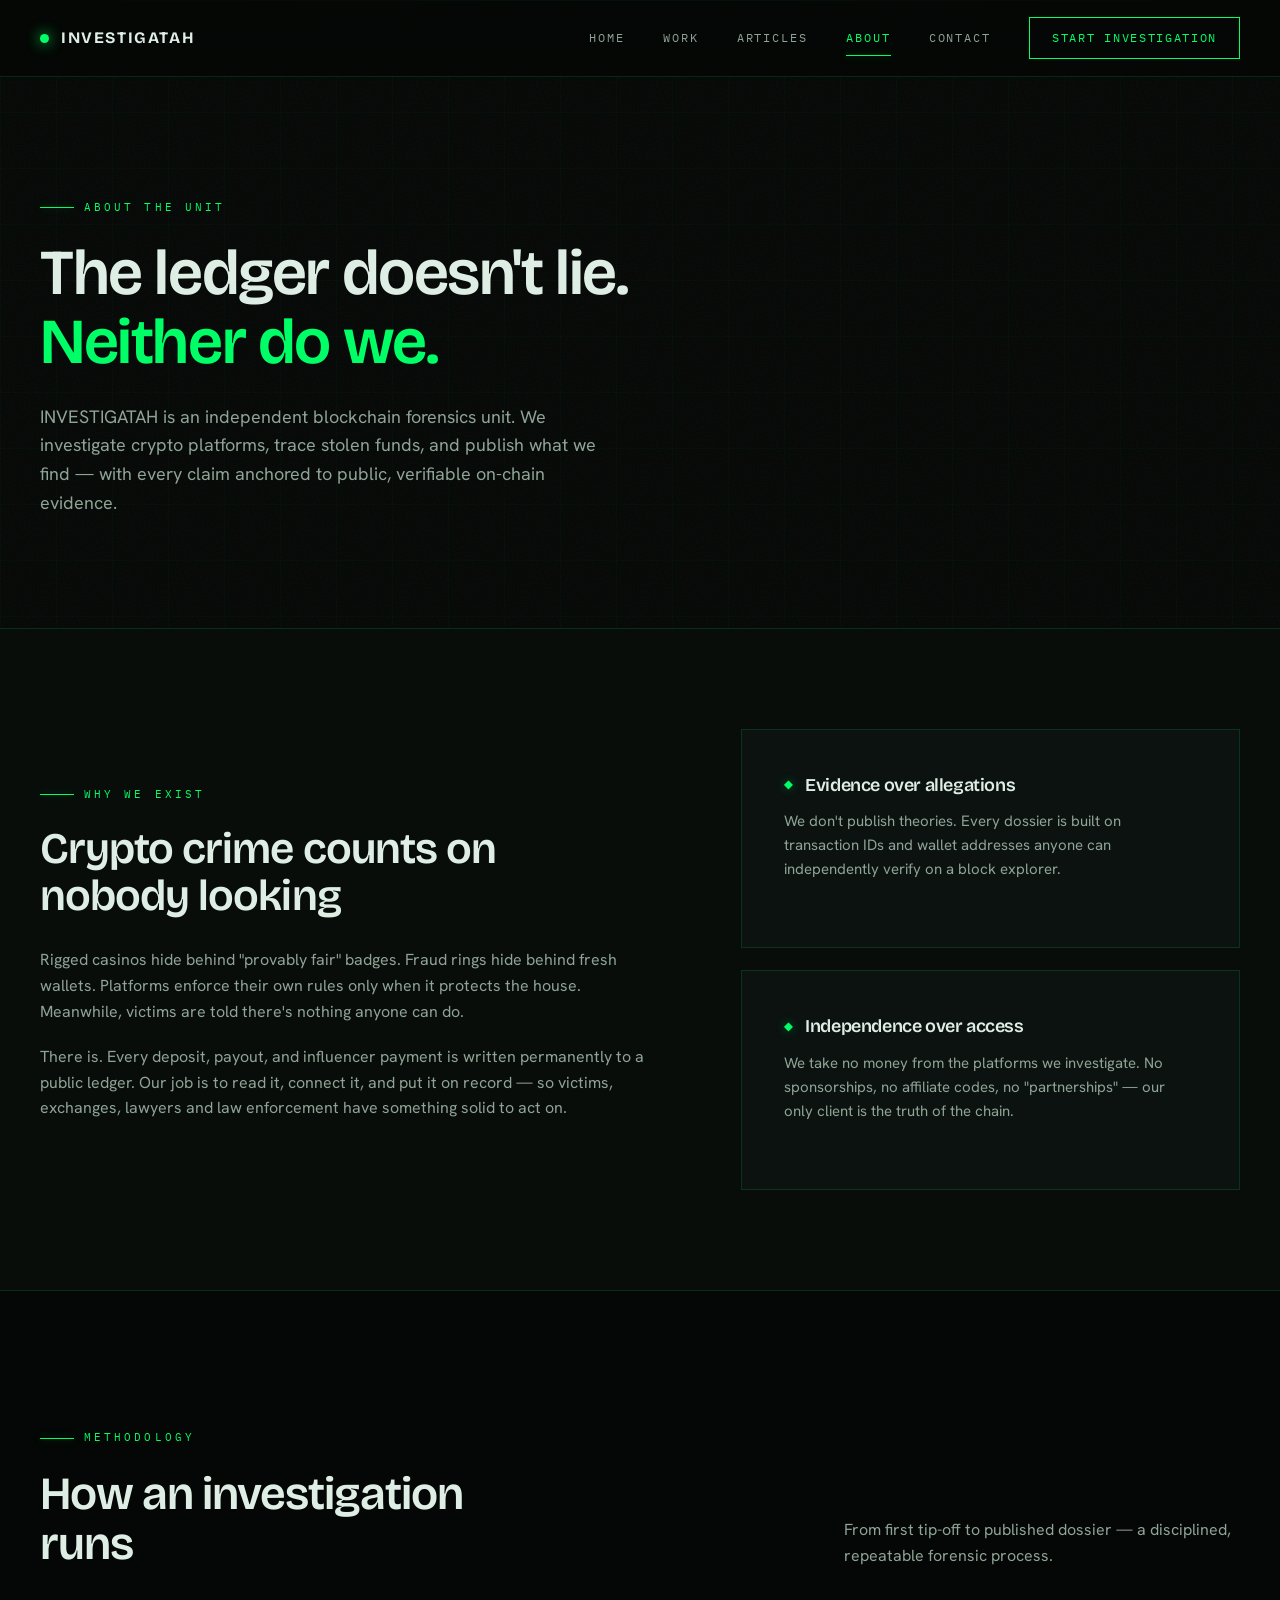
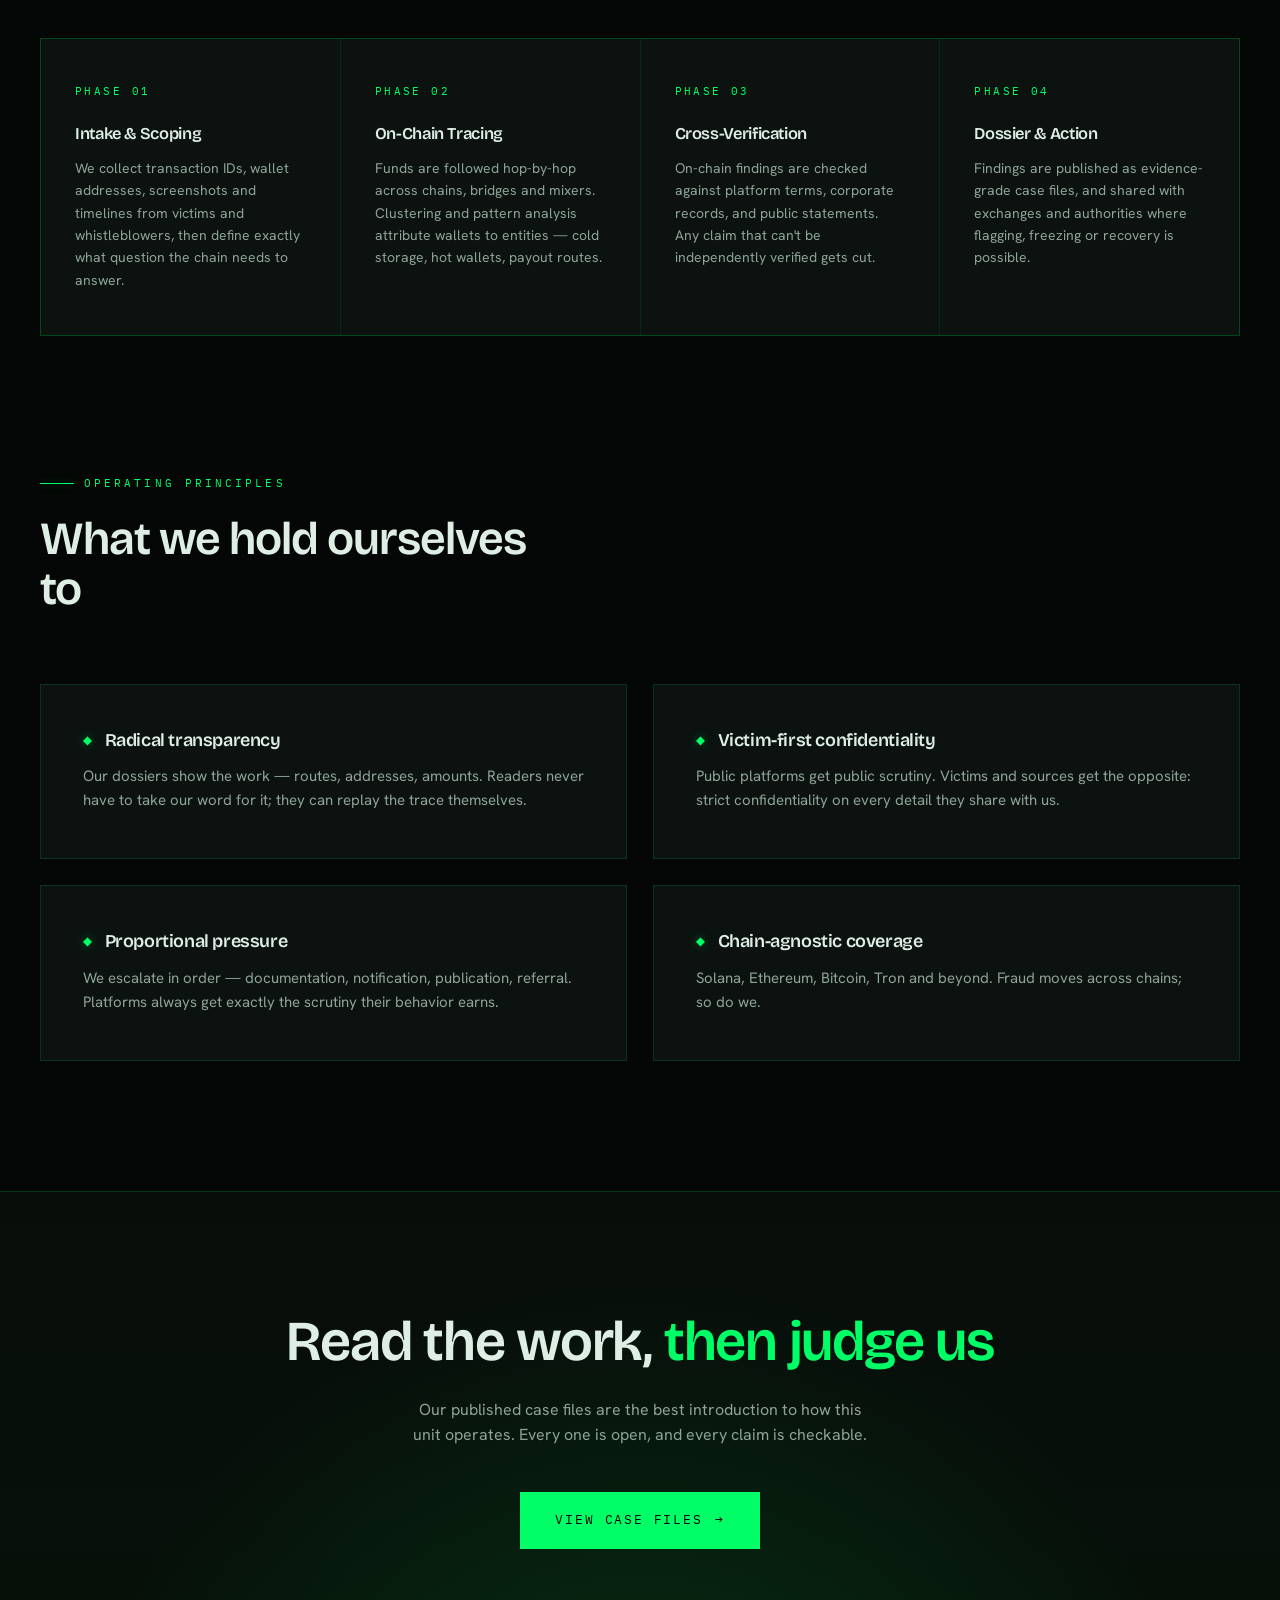
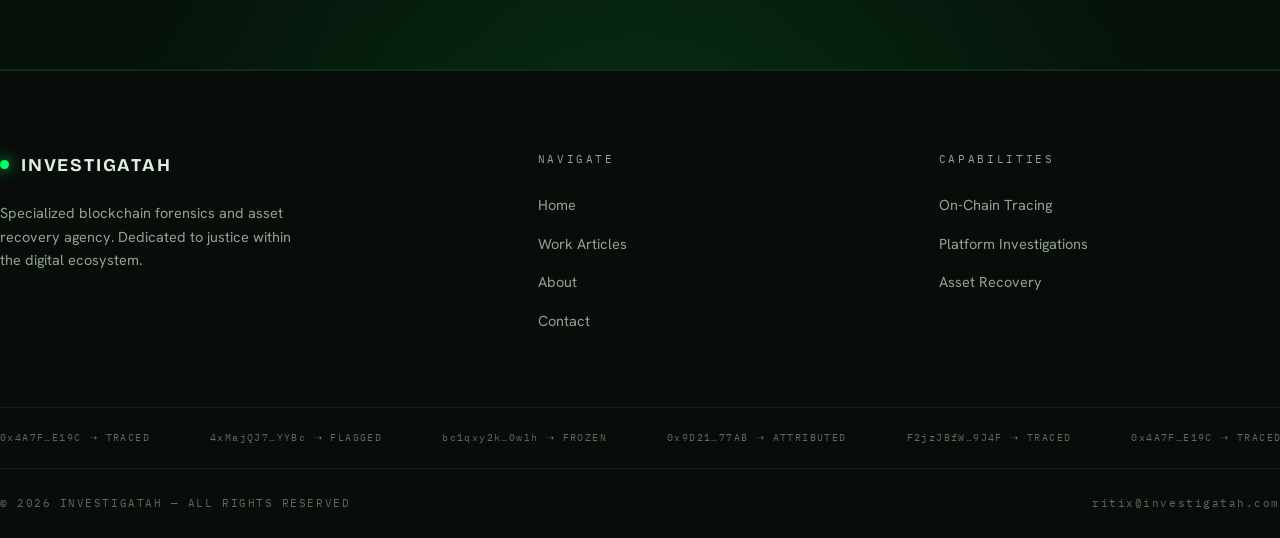
<file: about.html>
<!DOCTYPE html>
<html lang="en">
<head>
<meta charset="UTF-8">
<meta name="viewport" content="width=device-width, initial-scale=1.0">
<title>About INVESTIGATAH: Independent Blockchain Forensics Unit</title>
<meta name="description" content="INVESTIGATAH investigates crypto platforms, traces stolen funds and publishes evidence-grade dossiers anchored to public, verifiable on-chain data. Independent, victim-first, chain-agnostic.">
<meta name="keywords" content="blockchain forensics, crypto investigation, on-chain tracing, crypto asset recovery, crypto casino audit, wallet tracing, crypto fraud investigation, Luck.io investigation, Rollbit investigation, BetBolt investigation">
<meta name="robots" content="index, follow, max-image-preview:large">
<meta name="author" content="INVESTIGATAH">
<meta name="theme-color" content="#040705">
<link rel="canonical" href="https://www.investigatah.com/about.html">
<meta property="og:type" content="website">
<meta property="og:site_name" content="INVESTIGATAH">
<meta property="og:title" content="About INVESTIGATAH: Independent Blockchain Forensics Unit">
<meta property="og:description" content="INVESTIGATAH investigates crypto platforms, traces stolen funds and publishes evidence-grade dossiers anchored to public, verifiable on-chain data. Independent, victim-first, chain-agnostic.">
<meta property="og:url" content="https://www.investigatah.com/about.html">
<meta property="og:locale" content="en_US">
<meta name="twitter:card" content="summary_large_image">
<meta name="twitter:title" content="About INVESTIGATAH: Independent Blockchain Forensics Unit">
<meta name="twitter:description" content="INVESTIGATAH investigates crypto platforms, traces stolen funds and publishes evidence-grade dossiers anchored to public, verifiable on-chain data. Independent, victim-first, chain-agnostic.">
<script type="application/ld+json">
{"@context":"https://schema.org","@type":"AboutPage","name":"About INVESTIGATAH","url":"https://www.investigatah.com/about.html","isPartOf":{"@id":"https://www.investigatah.com/#site"},"about":{"@id":"https://www.investigatah.com/#org"}}
</script>
<link rel="preconnect" href="https://fonts.googleapis.com">
<link rel="preconnect" href="https://fonts.gstatic.com" crossorigin>
<link href="https://fonts.googleapis.com/css2?family=Bricolage+Grotesque:opsz,wght@12..96,500;12..96,600;12..96,700&family=Hanken+Grotesk:wght@400;500;600&family=IBM+Plex+Mono:wght@400;500&display=swap" rel="stylesheet">
<link rel="stylesheet" href="css/style.css">
<link rel="icon" href="data:image/svg+xml,<svg xmlns='http://www.w3.org/2000/svg' viewBox='0 0 32 32'><rect width='32' height='32' fill='%23040705'/><circle cx='16' cy='16' r='7' fill='none' stroke='%2300ff66' stroke-width='2.4'/><circle cx='16' cy='16' r='2.4' fill='%2300ff66'/></svg>">
</head>
<body>

<nav class="nav">
  <div class="nav-in">
    <a href="index.html" class="logo"><span class="dot"></span>INVESTIGATAH</a>
    <div class="nav-links">
      <a href="index.html">Home</a>
      <a href="work.html">Work</a>
      <a href="articles.html">Articles</a>
      <a href="about.html" class="active">About</a>
      <a href="contact.html">Contact</a>
      <a href="contact.html" class="nav-cta">Start Investigation</a>
    </div>
    <button class="burger" aria-label="Menu"><span></span><span></span><span></span></button>
  </div>
</nav>

<header class="page-hero">
  <div class="scanline" aria-hidden="true"></div>
  <div class="wrap">
    <span class="eyebrow rv in">About the Unit</span>
    <h1 class="rv in">The ledger doesn't lie. <span class="green">Neither do we.</span></h1>
    <p class="rv in d1">INVESTIGATAH is an independent blockchain forensics unit. We investigate crypto platforms, trace stolen funds, and publish what we find — with every claim anchored to public, verifiable on-chain evidence.</p>
  </div>
</header>

<section class="sec mission" style="padding:100px 0">
  <div class="wrap mission-grid">
    <div class="rv">
      <span class="eyebrow">Why We Exist</span>
      <h2>Crypto crime counts on nobody looking</h2>
      <p>Rigged casinos hide behind "provably fair" badges. Fraud rings hide behind fresh wallets. Platforms enforce their own rules only when it protects the house. Meanwhile, victims are told there's nothing anyone can do.</p>
      <p>There is. Every deposit, payout, and influencer payment is written permanently to a public ledger. Our job is to read it, connect it, and put it on record — so victims, exchanges, lawyers and law enforcement have something solid to act on.</p>
    </div>
    <div class="rv d1">
      <div class="val" style="margin-bottom:22px">
        <h3>Evidence over allegations</h3>
        <p>We don't publish theories. Every dossier is built on transaction IDs and wallet addresses anyone can independently verify on a block explorer.</p>
      </div>
      <div class="val">
        <h3>Independence over access</h3>
        <p>We take no money from the platforms we investigate. No sponsorships, no affiliate codes, no "partnerships" — our only client is the truth of the chain.</p>
      </div>
    </div>
  </div>
</section>

<section class="sec">
  <div class="wrap">
    <div class="sec-head rv">
      <div>
        <span class="eyebrow">Methodology</span>
        <h2>How an investigation runs</h2>
      </div>
      <p>From first tip-off to published dossier — a disciplined, repeatable forensic process.</p>
    </div>
    <div class="proc-grid">
      <div class="proc rv">
        <span class="ph">PHASE 01</span>
        <h3>Intake &amp; Scoping</h3>
        <p>We collect transaction IDs, wallet addresses, screenshots and timelines from victims and whistleblowers, then define exactly what question the chain needs to answer.</p>
      </div>
      <div class="proc rv d1">
        <span class="ph">PHASE 02</span>
        <h3>On-Chain Tracing</h3>
        <p>Funds are followed hop-by-hop across chains, bridges and mixers. Clustering and pattern analysis attribute wallets to entities — cold storage, hot wallets, payout routes.</p>
      </div>
      <div class="proc rv d2">
        <span class="ph">PHASE 03</span>
        <h3>Cross-Verification</h3>
        <p>On-chain findings are checked against platform terms, corporate records, and public statements. Any claim that can't be independently verified gets cut.</p>
      </div>
      <div class="proc rv d3">
        <span class="ph">PHASE 04</span>
        <h3>Dossier &amp; Action</h3>
        <p>Findings are published as evidence-grade case files, and shared with exchanges and authorities where flagging, freezing or recovery is possible.</p>
      </div>
    </div>
  </div>
</section>

<section class="sec" style="padding-top:0">
  <div class="wrap">
    <div class="sec-head rv">
      <div>
        <span class="eyebrow">Operating Principles</span>
        <h2>What we hold ourselves to</h2>
      </div>
    </div>
    <div class="val-grid">
      <div class="val rv">
        <h3>Radical transparency</h3>
        <p>Our dossiers show the work — routes, addresses, amounts. Readers never have to take our word for it; they can replay the trace themselves.</p>
      </div>
      <div class="val rv d1">
        <h3>Victim-first confidentiality</h3>
        <p>Public platforms get public scrutiny. Victims and sources get the opposite: strict confidentiality on every detail they share with us.</p>
      </div>
      <div class="val rv d2">
        <h3>Proportional pressure</h3>
        <p>We escalate in order — documentation, notification, publication, referral. Platforms always get exactly the scrutiny their behavior earns.</p>
      </div>
      <div class="val rv d3">
        <h3>Chain-agnostic coverage</h3>
        <p>Solana, Ethereum, Bitcoin, Tron and beyond. Fraud moves across chains; so do we.</p>
      </div>
    </div>
  </div>
</section>

<section class="cta-band">
  <div class="wrap rv">
    <h2>Read the work, <span class="green">then judge us</span></h2>
    <p>Our published case files are the best introduction to how this unit operates. Every one is open, and every claim is checkable.</p>
    <a href="work.html" class="btn">View Case Files <span class="arr">→</span></a>
  </div>
</section>

<footer>
  <div class="wrap foot-grid">
    <div>
      <a href="index.html" class="logo"><span class="dot"></span>INVESTIGATAH</a>
      <p>Specialized blockchain forensics and asset recovery agency. Dedicated to justice within the digital ecosystem.</p>
    </div>
    <div>
      <h4>Navigate</h4>
      <ul>
        <li><a href="index.html">Home</a></li>
        <li><a href="work.html">Work</a>
      <a href="articles.html">Articles</a></li>
        <li><a href="about.html">About</a></li>
        <li><a href="contact.html">Contact</a></li>
      </ul>
    </div>
    <div>
      <h4>Capabilities</h4>
      <ul>
        <li><a href="index.html">On-Chain Tracing</a></li>
        <li><a href="work.html">Platform Investigations</a></li>
        <li><a href="contact.html">Asset Recovery</a></li>
      </ul>
    </div>
  </div>
  <div class="foot-hash" aria-hidden="true">
    <div>
      <span>0x4A7F…E19C ➝ TRACED</span><span>4xMajQJ7…YYBc ➝ FLAGGED</span><span>bc1qxy2k…0wlh ➝ FROZEN</span><span>0x9D21…77AB ➝ ATTRIBUTED</span><span>F2jzJBfW…9J4F ➝ TRACED</span>
      <span>0x4A7F…E19C ➝ TRACED</span><span>4xMajQJ7…YYBc ➝ FLAGGED</span><span>bc1qxy2k…0wlh ➝ FROZEN</span><span>0x9D21…77AB ➝ ATTRIBUTED</span><span>F2jzJBfW…9J4F ➝ TRACED</span>
    </div>
  </div>
  <div class="wrap foot-base">
    <span>© 2026 INVESTIGATAH — ALL RIGHTS RESERVED</span>
    <span>ritix@investigatah.com</span>
  </div>
</footer>

<script src="js/main.js"></script>
</body>
</html>

<!-- Test deployment -->
</file>
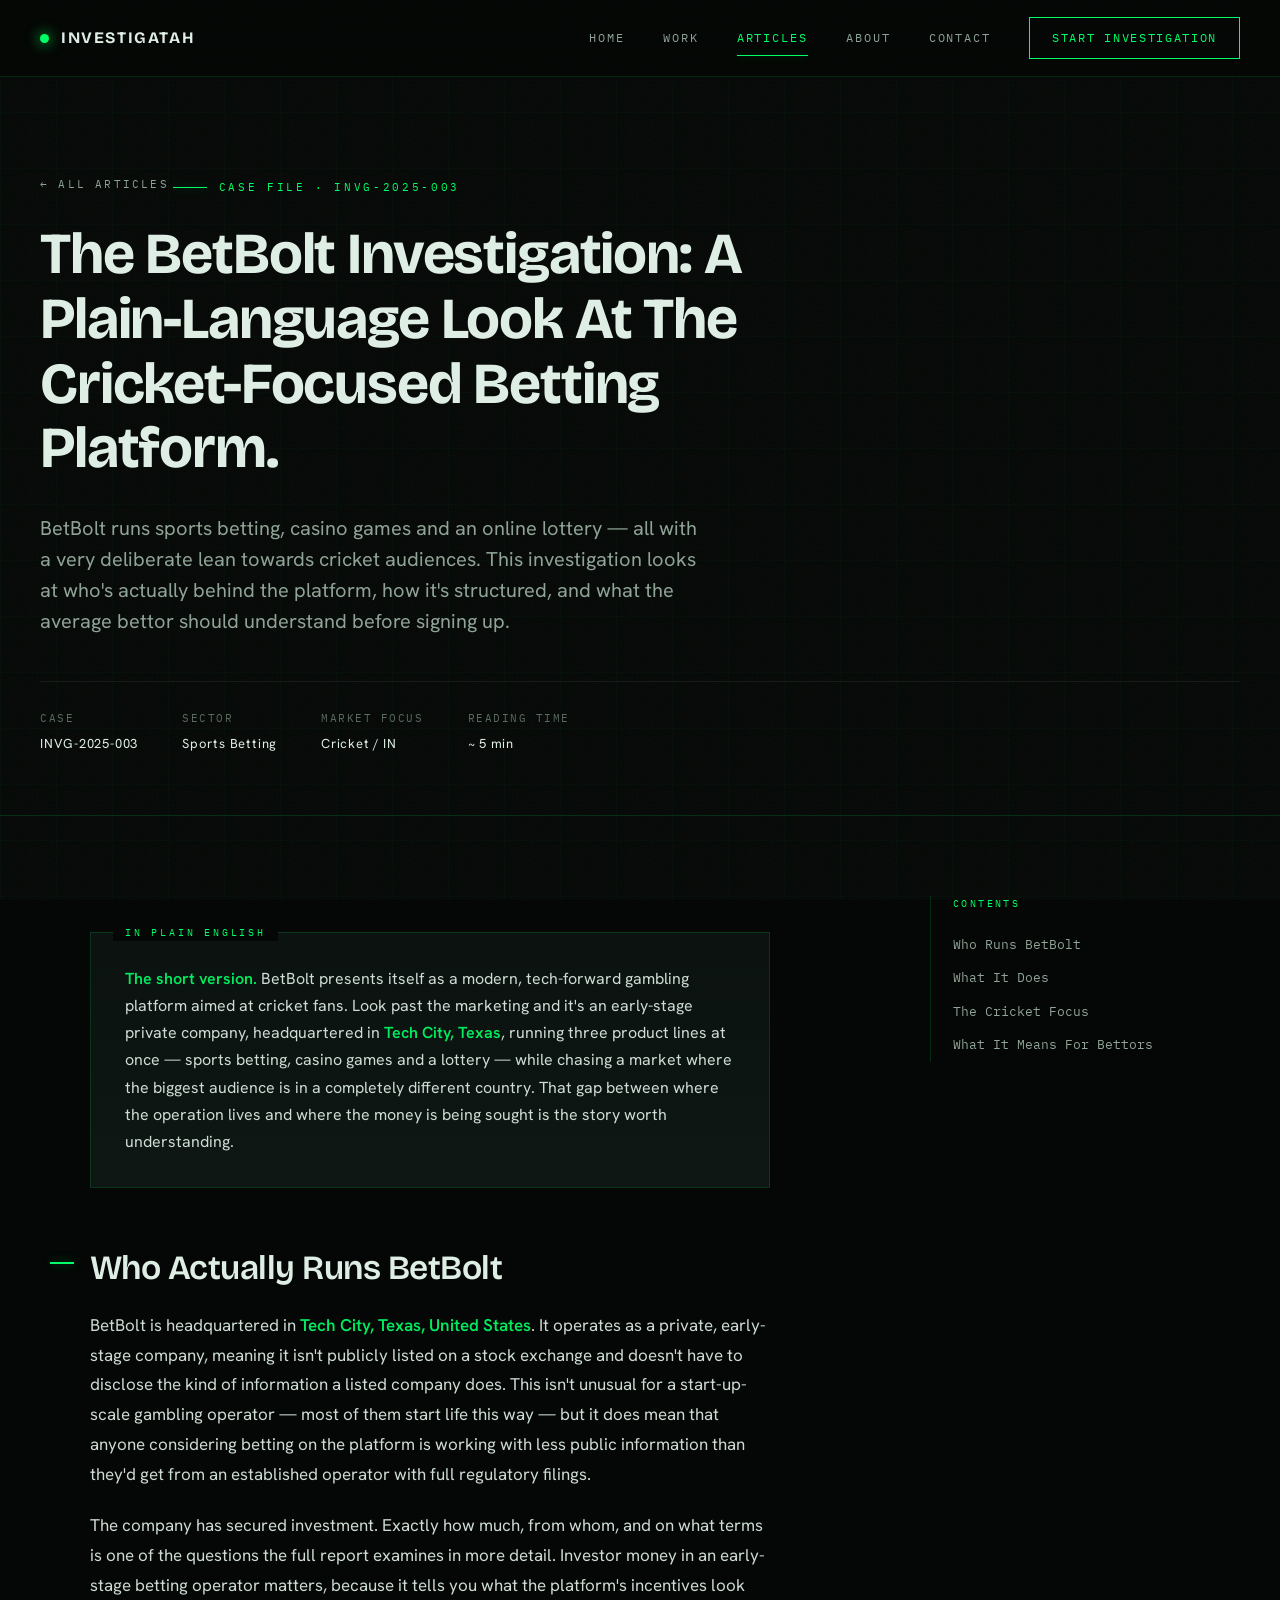
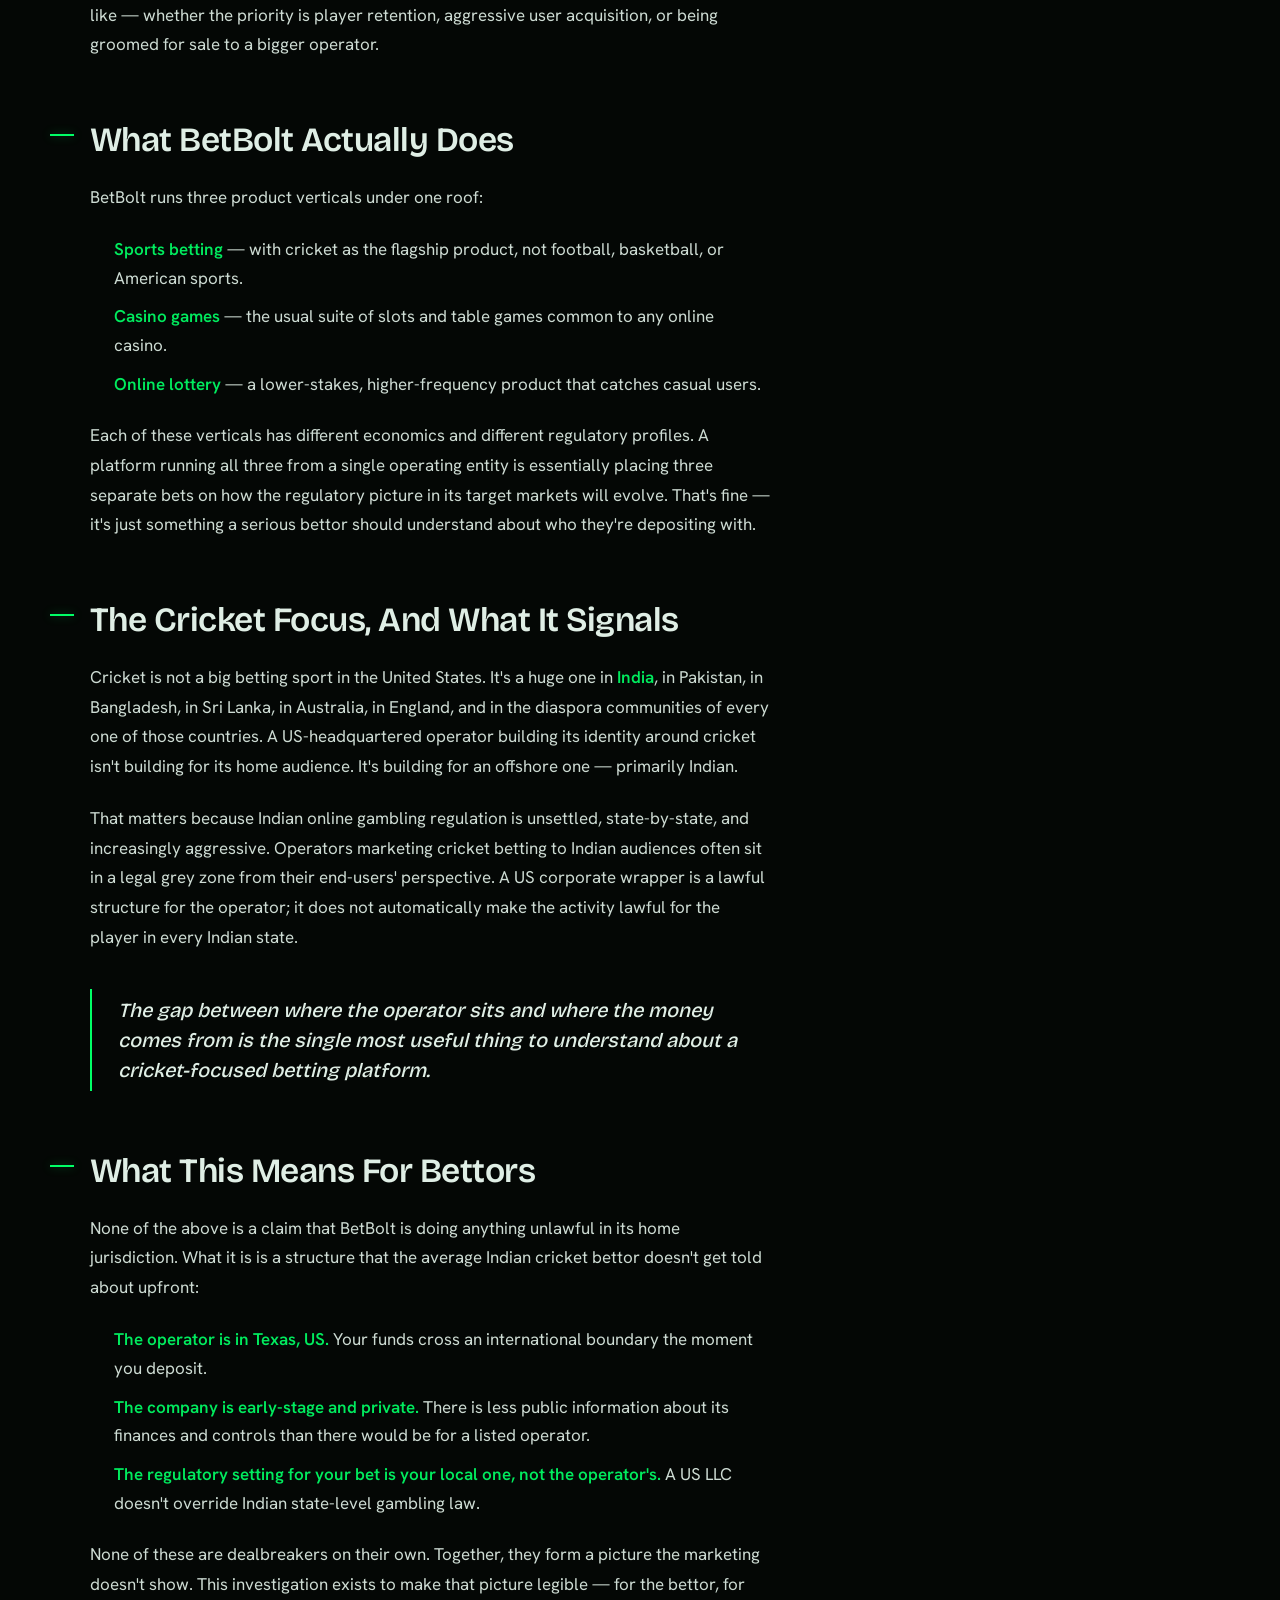
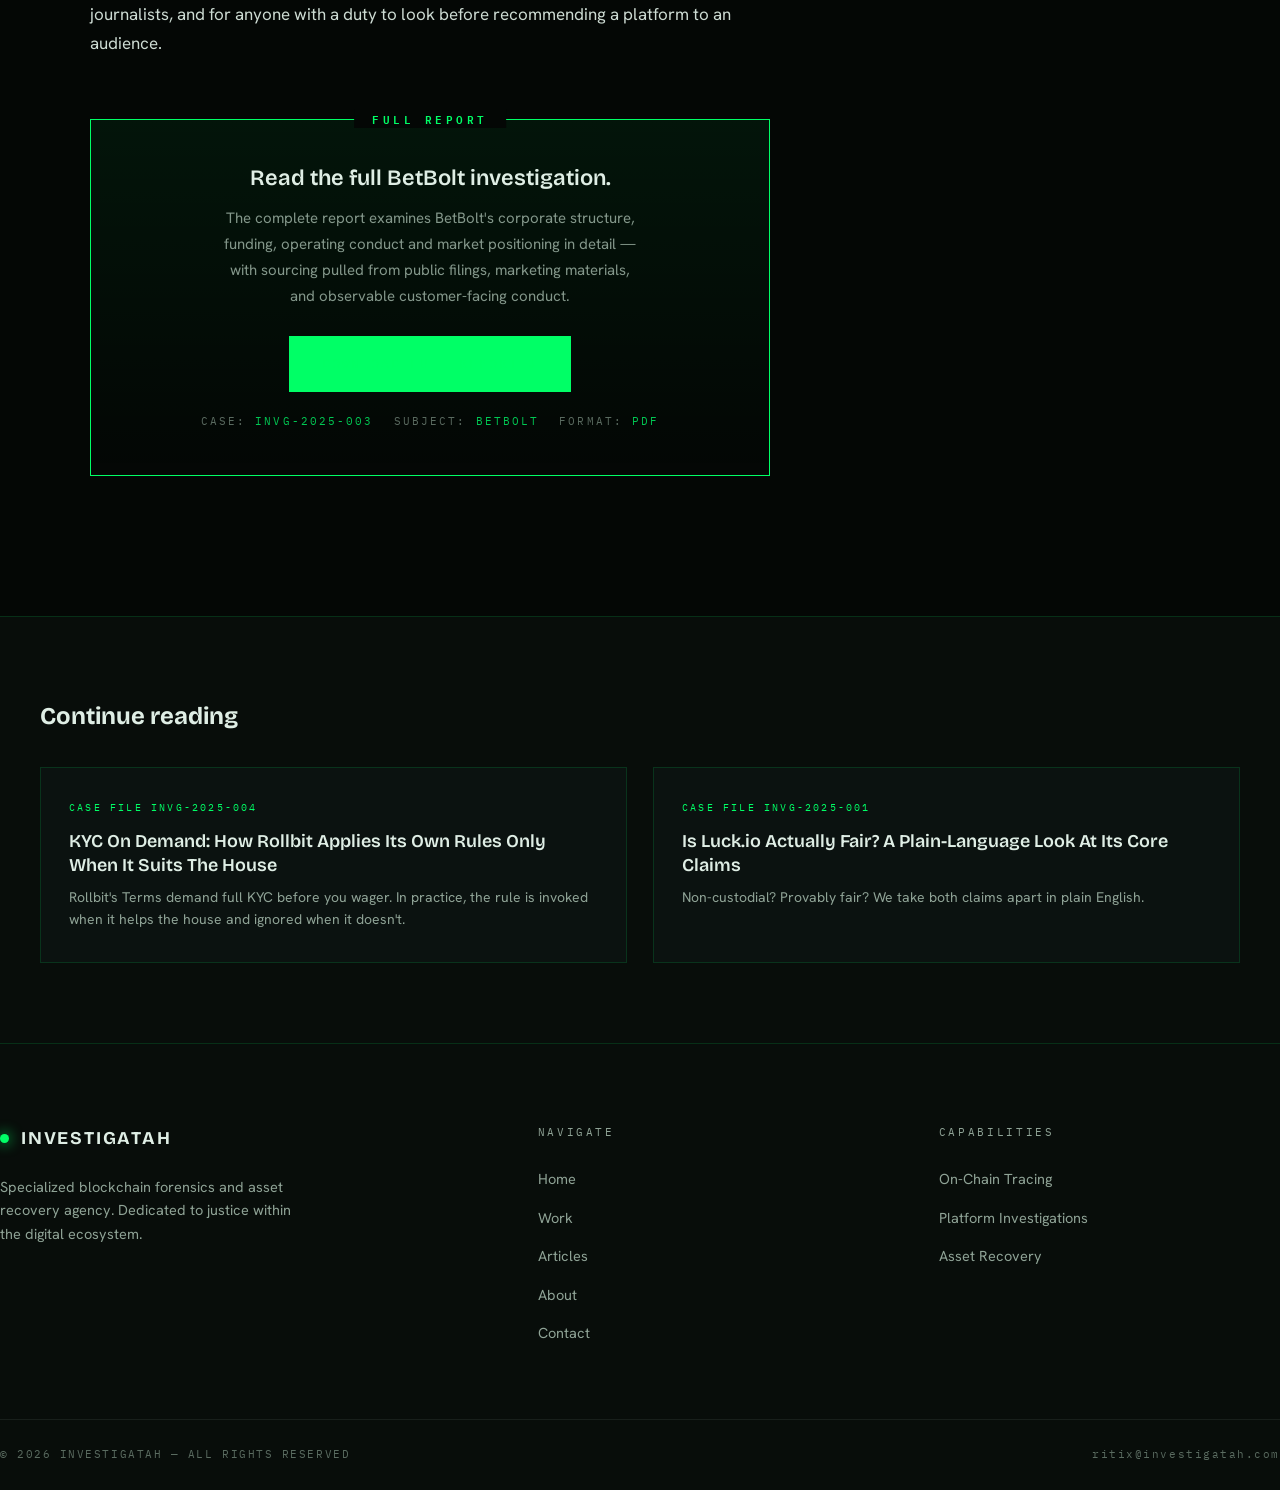
<file: article-betbolt-investigation.html>
<!DOCTYPE html>
<html lang="en">
<head>
<meta charset="UTF-8">
<meta name="viewport" content="width=device-width, initial-scale=1.0">
<title>The BetBolt Investigation: A Plain-Language Look | INVESTIGATAH</title>
<meta name="description" content="BetBolt runs sports betting, casino games and lottery — with a heavy focus on cricket. We look at who's actually behind the platform, how it's structured, and what bettors should know. Full report linked.">
<meta name="robots" content="index, follow, max-image-preview:large">
<meta name="theme-color" content="#040705">
<link rel="canonical" href="https://www.investigatah.com/article-betbolt-investigation.html">
<meta property="og:type" content="article">
<meta property="og:title" content="The BetBolt Investigation: A Plain-Language Look">
<meta property="og:description" content="A look behind the cricket-focused betting platform BetBolt.">
<meta property="og:url" content="https://www.investigatah.com/article-betbolt-investigation.html">
<meta name="twitter:card" content="summary_large_image">
<link rel="preconnect" href="https://fonts.googleapis.com">
<link rel="preconnect" href="https://fonts.gstatic.com" crossorigin>
<link href="https://fonts.googleapis.com/css2?family=Bricolage+Grotesque:opsz,wght@12..96,500;12..96,600;12..96,700&family=Hanken+Grotesk:wght@400;500;600&family=IBM+Plex+Mono:wght@400;500&display=swap" rel="stylesheet">
<link rel="stylesheet" href="css/style.css">
<link rel="icon" href="data:image/svg+xml,<svg xmlns='http://www.w3.org/2000/svg' viewBox='0 0 32 32'><rect width='32' height='32' fill='%23040705'/><circle cx='16' cy='16' r='7' fill='none' stroke='%2300ff66' stroke-width='2.4'/><circle cx='16' cy='16' r='2.4' fill='%2300ff66'/></svg>">
<script type="application/ld+json">
{"@context":"https://schema.org","@type":"Article","headline":"The BetBolt Investigation: A Plain-Language Look","description":"A structural review of BetBolt — a cricket-focused sports betting, casino and lottery platform.","author":{"@type":"Organization","name":"INVESTIGATAH"},"publisher":{"@type":"Organization","name":"INVESTIGATAH"},"mainEntityOfPage":"https://www.investigatah.com/article-betbolt-investigation.html"}
</script>
</head>
<body>
<div class="reading-progress" id="progress"></div>

<nav class="nav">
  <div class="nav-in">
    <a href="index.html" class="logo"><span class="dot"></span>INVESTIGATAH</a>
    <div class="nav-links">
      <a href="index.html">Home</a><a href="work.html">Work</a><a href="articles.html" class="active">Articles</a><a href="about.html">About</a><a href="contact.html">Contact</a>
      <a href="contact.html" class="nav-cta">Start Investigation</a>
    </div>
    <button class="burger" aria-label="Menu"><span></span><span></span><span></span></button>
  </div>
</nav>

<header class="art-header">
  <div class="wrap">
    <a href="articles.html" class="backlink">← All articles</a>
    <span class="case-badge">CASE FILE · INVG-2025-003</span>
    <h1>The BetBolt Investigation: A Plain-Language Look At The Cricket-Focused Betting Platform.</h1>
    <p class="subtitle">BetBolt runs sports betting, casino games and an online lottery — all with a very deliberate lean towards cricket audiences. This investigation looks at who's actually behind the platform, how it's structured, and what the average bettor should understand before signing up.</p>

    <div class="meta-strip">
      <div>CASE<b>INVG-2025-003</b></div>
      <div>SECTOR<b>Sports Betting</b></div>
      <div>MARKET FOCUS<b>Cricket / IN</b></div>
      <div>READING TIME<b>~ 5 min</b></div>
    </div>
  </div>
</header>

<section class="art-body">
  <div class="art-body-grid">
    <article class="art-prose">

      <div class="tldr">
        <p><strong>The short version.</strong> BetBolt presents itself as a modern, tech-forward gambling platform aimed at cricket fans. Look past the marketing and it's an early-stage private company, headquartered in <strong>Tech City, Texas</strong>, running three product lines at once — sports betting, casino games and a lottery — while chasing a market where the biggest audience is in a completely different country. That gap between where the operation lives and where the money is being sought is the story worth understanding.</p>
      </div>

      <h2 id="who-runs-it">Who Actually Runs BetBolt</h2>
      <p>BetBolt is headquartered in <strong>Tech City, Texas, United States</strong>. It operates as a private, early-stage company, meaning it isn't publicly listed on a stock exchange and doesn't have to disclose the kind of information a listed company does. This isn't unusual for a start-up-scale gambling operator — most of them start life this way — but it does mean that anyone considering betting on the platform is working with less public information than they'd get from an established operator with full regulatory filings.</p>
      <p>The company has secured investment. Exactly how much, from whom, and on what terms is one of the questions the full report examines in more detail. Investor money in an early-stage betting operator matters, because it tells you what the platform's incentives look like — whether the priority is player retention, aggressive user acquisition, or being groomed for sale to a bigger operator.</p>

      <h2 id="what-it-does">What BetBolt Actually Does</h2>
      <p>BetBolt runs three product verticals under one roof:</p>
      <ul>
        <li><strong>Sports betting</strong> — with cricket as the flagship product, not football, basketball, or American sports.</li>
        <li><strong>Casino games</strong> — the usual suite of slots and table games common to any online casino.</li>
        <li><strong>Online lottery</strong> — a lower-stakes, higher-frequency product that catches casual users.</li>
      </ul>
      <p>Each of these verticals has different economics and different regulatory profiles. A platform running all three from a single operating entity is essentially placing three separate bets on how the regulatory picture in its target markets will evolve. That's fine — it's just something a serious bettor should understand about who they're depositing with.</p>

      <h2 id="cricket-focus">The Cricket Focus, And What It Signals</h2>
      <p>Cricket is not a big betting sport in the United States. It's a huge one in <strong>India</strong>, in Pakistan, in Bangladesh, in Sri Lanka, in Australia, in England, and in the diaspora communities of every one of those countries. A US-headquartered operator building its identity around cricket isn't building for its home audience. It's building for an offshore one — primarily Indian.</p>
      <p>That matters because Indian online gambling regulation is unsettled, state-by-state, and increasingly aggressive. Operators marketing cricket betting to Indian audiences often sit in a legal grey zone from their end-users' perspective. A US corporate wrapper is a lawful structure for the operator; it does not automatically make the activity lawful for the player in every Indian state.</p>

      <blockquote>The gap between where the operator sits and where the money comes from is the single most useful thing to understand about a cricket-focused betting platform.</blockquote>

      <h2 id="what-it-means">What This Means For Bettors</h2>
      <p>None of the above is a claim that BetBolt is doing anything unlawful in its home jurisdiction. What it is is a structure that the average Indian cricket bettor doesn't get told about upfront:</p>
      <ul>
        <li><strong>The operator is in Texas, US.</strong> Your funds cross an international boundary the moment you deposit.</li>
        <li><strong>The company is early-stage and private.</strong> There is less public information about its finances and controls than there would be for a listed operator.</li>
        <li><strong>The regulatory setting for your bet is your local one, not the operator's.</strong> A US LLC doesn't override Indian state-level gambling law.</li>
      </ul>
      <p>None of these are dealbreakers on their own. Together, they form a picture the marketing doesn't show. This investigation exists to make that picture legible — for the bettor, for journalists, and for anyone with a duty to look before recommending a platform to an audience.</p>

      <div class="pdf-cta">
        <h4>Read the full BetBolt investigation.</h4>
        <p>The complete report examines BetBolt's corporate structure, funding, operating conduct and market positioning in detail — with sourcing pulled from public filings, marketing materials, and observable customer-facing conduct.</p>
        <a class="btn" href="https://docs.google.com/document/d/1Xt2egKXMHDtbsM5XRxKOJDekoFGO29K8O4QJa-qa0w4/export?format=pdf" target="_blank" rel="noopener">Download Full Report ↓</a>
        <div class="meta"><span>Case: <b>INVG-2025-003</b></span><span>Subject: <b>BetBolt</b></span><span>Format: <b>PDF</b></span></div>
      </div>

    </article>

    <aside class="toc" aria-label="On this page">
      <h5>Contents</h5>
      <a href="#who-runs-it">Who Runs BetBolt</a>
      <a href="#what-it-does">What It Does</a>
      <a href="#cricket-focus">The Cricket Focus</a>
      <a href="#what-it-means">What It Means For Bettors</a>
    </aside>
  </div>
</section>

<section class="related">
  <div class="wrap">
    <h4>Continue reading</h4>
    <div class="rel-grid">
      <a class="rel-card" href="article-rollbit-kyc.html">
        <span class="rel-id">CASE FILE INVG-2025-004</span>
        <h5>KYC On Demand: How Rollbit Applies Its Own Rules Only When It Suits The House</h5>
        <p>Rollbit's Terms demand full KYC before you wager. In practice, the rule is invoked when it helps the house and ignored when it doesn't.</p>
      </a>
      <a class="rel-card" href="article-luckio-provably-fair.html">
        <span class="rel-id">CASE FILE INVG-2025-001</span>
        <h5>Is Luck.io Actually Fair? A Plain-Language Look At Its Core Claims</h5>
        <p>Non-custodial? Provably fair? We take both claims apart in plain English.</p>
      </a>
    </div>
  </div>
</section>

<footer>
  <div class="wrap foot-grid">
    <div><a href="index.html" class="logo"><span class="dot"></span>INVESTIGATAH</a><p>Specialized blockchain forensics and asset recovery agency. Dedicated to justice within the digital ecosystem.</p></div>
    <div><h4>Navigate</h4><ul><li><a href="index.html">Home</a></li><li><a href="work.html">Work</a></li><li><a href="articles.html">Articles</a></li><li><a href="about.html">About</a></li><li><a href="contact.html">Contact</a></li></ul></div>
    <div><h4>Capabilities</h4><ul><li><a href="index.html">On-Chain Tracing</a></li><li><a href="work.html">Platform Investigations</a></li><li><a href="contact.html">Asset Recovery</a></li></ul></div>
  </div>
  <div class="wrap foot-base"><span>© 2026 INVESTIGATAH — ALL RIGHTS RESERVED</span><span>ritix@investigatah.com</span></div>
</footer>

<script src="js/main.js"></script>
<script>
const bar=document.getElementById('progress');
addEventListener('scroll',()=>{const h=document.documentElement.scrollHeight-innerHeight;bar.style.width=Math.min(100,(scrollY/h)*100)+'%'});
const toc=document.querySelectorAll('.toc a'),heads=[...document.querySelectorAll('.art-prose h2')];
const so=new IntersectionObserver(es=>{es.forEach(e=>{if(e.isIntersecting){const id=e.target.id;toc.forEach(a=>a.classList.toggle('active',a.getAttribute('href')==='#'+id))}})},{rootMargin:'-30% 0px -65% 0px'});
heads.forEach(h=>so.observe(h));
</script>
</body>
</html>
</file>
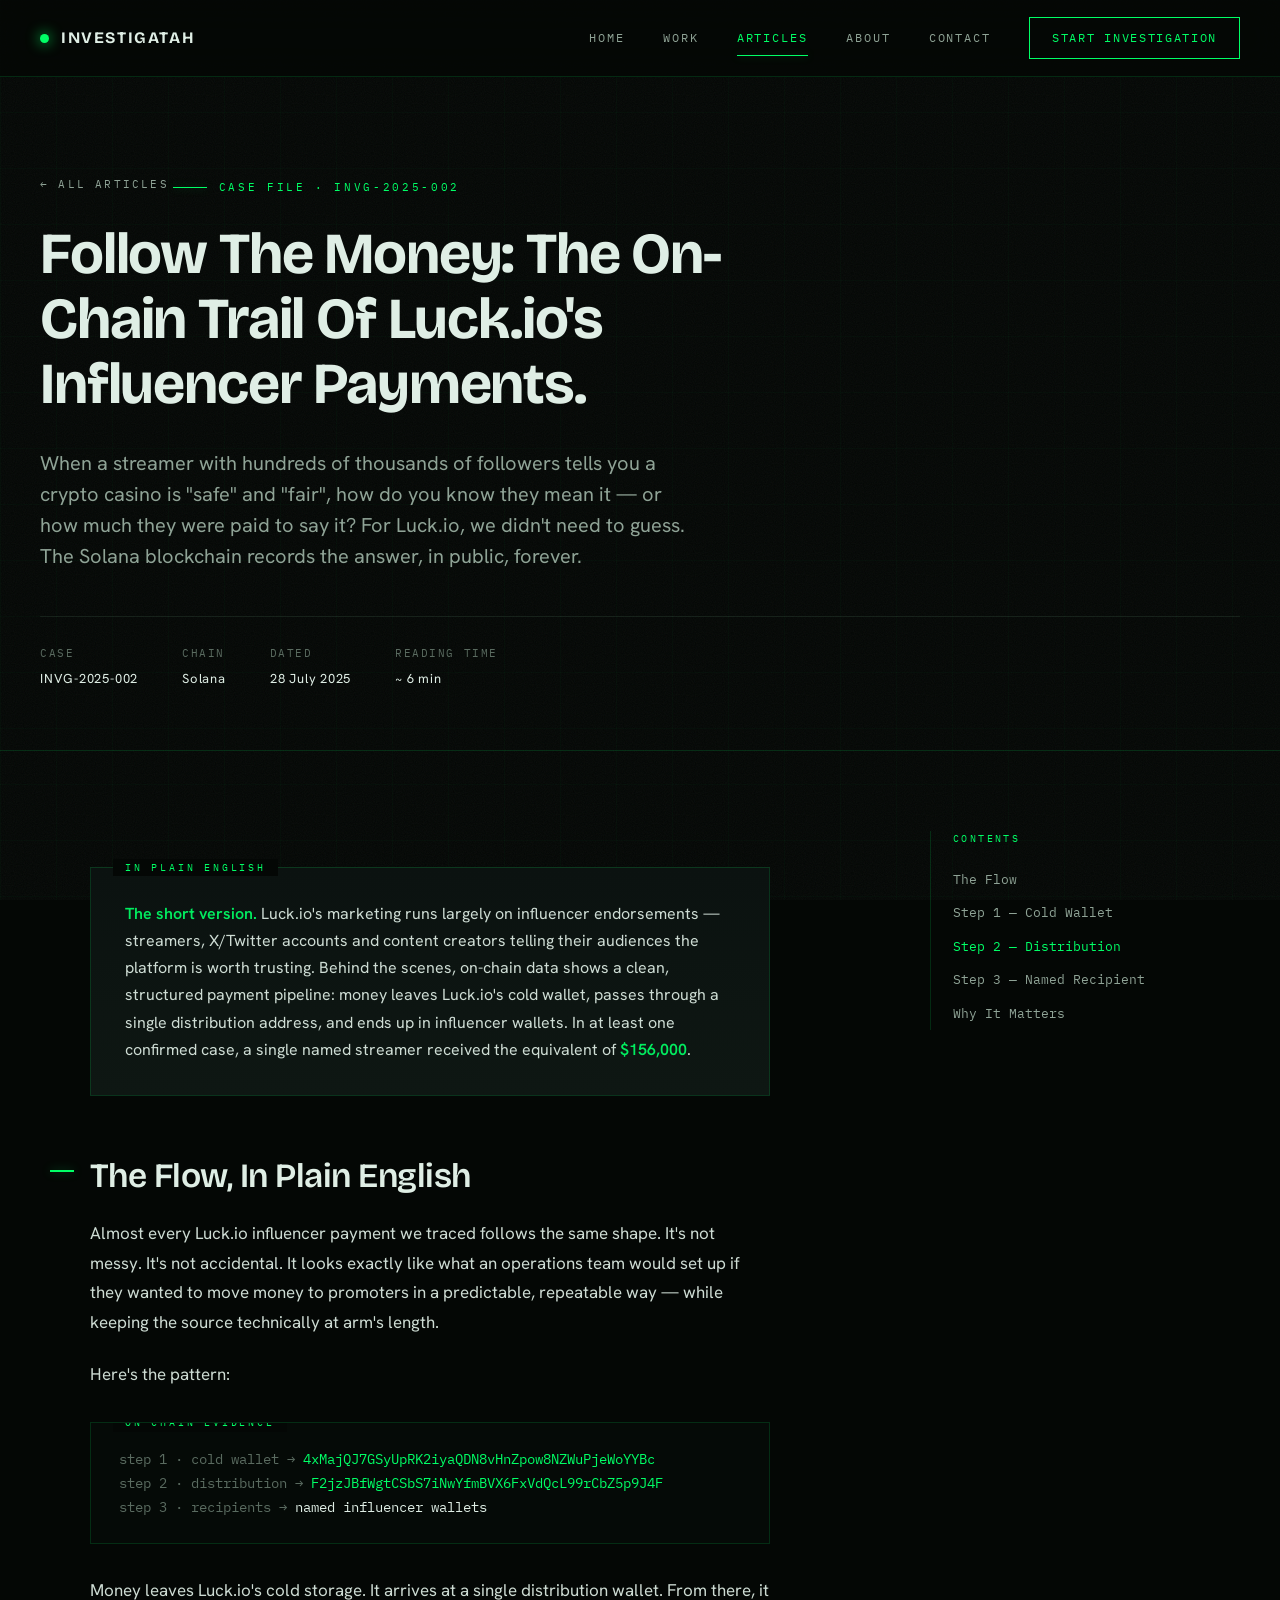
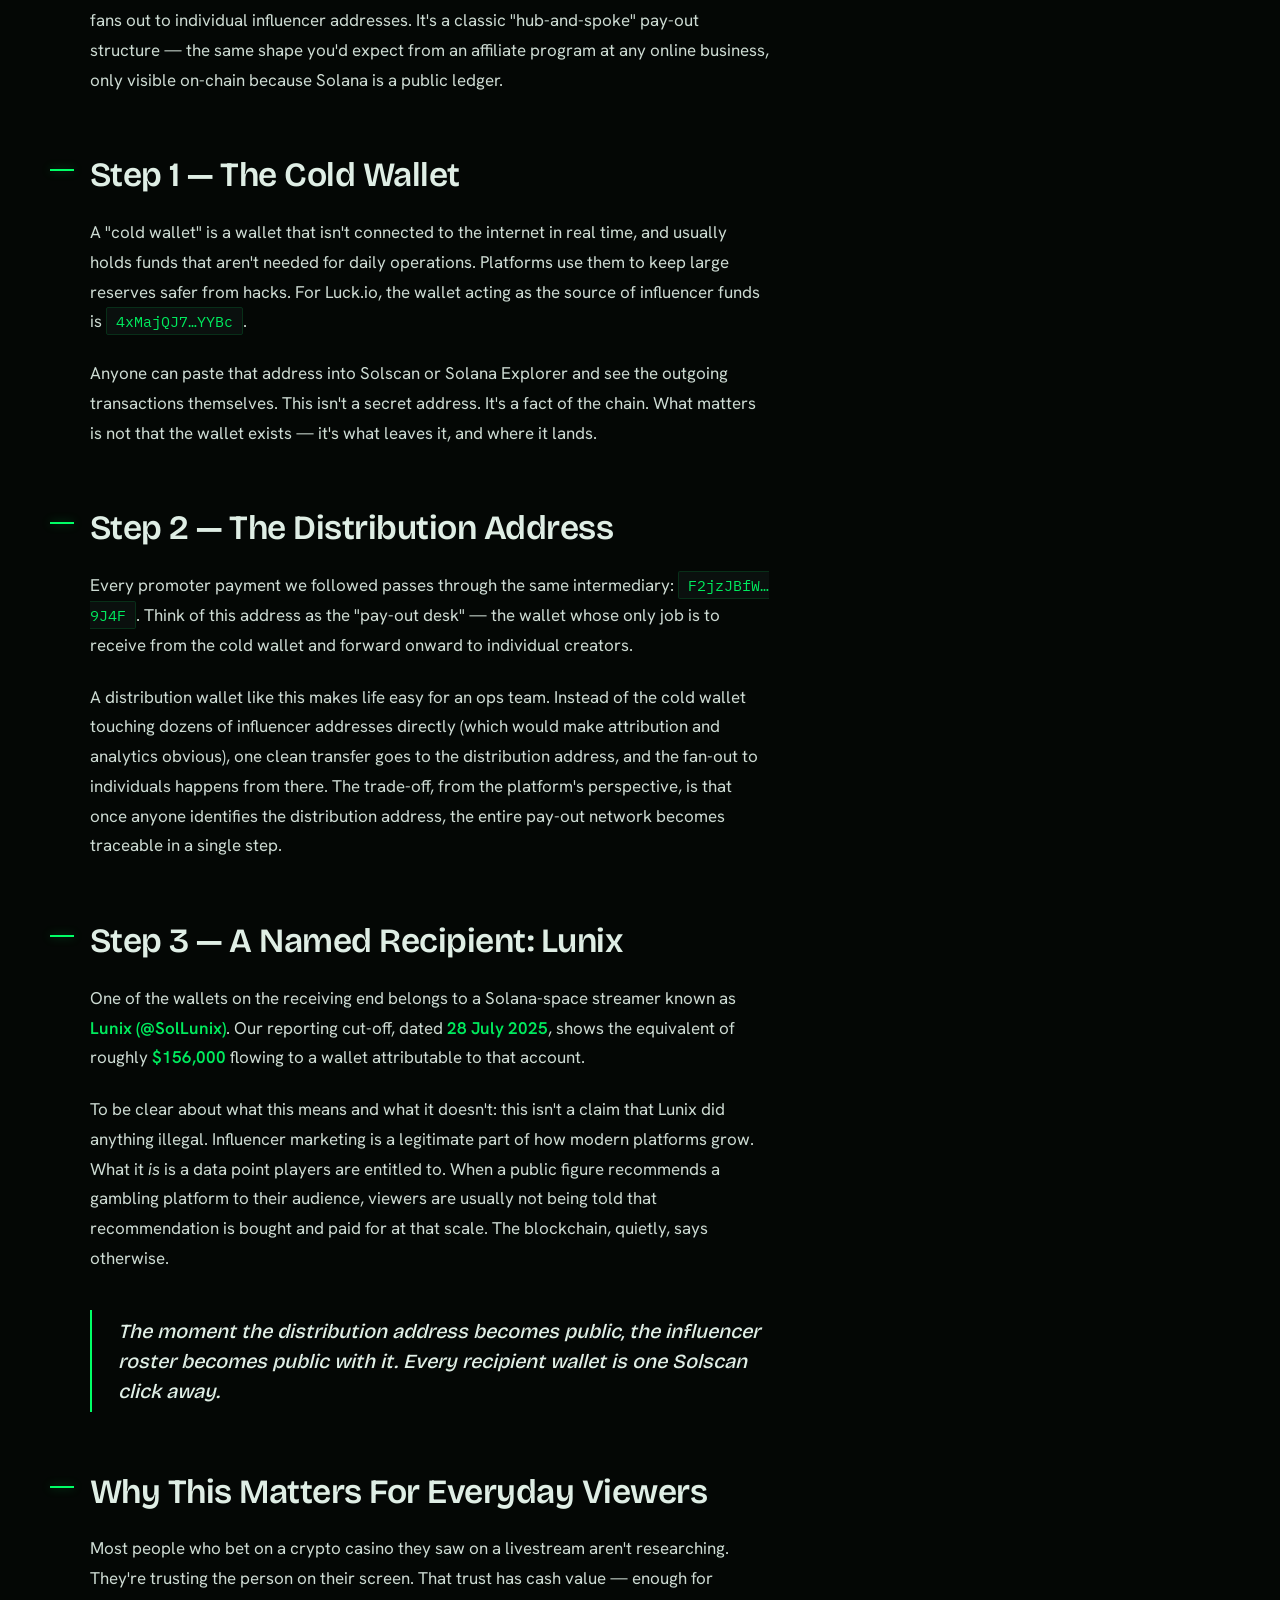
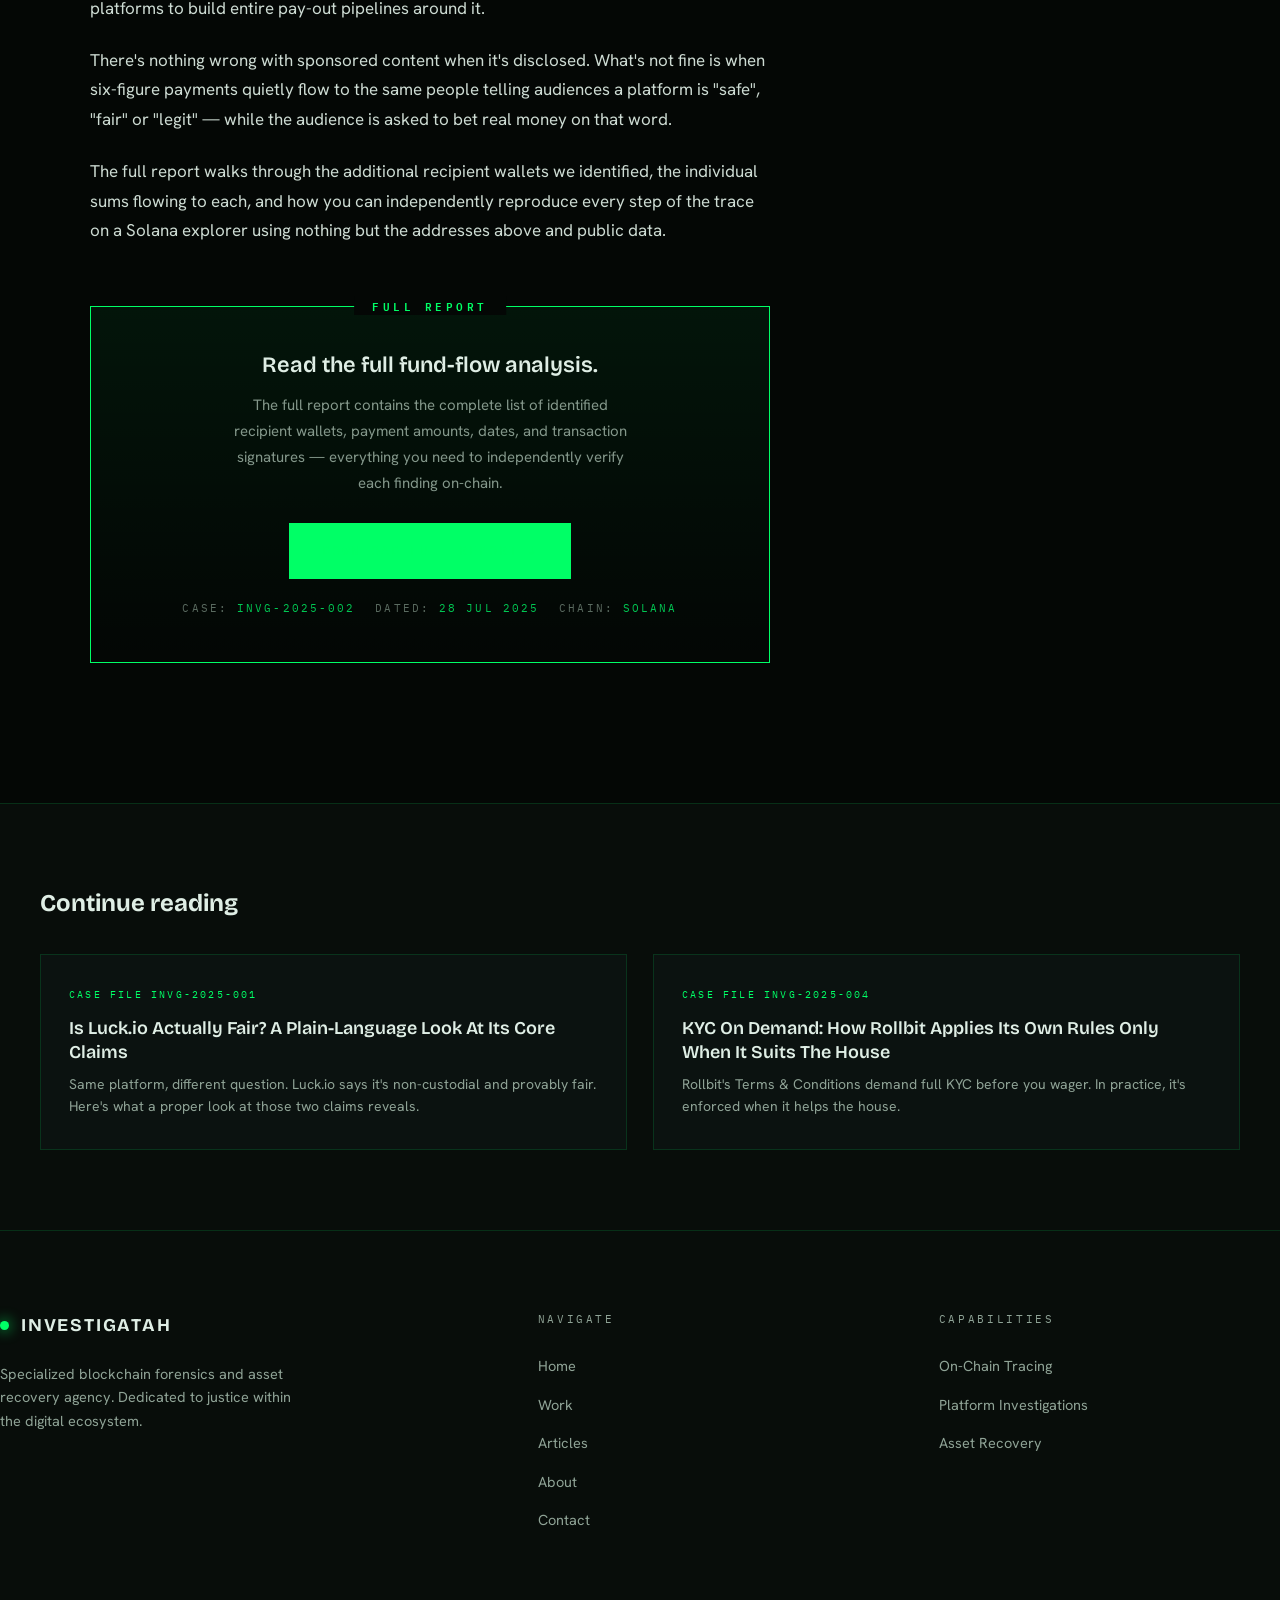
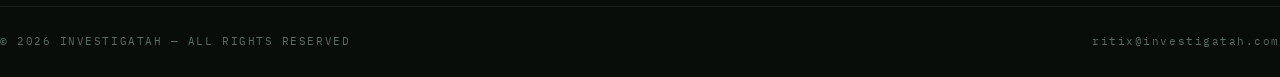
<file: article-luckio-influencers.html>
<!DOCTYPE html>
<html lang="en">
<head>
<meta charset="UTF-8">
<meta name="viewport" content="width=device-width, initial-scale=1.0">
<title>Follow the Money: Luck.io's Influencer Payment Trail | INVESTIGATAH</title>
<meta name="description" content="We traced the on-chain path from Luck.io's cold wallet, through an intermediary distribution address, into the wallets of influencers promoting the platform — including one streamer's $156k payout. Full report linked.">
<meta name="robots" content="index, follow, max-image-preview:large">
<meta name="theme-color" content="#040705">
<link rel="canonical" href="https://www.investigatah.com/article-luckio-influencers.html">
<meta property="og:type" content="article">
<meta property="og:title" content="Follow the Money: Luck.io's Influencer Payment Trail">
<meta property="og:description" content="The on-chain trail from Luck.io's cold wallet into influencer pockets.">
<meta property="og:url" content="https://www.investigatah.com/article-luckio-influencers.html">
<meta name="twitter:card" content="summary_large_image">
<link rel="preconnect" href="https://fonts.googleapis.com">
<link rel="preconnect" href="https://fonts.gstatic.com" crossorigin>
<link href="https://fonts.googleapis.com/css2?family=Bricolage+Grotesque:opsz,wght@12..96,500;12..96,600;12..96,700&family=Hanken+Grotesk:wght@400;500;600&family=IBM+Plex+Mono:wght@400;500&display=swap" rel="stylesheet">
<link rel="stylesheet" href="css/style.css">
<link rel="icon" href="data:image/svg+xml,<svg xmlns='http://www.w3.org/2000/svg' viewBox='0 0 32 32'><rect width='32' height='32' fill='%23040705'/><circle cx='16' cy='16' r='7' fill='none' stroke='%2300ff66' stroke-width='2.4'/><circle cx='16' cy='16' r='2.4' fill='%2300ff66'/></svg>">
<script type="application/ld+json">
{"@context":"https://schema.org","@type":"Article","headline":"Follow the Money: Luck.io's Influencer Payment Trail","datePublished":"2025-07-28","description":"An on-chain trace of Luck.io's payments to influencer promoters.","author":{"@type":"Organization","name":"INVESTIGATAH"},"publisher":{"@type":"Organization","name":"INVESTIGATAH"},"mainEntityOfPage":"https://www.investigatah.com/article-luckio-influencers.html"}
</script>
</head>
<body>
<div class="reading-progress" id="progress"></div>

<nav class="nav">
  <div class="nav-in">
    <a href="index.html" class="logo"><span class="dot"></span>INVESTIGATAH</a>
    <div class="nav-links">
      <a href="index.html">Home</a><a href="work.html">Work</a><a href="articles.html" class="active">Articles</a><a href="about.html">About</a><a href="contact.html">Contact</a>
      <a href="contact.html" class="nav-cta">Start Investigation</a>
    </div>
    <button class="burger" aria-label="Menu"><span></span><span></span><span></span></button>
  </div>
</nav>

<header class="art-header">
  <div class="wrap">
    <a href="articles.html" class="backlink">← All articles</a>
    <span class="case-badge">CASE FILE · INVG-2025-002</span>
    <h1>Follow The Money: The On-Chain Trail Of Luck.io's Influencer Payments.</h1>
    <p class="subtitle">When a streamer with hundreds of thousands of followers tells you a crypto casino is "safe" and "fair", how do you know they mean it — or how much they were paid to say it? For Luck.io, we didn't need to guess. The Solana blockchain records the answer, in public, forever.</p>

    <div class="meta-strip">
      <div>CASE<b>INVG-2025-002</b></div>
      <div>CHAIN<b>Solana</b></div>
      <div>DATED<b>28 July 2025</b></div>
      <div>READING TIME<b>~ 6 min</b></div>
    </div>
  </div>
</header>

<section class="art-body">
  <div class="art-body-grid">
    <article class="art-prose">

      <div class="tldr">
        <p><strong>The short version.</strong> Luck.io's marketing runs largely on influencer endorsements — streamers, X/Twitter accounts and content creators telling their audiences the platform is worth trusting. Behind the scenes, on-chain data shows a clean, structured payment pipeline: money leaves Luck.io's cold wallet, passes through a single distribution address, and ends up in influencer wallets. In at least one confirmed case, a single named streamer received the equivalent of <strong>$156,000</strong>.</p>
      </div>

      <h2 id="the-flow">The Flow, In Plain English</h2>
      <p>Almost every Luck.io influencer payment we traced follows the same shape. It's not messy. It's not accidental. It looks exactly like what an operations team would set up if they wanted to move money to promoters in a predictable, repeatable way — while keeping the source technically at arm's length.</p>
      <p>Here's the pattern:</p>

      <div class="chain">
        <div><span class="k">step 1 · cold wallet →</span> <span class="hash">4xMajQJ7GSyUpRK2iyaQDN8vHnZpow8NZWuPjeWoYYBc</span></div>
        <div><span class="k">step 2 · distribution →</span> <span class="hash">F2jzJBfWgtCSbS7iNwYfmBVX6FxVdQcL99rCbZ5p9J4F</span></div>
        <div><span class="k">step 3 · recipients →</span> <span class="v">named influencer wallets</span></div>
      </div>

      <p>Money leaves Luck.io's cold storage. It arrives at a single distribution wallet. From there, it fans out to individual influencer addresses. It's a classic "hub-and-spoke" pay-out structure — the same shape you'd expect from an affiliate program at any online business, only visible on-chain because Solana is a public ledger.</p>

      <h2 id="the-cold-wallet">Step 1 — The Cold Wallet</h2>
      <p>A "cold wallet" is a wallet that isn't connected to the internet in real time, and usually holds funds that aren't needed for daily operations. Platforms use them to keep large reserves safer from hacks. For Luck.io, the wallet acting as the source of influencer funds is <span class="wallet">4xMajQJ7…YYBc</span>.</p>
      <p>Anyone can paste that address into Solscan or Solana Explorer and see the outgoing transactions themselves. This isn't a secret address. It's a fact of the chain. What matters is not that the wallet exists — it's what leaves it, and where it lands.</p>

      <h2 id="the-distribution">Step 2 — The Distribution Address</h2>
      <p>Every promoter payment we followed passes through the same intermediary: <span class="wallet">F2jzJBfW…9J4F</span>. Think of this address as the "pay-out desk" — the wallet whose only job is to receive from the cold wallet and forward onward to individual creators.</p>
      <p>A distribution wallet like this makes life easy for an ops team. Instead of the cold wallet touching dozens of influencer addresses directly (which would make attribution and analytics obvious), one clean transfer goes to the distribution address, and the fan-out to individuals happens from there. The trade-off, from the platform's perspective, is that once anyone identifies the distribution address, the entire pay-out network becomes traceable in a single step.</p>

      <h2 id="a-named-recipient">Step 3 — A Named Recipient: Lunix</h2>
      <p>One of the wallets on the receiving end belongs to a Solana-space streamer known as <strong>Lunix (@SolLunix)</strong>. Our reporting cut-off, dated <strong>28 July 2025</strong>, shows the equivalent of roughly <strong>$156,000</strong> flowing to a wallet attributable to that account.</p>
      <p>To be clear about what this means and what it doesn't: this isn't a claim that Lunix did anything illegal. Influencer marketing is a legitimate part of how modern platforms grow. What it <em>is</em> is a data point players are entitled to. When a public figure recommends a gambling platform to their audience, viewers are usually not being told that recommendation is bought and paid for at that scale. The blockchain, quietly, says otherwise.</p>

      <blockquote>The moment the distribution address becomes public, the influencer roster becomes public with it. Every recipient wallet is one Solscan click away.</blockquote>

      <h2 id="why-this-matters">Why This Matters For Everyday Viewers</h2>
      <p>Most people who bet on a crypto casino they saw on a livestream aren't researching. They're trusting the person on their screen. That trust has cash value — enough for platforms to build entire pay-out pipelines around it.</p>
      <p>There's nothing wrong with sponsored content when it's disclosed. What's not fine is when six-figure payments quietly flow to the same people telling audiences a platform is "safe", "fair" or "legit" — while the audience is asked to bet real money on that word.</p>
      <p>The full report walks through the additional recipient wallets we identified, the individual sums flowing to each, and how you can independently reproduce every step of the trace on a Solana explorer using nothing but the addresses above and public data.</p>

      <div class="pdf-cta">
        <h4>Read the full fund-flow analysis.</h4>
        <p>The full report contains the complete list of identified recipient wallets, payment amounts, dates, and transaction signatures — everything you need to independently verify each finding on-chain.</p>
        <a class="btn" href="https://docs.google.com/document/d/1EfE0NoPqd5JnNkEyyxiYQgOMSNT-ZAZcoBadZukLFEc/export?format=pdf" target="_blank" rel="noopener">Download Full Report ↓</a>
        <div class="meta"><span>Case: <b>INVG-2025-002</b></span><span>Dated: <b>28 Jul 2025</b></span><span>Chain: <b>Solana</b></span></div>
      </div>

    </article>

    <aside class="toc" aria-label="On this page">
      <h5>Contents</h5>
      <a href="#the-flow">The Flow</a>
      <a href="#the-cold-wallet">Step 1 — Cold Wallet</a>
      <a href="#the-distribution">Step 2 — Distribution</a>
      <a href="#a-named-recipient">Step 3 — Named Recipient</a>
      <a href="#why-this-matters">Why It Matters</a>
    </aside>
  </div>
</section>

<section class="related">
  <div class="wrap">
    <h4>Continue reading</h4>
    <div class="rel-grid">
      <a class="rel-card" href="article-luckio-provably-fair.html">
        <span class="rel-id">CASE FILE INVG-2025-001</span>
        <h5>Is Luck.io Actually Fair? A Plain-Language Look At Its Core Claims</h5>
        <p>Same platform, different question. Luck.io says it's non-custodial and provably fair. Here's what a proper look at those two claims reveals.</p>
      </a>
      <a class="rel-card" href="article-rollbit-kyc.html">
        <span class="rel-id">CASE FILE INVG-2025-004</span>
        <h5>KYC On Demand: How Rollbit Applies Its Own Rules Only When It Suits The House</h5>
        <p>Rollbit's Terms &amp; Conditions demand full KYC before you wager. In practice, it's enforced when it helps the house.</p>
      </a>
    </div>
  </div>
</section>

<footer>
  <div class="wrap foot-grid">
    <div><a href="index.html" class="logo"><span class="dot"></span>INVESTIGATAH</a><p>Specialized blockchain forensics and asset recovery agency. Dedicated to justice within the digital ecosystem.</p></div>
    <div><h4>Navigate</h4><ul><li><a href="index.html">Home</a></li><li><a href="work.html">Work</a></li><li><a href="articles.html">Articles</a></li><li><a href="about.html">About</a></li><li><a href="contact.html">Contact</a></li></ul></div>
    <div><h4>Capabilities</h4><ul><li><a href="index.html">On-Chain Tracing</a></li><li><a href="work.html">Platform Investigations</a></li><li><a href="contact.html">Asset Recovery</a></li></ul></div>
  </div>
  <div class="wrap foot-base"><span>© 2026 INVESTIGATAH — ALL RIGHTS RESERVED</span><span>ritix@investigatah.com</span></div>
</footer>

<script src="js/main.js"></script>
<script>
const bar=document.getElementById('progress');
addEventListener('scroll',()=>{const h=document.documentElement.scrollHeight-innerHeight;bar.style.width=Math.min(100,(scrollY/h)*100)+'%'});
const toc=document.querySelectorAll('.toc a'),heads=[...document.querySelectorAll('.art-prose h2')];
const so=new IntersectionObserver(es=>{es.forEach(e=>{if(e.isIntersecting){const id=e.target.id;toc.forEach(a=>a.classList.toggle('active',a.getAttribute('href')==='#'+id))}})},{rootMargin:'-30% 0px -65% 0px'});
heads.forEach(h=>so.observe(h));
</script>
</body>
</html>
</file>
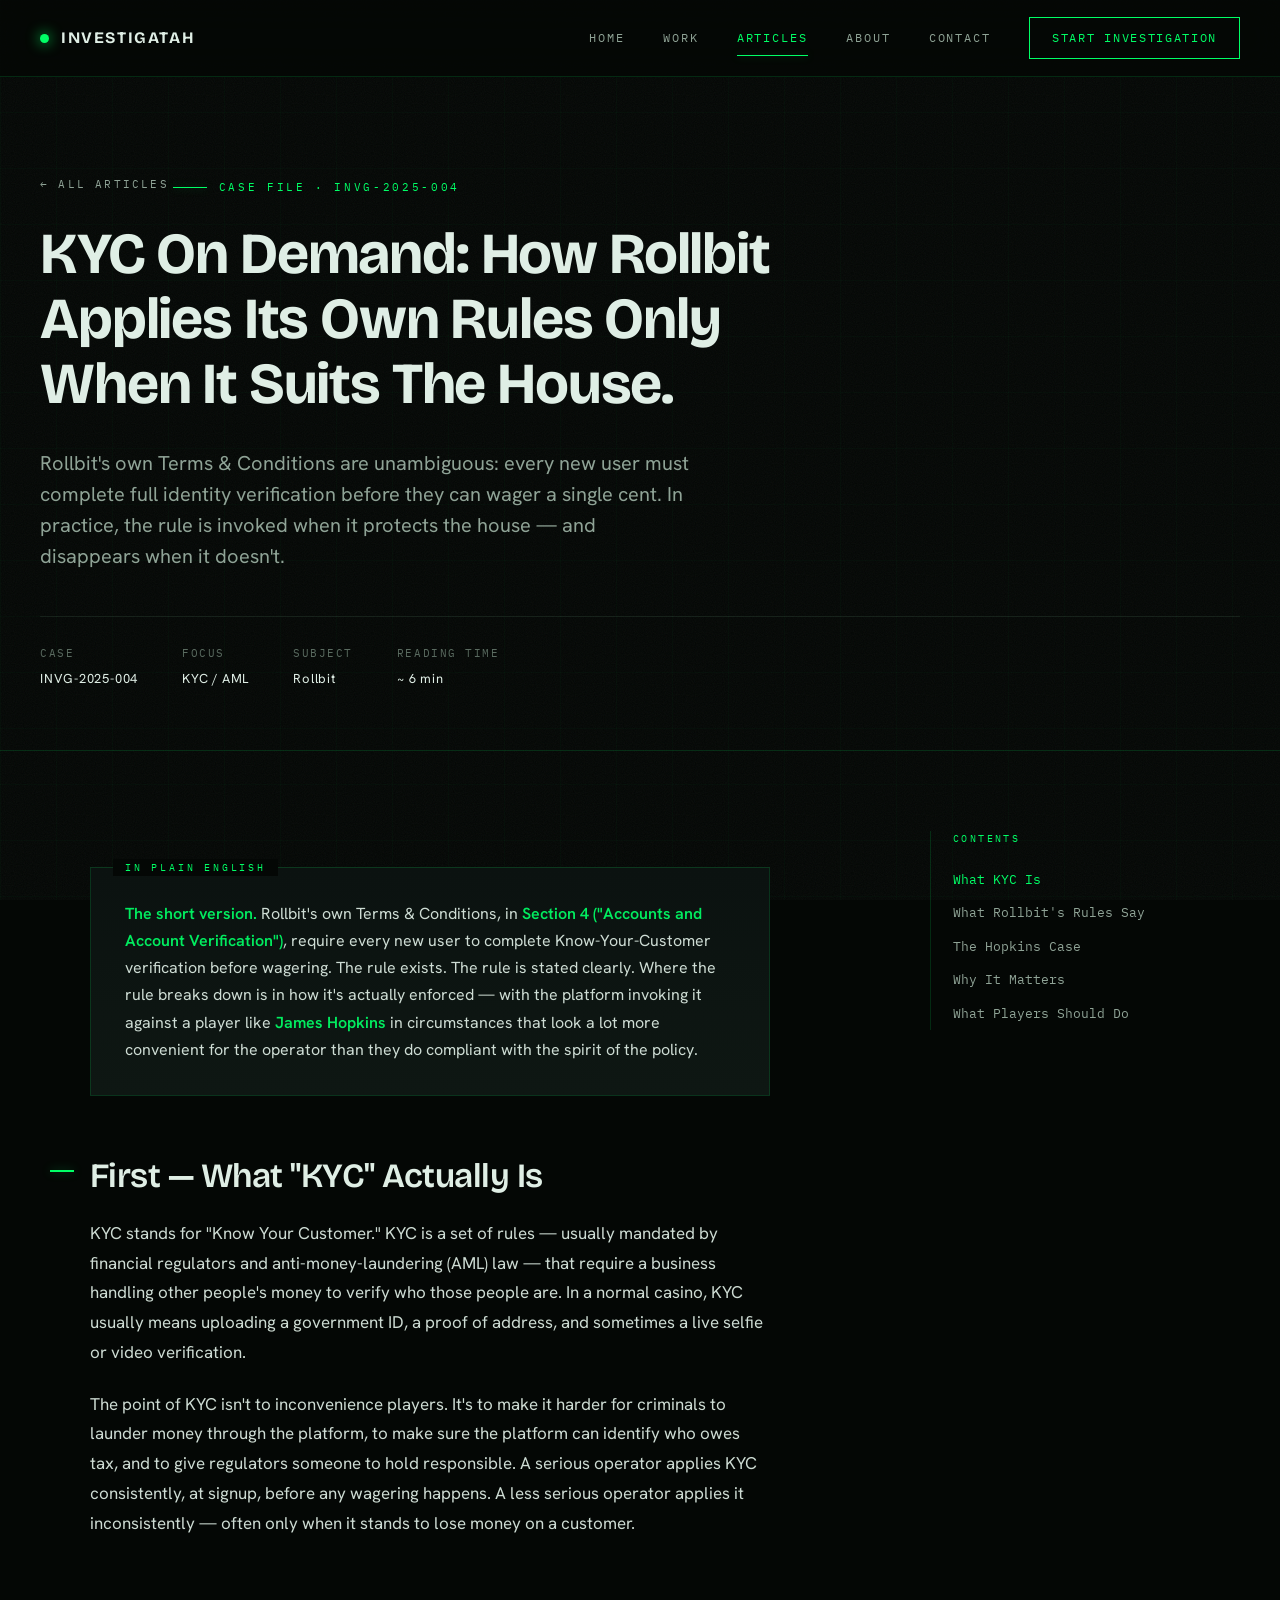
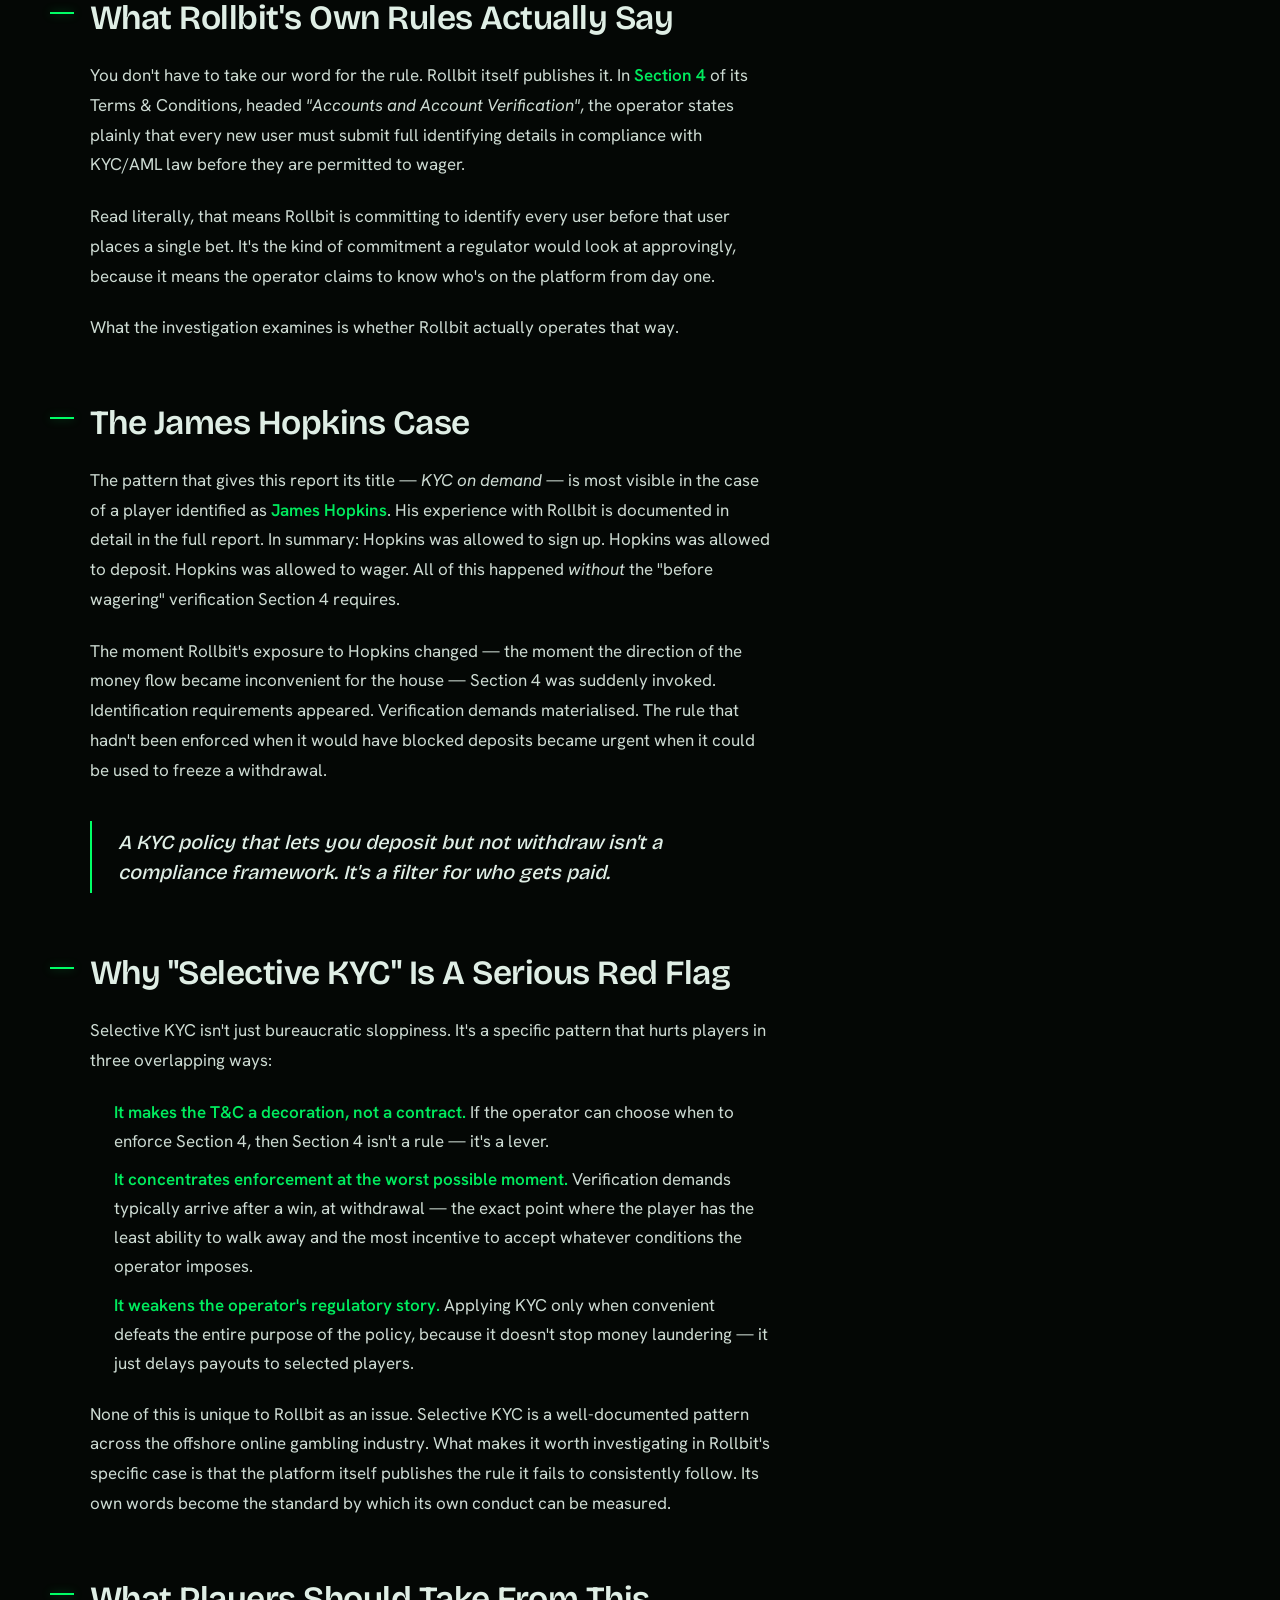
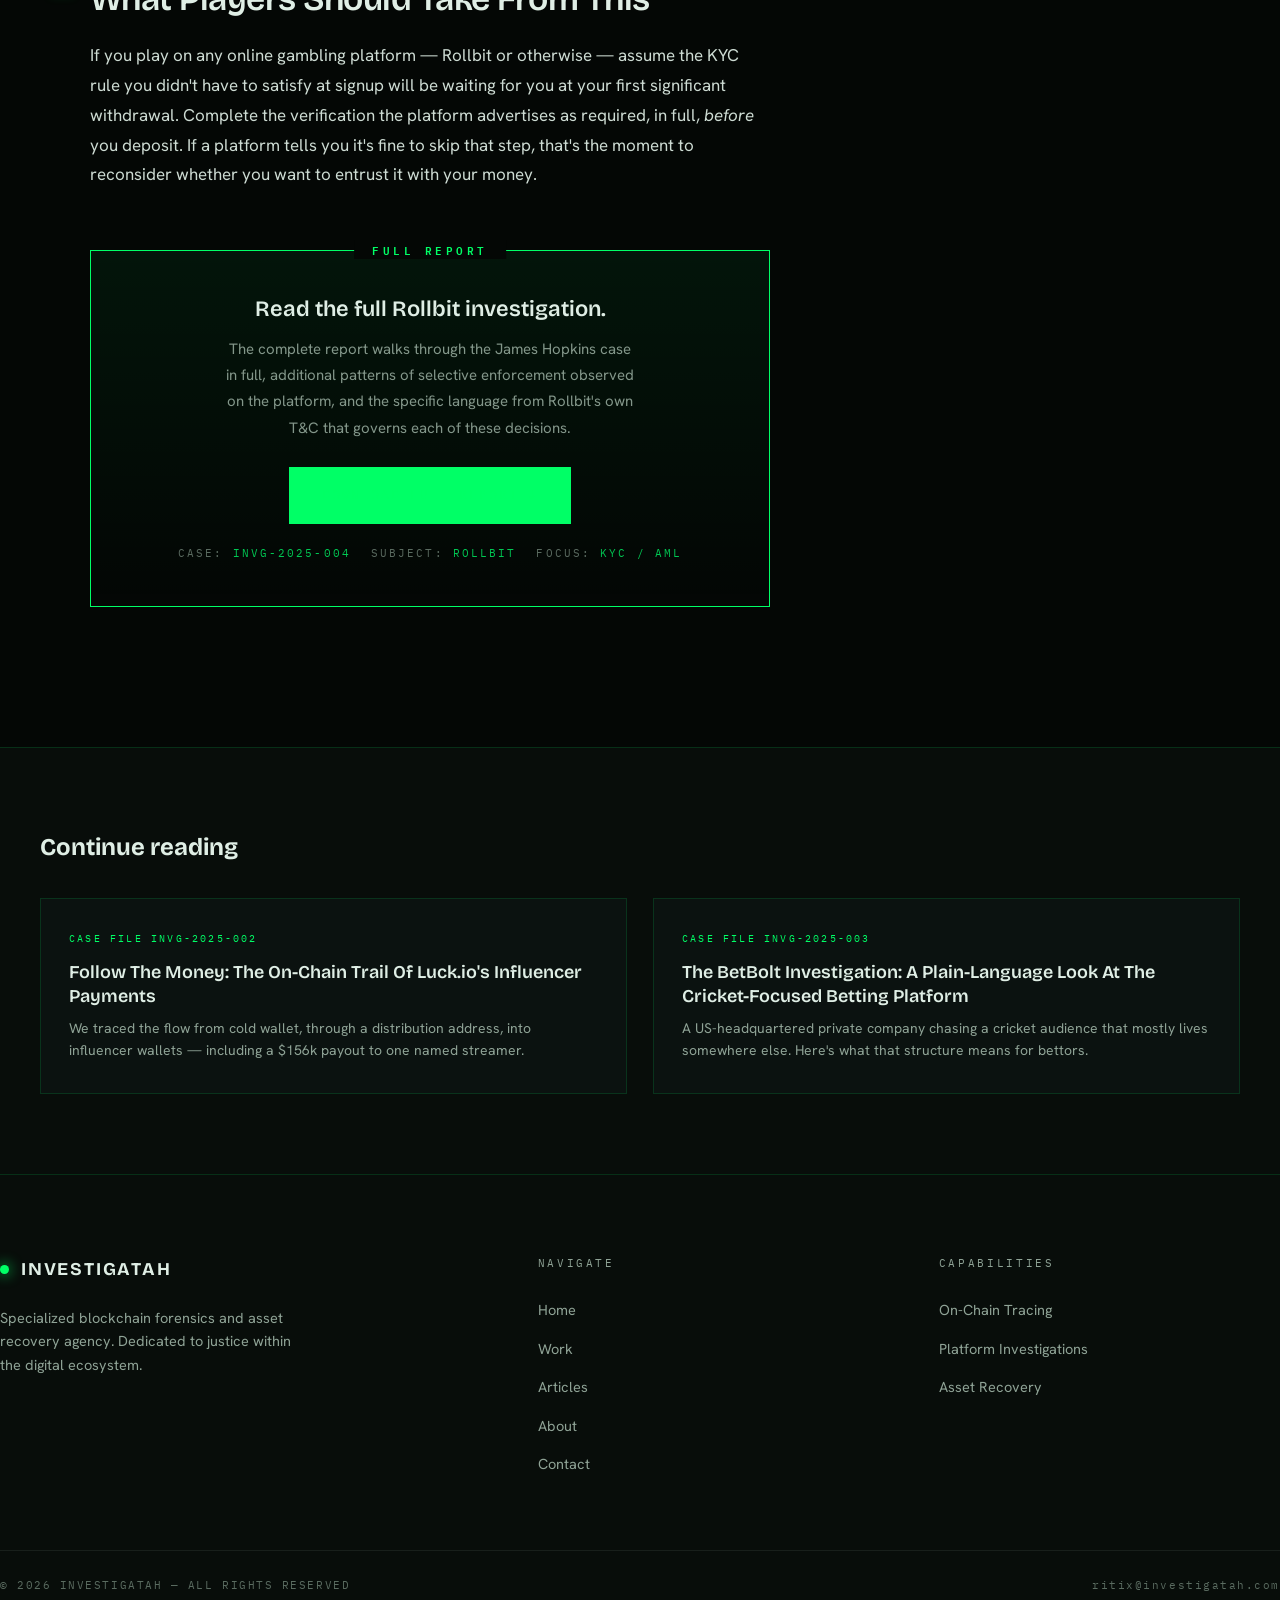
<file: article-rollbit-kyc.html>
<!DOCTYPE html>
<html lang="en">
<head>
<meta charset="UTF-8">
<meta name="viewport" content="width=device-width, initial-scale=1.0">
<title>KYC On Demand: Rollbit's Selective Compliance | INVESTIGATAH</title>
<meta name="description" content="Rollbit's own Terms & Conditions demand full KYC verification before you can wager. In practice, the rule is enforced selectively — invoked when it helps the house, ignored when it doesn't. Full report linked.">
<meta name="robots" content="index, follow, max-image-preview:large">
<meta name="theme-color" content="#040705">
<link rel="canonical" href="https://www.investigatah.com/article-rollbit-kyc.html">
<meta property="og:type" content="article">
<meta property="og:title" content="KYC On Demand: Rollbit's Selective Compliance">
<meta property="og:description" content="Rollbit's KYC rules apply when the house benefits, and disappear when it doesn't.">
<meta property="og:url" content="https://www.investigatah.com/article-rollbit-kyc.html">
<meta name="twitter:card" content="summary_large_image">
<link rel="preconnect" href="https://fonts.googleapis.com">
<link rel="preconnect" href="https://fonts.gstatic.com" crossorigin>
<link href="https://fonts.googleapis.com/css2?family=Bricolage+Grotesque:opsz,wght@12..96,500;12..96,600;12..96,700&family=Hanken+Grotesk:wght@400;500;600&family=IBM+Plex+Mono:wght@400;500&display=swap" rel="stylesheet">
<link rel="stylesheet" href="css/style.css">
<link rel="icon" href="data:image/svg+xml,<svg xmlns='http://www.w3.org/2000/svg' viewBox='0 0 32 32'><rect width='32' height='32' fill='%23040705'/><circle cx='16' cy='16' r='7' fill='none' stroke='%2300ff66' stroke-width='2.4'/><circle cx='16' cy='16' r='2.4' fill='%2300ff66'/></svg>">
<script type="application/ld+json">
{"@context":"https://schema.org","@type":"Article","headline":"KYC On Demand: Rollbit's Selective Compliance","description":"An investigation into how Rollbit applies its own KYC/AML policy selectively in favour of the operator.","author":{"@type":"Organization","name":"INVESTIGATAH"},"publisher":{"@type":"Organization","name":"INVESTIGATAH"},"mainEntityOfPage":"https://www.investigatah.com/article-rollbit-kyc.html"}
</script>
</head>
<body>
<div class="reading-progress" id="progress"></div>

<nav class="nav">
  <div class="nav-in">
    <a href="index.html" class="logo"><span class="dot"></span>INVESTIGATAH</a>
    <div class="nav-links">
      <a href="index.html">Home</a><a href="work.html">Work</a><a href="articles.html" class="active">Articles</a><a href="about.html">About</a><a href="contact.html">Contact</a>
      <a href="contact.html" class="nav-cta">Start Investigation</a>
    </div>
    <button class="burger" aria-label="Menu"><span></span><span></span><span></span></button>
  </div>
</nav>

<header class="art-header">
  <div class="wrap">
    <a href="articles.html" class="backlink">← All articles</a>
    <span class="case-badge">CASE FILE · INVG-2025-004</span>
    <h1>KYC On Demand: How Rollbit Applies Its Own Rules Only When It Suits The House.</h1>
    <p class="subtitle">Rollbit's own Terms &amp; Conditions are unambiguous: every new user must complete full identity verification before they can wager a single cent. In practice, the rule is invoked when it protects the house — and disappears when it doesn't.</p>

    <div class="meta-strip">
      <div>CASE<b>INVG-2025-004</b></div>
      <div>FOCUS<b>KYC / AML</b></div>
      <div>SUBJECT<b>Rollbit</b></div>
      <div>READING TIME<b>~ 6 min</b></div>
    </div>
  </div>
</header>

<section class="art-body">
  <div class="art-body-grid">
    <article class="art-prose">

      <div class="tldr">
        <p><strong>The short version.</strong> Rollbit's own Terms &amp; Conditions, in <strong>Section 4 ("Accounts and Account Verification")</strong>, require every new user to complete Know-Your-Customer verification before wagering. The rule exists. The rule is stated clearly. Where the rule breaks down is in how it's actually enforced — with the platform invoking it against a player like <strong>James Hopkins</strong> in circumstances that look a lot more convenient for the operator than they do compliant with the spirit of the policy.</p>
      </div>

      <h2 id="what-kyc-is">First — What "KYC" Actually Is</h2>
      <p>KYC stands for "Know Your Customer." KYC is a set of rules — usually mandated by financial regulators and anti-money-laundering (AML) law — that require a business handling other people's money to verify who those people are. In a normal casino, KYC usually means uploading a government ID, a proof of address, and sometimes a live selfie or video verification.</p>
      <p>The point of KYC isn't to inconvenience players. It's to make it harder for criminals to launder money through the platform, to make sure the platform can identify who owes tax, and to give regulators someone to hold responsible. A serious operator applies KYC consistently, at signup, before any wagering happens. A less serious operator applies it inconsistently — often only when it stands to lose money on a customer.</p>

      <h2 id="what-rollbit-says">What Rollbit's Own Rules Actually Say</h2>
      <p>You don't have to take our word for the rule. Rollbit itself publishes it. In <strong>Section 4</strong> of its Terms &amp; Conditions, headed <em>"Accounts and Account Verification"</em>, the operator states plainly that every new user must submit full identifying details in compliance with KYC/AML law before they are permitted to wager.</p>
      <p>Read literally, that means Rollbit is committing to identify every user before that user places a single bet. It's the kind of commitment a regulator would look at approvingly, because it means the operator claims to know who's on the platform from day one.</p>
      <p>What the investigation examines is whether Rollbit actually operates that way.</p>

      <h2 id="the-hopkins-case">The James Hopkins Case</h2>
      <p>The pattern that gives this report its title — <em>KYC on demand</em> — is most visible in the case of a player identified as <strong>James Hopkins</strong>. His experience with Rollbit is documented in detail in the full report. In summary: Hopkins was allowed to sign up. Hopkins was allowed to deposit. Hopkins was allowed to wager. All of this happened <em>without</em> the "before wagering" verification Section 4 requires.</p>
      <p>The moment Rollbit's exposure to Hopkins changed — the moment the direction of the money flow became inconvenient for the house — Section 4 was suddenly invoked. Identification requirements appeared. Verification demands materialised. The rule that hadn't been enforced when it would have blocked deposits became urgent when it could be used to freeze a withdrawal.</p>

      <blockquote>A KYC policy that lets you deposit but not withdraw isn't a compliance framework. It's a filter for who gets paid.</blockquote>

      <h2 id="why-selective-kyc-matters">Why "Selective KYC" Is A Serious Red Flag</h2>
      <p>Selective KYC isn't just bureaucratic sloppiness. It's a specific pattern that hurts players in three overlapping ways:</p>
      <ul>
        <li><strong>It makes the T&amp;C a decoration, not a contract.</strong> If the operator can choose when to enforce Section 4, then Section 4 isn't a rule — it's a lever.</li>
        <li><strong>It concentrates enforcement at the worst possible moment.</strong> Verification demands typically arrive after a win, at withdrawal — the exact point where the player has the least ability to walk away and the most incentive to accept whatever conditions the operator imposes.</li>
        <li><strong>It weakens the operator's regulatory story.</strong> Applying KYC only when convenient defeats the entire purpose of the policy, because it doesn't stop money laundering — it just delays payouts to selected players.</li>
      </ul>
      <p>None of this is unique to Rollbit as an issue. Selective KYC is a well-documented pattern across the offshore online gambling industry. What makes it worth investigating in Rollbit's specific case is that the platform itself publishes the rule it fails to consistently follow. Its own words become the standard by which its own conduct can be measured.</p>

      <h2 id="what-players-should-do">What Players Should Take From This</h2>
      <p>If you play on any online gambling platform — Rollbit or otherwise — assume the KYC rule you didn't have to satisfy at signup will be waiting for you at your first significant withdrawal. Complete the verification the platform advertises as required, in full, <em>before</em> you deposit. If a platform tells you it's fine to skip that step, that's the moment to reconsider whether you want to entrust it with your money.</p>

      <div class="pdf-cta">
        <h4>Read the full Rollbit investigation.</h4>
        <p>The complete report walks through the James Hopkins case in full, additional patterns of selective enforcement observed on the platform, and the specific language from Rollbit's own T&amp;C that governs each of these decisions.</p>
        <a class="btn" href="https://docs.google.com/document/d/1FnOqN6BKoNMI-ZCf6opiKlsR4ZIhnb0IyDZ9kPPR5Po/export?format=pdf" target="_blank" rel="noopener">Download Full Report ↓</a>
        <div class="meta"><span>Case: <b>INVG-2025-004</b></span><span>Subject: <b>Rollbit</b></span><span>Focus: <b>KYC / AML</b></span></div>
      </div>

    </article>

    <aside class="toc" aria-label="On this page">
      <h5>Contents</h5>
      <a href="#what-kyc-is">What KYC Is</a>
      <a href="#what-rollbit-says">What Rollbit's Rules Say</a>
      <a href="#the-hopkins-case">The Hopkins Case</a>
      <a href="#why-selective-kyc-matters">Why It Matters</a>
      <a href="#what-players-should-do">What Players Should Do</a>
    </aside>
  </div>
</section>

<section class="related">
  <div class="wrap">
    <h4>Continue reading</h4>
    <div class="rel-grid">
      <a class="rel-card" href="article-luckio-influencers.html">
        <span class="rel-id">CASE FILE INVG-2025-002</span>
        <h5>Follow The Money: The On-Chain Trail Of Luck.io's Influencer Payments</h5>
        <p>We traced the flow from cold wallet, through a distribution address, into influencer wallets — including a $156k payout to one named streamer.</p>
      </a>
      <a class="rel-card" href="article-betbolt-investigation.html">
        <span class="rel-id">CASE FILE INVG-2025-003</span>
        <h5>The BetBolt Investigation: A Plain-Language Look At The Cricket-Focused Betting Platform</h5>
        <p>A US-headquartered private company chasing a cricket audience that mostly lives somewhere else. Here's what that structure means for bettors.</p>
      </a>
    </div>
  </div>
</section>

<footer>
  <div class="wrap foot-grid">
    <div><a href="index.html" class="logo"><span class="dot"></span>INVESTIGATAH</a><p>Specialized blockchain forensics and asset recovery agency. Dedicated to justice within the digital ecosystem.</p></div>
    <div><h4>Navigate</h4><ul><li><a href="index.html">Home</a></li><li><a href="work.html">Work</a></li><li><a href="articles.html">Articles</a></li><li><a href="about.html">About</a></li><li><a href="contact.html">Contact</a></li></ul></div>
    <div><h4>Capabilities</h4><ul><li><a href="index.html">On-Chain Tracing</a></li><li><a href="work.html">Platform Investigations</a></li><li><a href="contact.html">Asset Recovery</a></li></ul></div>
  </div>
  <div class="wrap foot-base"><span>© 2026 INVESTIGATAH — ALL RIGHTS RESERVED</span><span>ritix@investigatah.com</span></div>
</footer>

<script src="js/main.js"></script>
<script>
const bar=document.getElementById('progress');
addEventListener('scroll',()=>{const h=document.documentElement.scrollHeight-innerHeight;bar.style.width=Math.min(100,(scrollY/h)*100)+'%'});
const toc=document.querySelectorAll('.toc a'),heads=[...document.querySelectorAll('.art-prose h2')];
const so=new IntersectionObserver(es=>{es.forEach(e=>{if(e.isIntersecting){const id=e.target.id;toc.forEach(a=>a.classList.toggle('active',a.getAttribute('href')==='#'+id))}})},{rootMargin:'-30% 0px -65% 0px'});
heads.forEach(h=>so.observe(h));
</script>
</body>
</html>
</file>
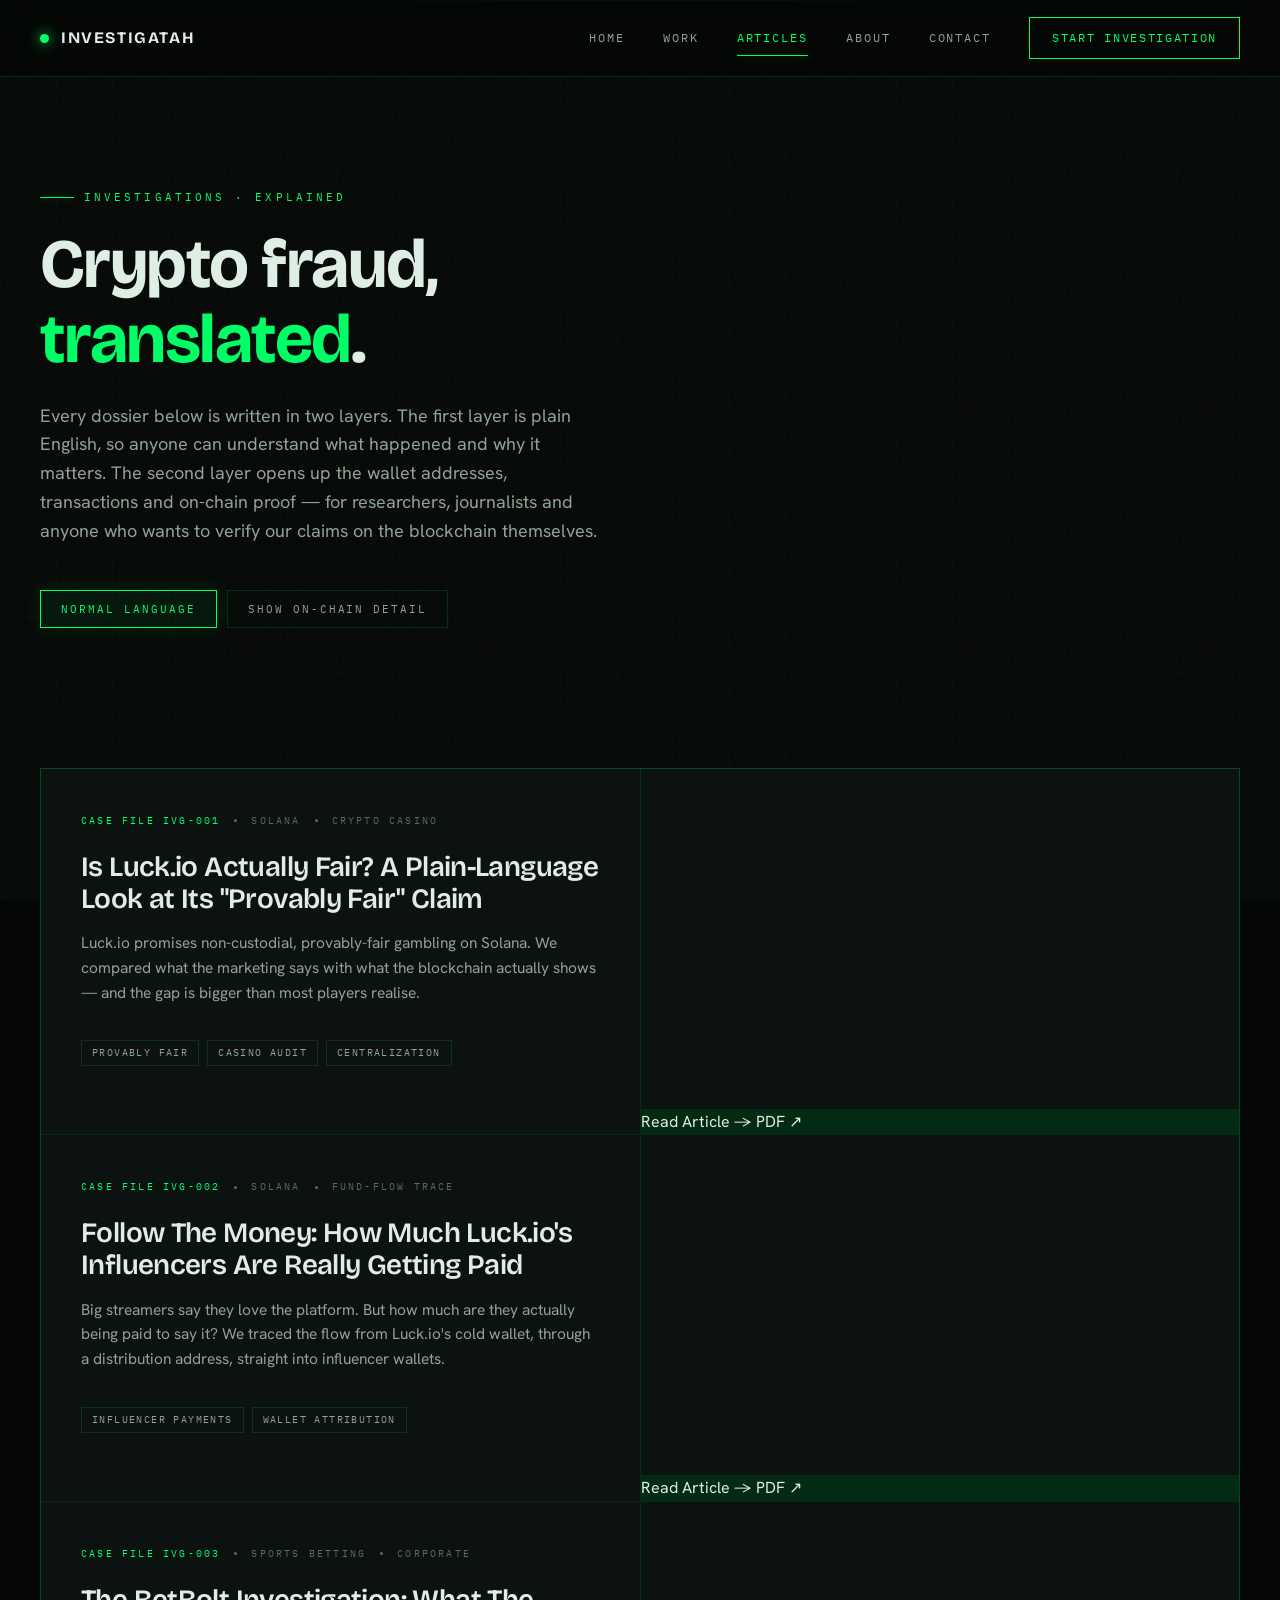
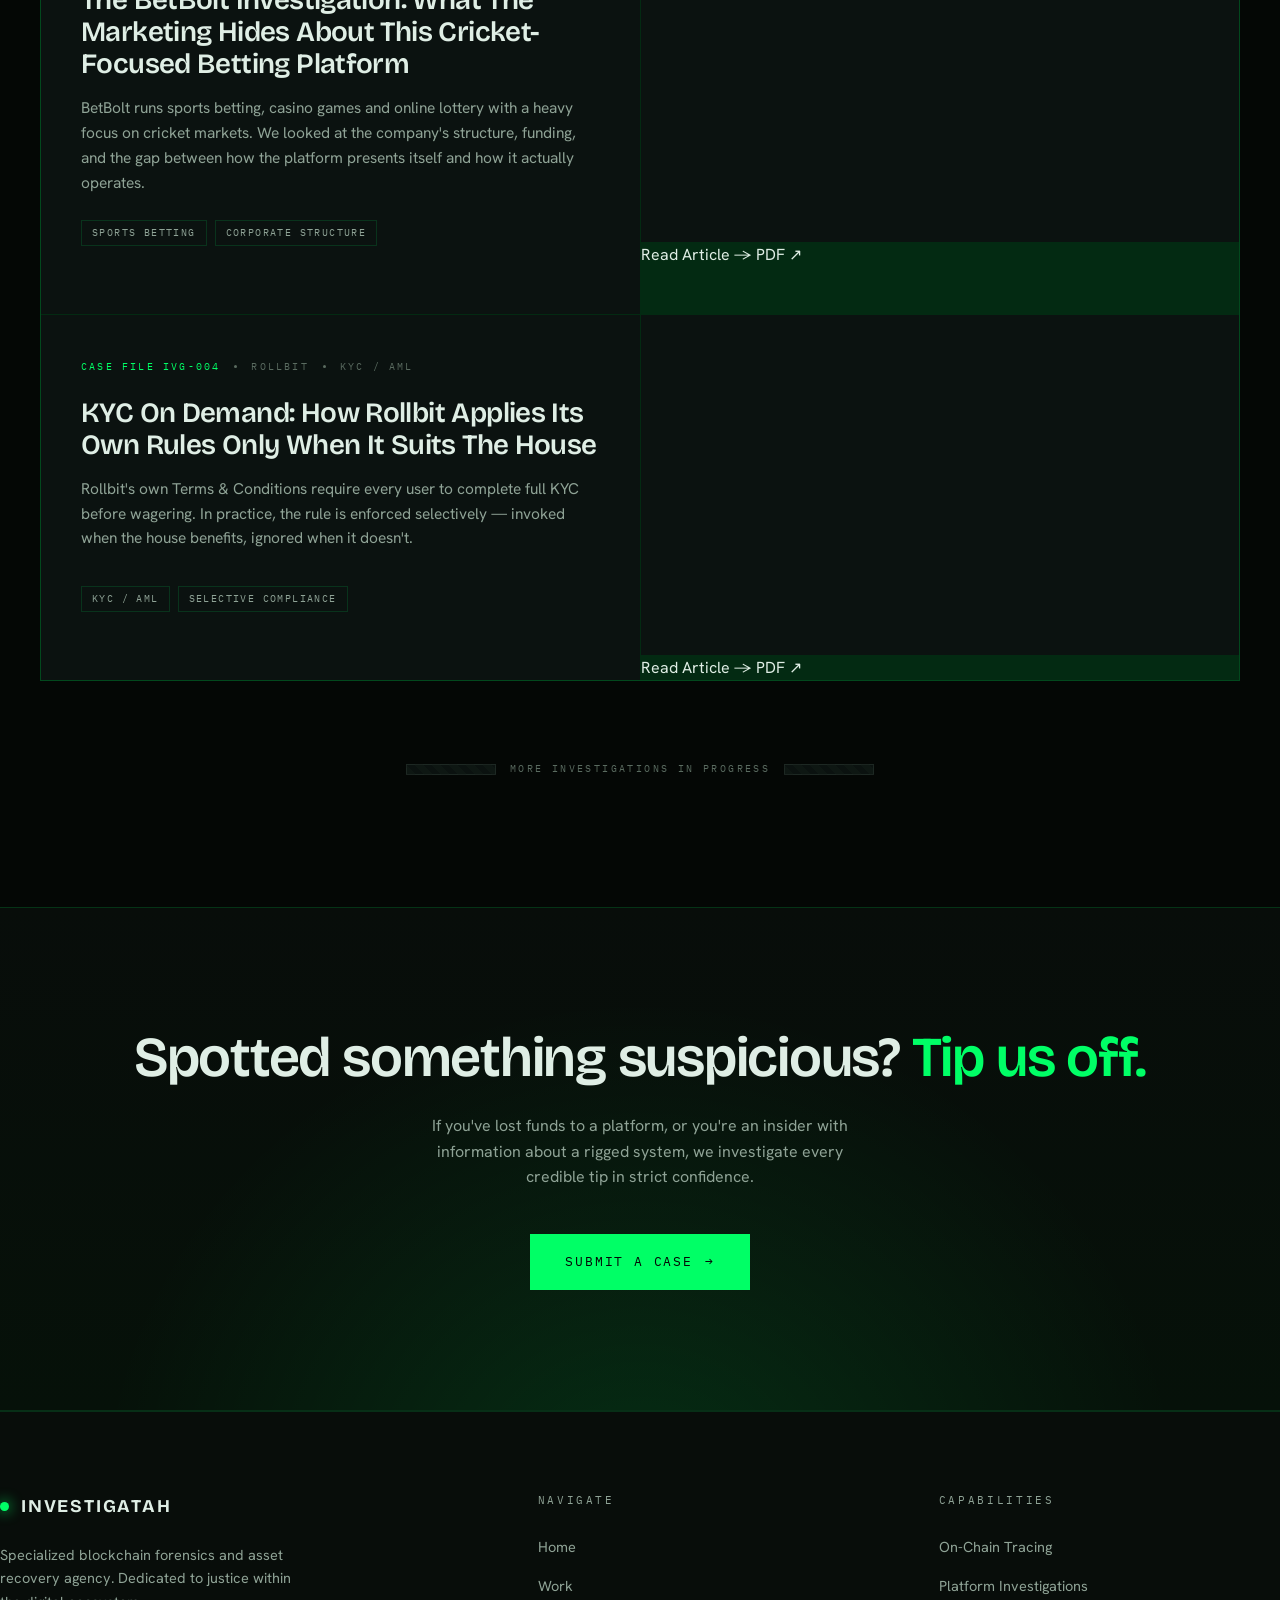
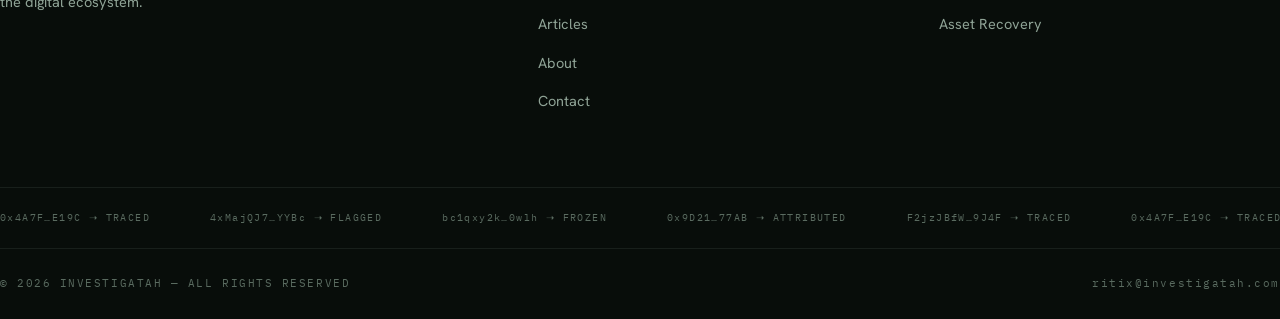
<file: articles.html>
<!DOCTYPE html>
<html lang="en">
<head>
<meta charset="UTF-8">
<meta name="viewport" content="width=device-width, initial-scale=1.0">
<title>Articles — Crypto Investigations in Plain Language | INVESTIGATAH</title>
<meta name="description" content="Read our published blockchain investigations — Luck.io, BetBolt, Rollbit and more. Written for everyday crypto users, with a professional layer for researchers who want the on-chain proof.">
<meta name="keywords" content="crypto investigation articles, luck.io investigation, rollbit kyc, betbolt investigation, blockchain forensics articles, wallet tracing explained">
<meta name="robots" content="index, follow, max-image-preview:large">
<meta name="theme-color" content="#040705">
<link rel="canonical" href="https://www.investigatah.com/articles.html">
<meta property="og:type" content="website">
<meta property="og:site_name" content="INVESTIGATAH">
<meta property="og:title" content="Articles — Crypto Investigations in Plain Language">
<meta property="og:description" content="Blockchain fraud, wallet tracing and platform investigations — explained clearly for normal people, with on-chain proof for the pros.">
<meta property="og:url" content="https://www.investigatah.com/articles.html">
<meta name="twitter:card" content="summary_large_image">
<link rel="preconnect" href="https://fonts.googleapis.com">
<link rel="preconnect" href="https://fonts.gstatic.com" crossorigin>
<link href="https://fonts.googleapis.com/css2?family=Bricolage+Grotesque:opsz,wght@12..96,500;12..96,600;12..96,700&family=Hanken+Grotesk:wght@400;500;600&family=IBM+Plex+Mono:wght@400;500&display=swap" rel="stylesheet">
<link rel="stylesheet" href="css/style.css">
<link rel="icon" href="data:image/svg+xml,<svg xmlns='http://www.w3.org/2000/svg' viewBox='0 0 32 32'><rect width='32' height='32' fill='%23040705'/><circle cx='16' cy='16' r='7' fill='none' stroke='%2300ff66' stroke-width='2.4'/><circle cx='16' cy='16' r='2.4' fill='%2300ff66'/></svg>">
<script type="application/ld+json">
{"@context":"https://schema.org","@type":"Blog","name":"INVESTIGATAH Articles","url":"https://www.investigatah.com/articles.html","description":"Blockchain investigation reports written for normal people and researchers.","publisher":{"@type":"Organization","name":"INVESTIGATAH","url":"https://www.investigatah.com"}}
</script>
</head>
<body>

<nav class="nav">
  <div class="nav-in">
    <a href="index.html" class="logo"><span class="dot"></span>INVESTIGATAH</a>
    <div class="nav-links">
      <a href="index.html">Home</a>
      <a href="work.html">Work</a>
      <a href="articles.html" class="active">Articles</a>
      <a href="about.html">About</a>
      <a href="contact.html">Contact</a>
      <a href="contact.html" class="nav-cta">Start Investigation</a>
    </div>
    <button class="burger" aria-label="Menu"><span></span><span></span><span></span></button>
  </div>
</nav>

<header class="art-hero">
  <div class="scanline" aria-hidden="true"></div>
  <div class="wrap">
    <span class="eyebrow rv in">Investigations · Explained</span>
    <h1 class="rv in">Crypto fraud, <span class="green">translated</span>.</h1>
    <p class="rv in d1">Every dossier below is written in two layers. The first layer is plain English, so anyone can understand what happened and why it matters. The second layer opens up the wallet addresses, transactions and on-chain proof — for researchers, journalists and anyone who wants to verify our claims on the blockchain themselves.</p>

    <div class="art-toggle rv in d2" role="tablist" aria-label="Reading mode">
      <button class="on" data-mode="normie" type="button">Normal Language</button>
      <button data-mode="pro" type="button">Show On-Chain Detail</button>
    </div>
  </div>
</header>

<section class="sec" style="padding:40px 0 130px">
  <div class="wrap">

    <div class="art-grid">

      <a class="art-card rv" href="article-luckio-provably-fair.html">
        <div class="art-meta">
          <b>CASE FILE IVG-001</b><span class="dot"></span><span>Solana</span><span class="dot"></span><span>Crypto Casino</span>
        </div>
        <h3>Is Luck.io Actually Fair? A Plain-Language Look at Its "Provably Fair" Claim</h3>
        <p>Luck.io promises non-custodial, provably-fair gambling on Solana. We compared what the marketing says with what the blockchain actually shows — and the gap is bigger than most players realise.</p>
        <div class="art-tags"><span>Provably Fair</span><span>Casino Audit</span><span>Centralization</span></div>
        <div class="art-actions">
          <a class="read" href="article-luckio-provably-fair.html">Read Article →</a>
          <span class="sep"></span>
          <a class="pdf" href="https://docs.google.com/document/d/1n3FgDfK1hiWsM2eEdIh3sogpQdDOc44ptoclfhFoRqM/export?format=pdf" target="_blank" rel="noopener">PDF ↗</a>
        </div>
      </a>

      <a class="art-card rv d1" href="article-luckio-influencers.html">
        <div class="art-meta">
          <b>CASE FILE IVG-002</b><span class="dot"></span><span>Solana</span><span class="dot"></span><span>Fund-Flow Trace</span>
        </div>
        <h3>Follow The Money: How Much Luck.io's Influencers Are Really Getting Paid</h3>
        <p>Big streamers say they love the platform. But how much are they actually being paid to say it? We traced the flow from Luck.io's cold wallet, through a distribution address, straight into influencer wallets.</p>
        <div class="art-tags"><span>Influencer Payments</span><span>Wallet Attribution</span></div>
        <div class="art-actions">
          <a class="read" href="article-luckio-influencers.html">Read Article →</a>
          <span class="sep"></span>
          <a class="pdf" href="https://docs.google.com/document/d/1EfE0NoPqd5JnNkEyyxiYQgOMSNT-ZAZcoBadZukLFEc/export?format=pdf" target="_blank" rel="noopener">PDF ↗</a>
        </div>
      </a>

      <a class="art-card rv" href="article-betbolt-investigation.html">
        <div class="art-meta">
          <b>CASE FILE IVG-003</b><span class="dot"></span><span>Sports Betting</span><span class="dot"></span><span>Corporate</span>
        </div>
        <h3>The BetBolt Investigation: What The Marketing Hides About This Cricket-Focused Betting Platform</h3>
        <p>BetBolt runs sports betting, casino games and online lottery with a heavy focus on cricket markets. We looked at the company's structure, funding, and the gap between how the platform presents itself and how it actually operates.</p>
        <div class="art-tags"><span>Sports Betting</span><span>Corporate Structure</span></div>
        <div class="art-actions">
          <a class="read" href="article-betbolt-investigation.html">Read Article →</a>
          <span class="sep"></span>
          <a class="pdf" href="https://docs.google.com/document/d/1Xt2egKXMHDtbsM5XRxKOJDekoFGO29K8O4QJa-qa0w4/export?format=pdf" target="_blank" rel="noopener">PDF ↗</a>
        </div>
      </a>

      <a class="art-card rv d1" href="article-rollbit-kyc.html">
        <div class="art-meta">
          <b>CASE FILE IVG-004</b><span class="dot"></span><span>Rollbit</span><span class="dot"></span><span>KYC / AML</span>
        </div>
        <h3>KYC On Demand: How Rollbit Applies Its Own Rules Only When It Suits The House</h3>
        <p>Rollbit's own Terms &amp; Conditions require every user to complete full KYC before wagering. In practice, the rule is enforced selectively — invoked when the house benefits, ignored when it doesn't.</p>
        <div class="art-tags"><span>KYC / AML</span><span>Selective Compliance</span></div>
        <div class="art-actions">
          <a class="read" href="article-rollbit-kyc.html">Read Article →</a>
          <span class="sep"></span>
          <a class="pdf" href="https://docs.google.com/document/d/1FnOqN6BKoNMI-ZCf6opiKlsR4ZIhnb0IyDZ9kPPR5Po/export?format=pdf" target="_blank" rel="noopener">PDF ↗</a>
        </div>
      </a>

    </div>

    <div class="redline" aria-hidden="true">
      <i></i><span>More investigations in progress</span><i></i>
    </div>
  </div>
</section>

<section class="cta-band">
  <div class="wrap rv">
    <h2>Spotted something suspicious? <span class="green">Tip us off.</span></h2>
    <p>If you've lost funds to a platform, or you're an insider with information about a rigged system, we investigate every credible tip in strict confidence.</p>
    <a href="contact.html" class="btn">Submit a Case <span class="arr">→</span></a>
  </div>
</section>

<footer>
  <div class="wrap foot-grid">
    <div>
      <a href="index.html" class="logo"><span class="dot"></span>INVESTIGATAH</a>
      <p>Specialized blockchain forensics and asset recovery agency. Dedicated to justice within the digital ecosystem.</p>
    </div>
    <div>
      <h4>Navigate</h4>
      <ul>
        <li><a href="index.html">Home</a></li>
        <li><a href="work.html">Work</a></li>
        <li><a href="articles.html">Articles</a></li>
        <li><a href="about.html">About</a></li>
        <li><a href="contact.html">Contact</a></li>
      </ul>
    </div>
    <div>
      <h4>Capabilities</h4>
      <ul>
        <li><a href="index.html">On-Chain Tracing</a></li>
        <li><a href="work.html">Platform Investigations</a></li>
        <li><a href="contact.html">Asset Recovery</a></li>
      </ul>
    </div>
  </div>
  <div class="foot-hash" aria-hidden="true">
    <div>
      <span>0x4A7F…E19C ➝ TRACED</span><span>4xMajQJ7…YYBc ➝ FLAGGED</span><span>bc1qxy2k…0wlh ➝ FROZEN</span><span>0x9D21…77AB ➝ ATTRIBUTED</span><span>F2jzJBfW…9J4F ➝ TRACED</span>
      <span>0x4A7F…E19C ➝ TRACED</span><span>4xMajQJ7…YYBc ➝ FLAGGED</span><span>bc1qxy2k…0wlh ➝ FROZEN</span><span>0x9D21…77AB ➝ ATTRIBUTED</span><span>F2jzJBfW…9J4F ➝ TRACED</span>
    </div>
  </div>
  <div class="wrap foot-base">
    <span>© 2026 INVESTIGATAH — ALL RIGHTS RESERVED</span>
    <span>ritix@investigatah.com</span>
  </div>
</footer>

<script src="js/main.js"></script>
<script>
// Reading-mode toggle → toggles a class on <body>; CSS can hide/show .chain and details.pro accordingly
document.querySelectorAll('.art-toggle button').forEach(b=>{
  b.addEventListener('click',()=>{
    document.querySelectorAll('.art-toggle button').forEach(x=>x.classList.remove('on'));
    b.classList.add('on');
    document.body.dataset.readmode = b.dataset.mode;
    localStorage.setItem('investigatah-readmode', b.dataset.mode);
  });
});
const saved = localStorage.getItem('investigatah-readmode');
if(saved==='pro'){document.querySelector('.art-toggle button[data-mode=pro]').click()}
</script>
</body>
</html>
</file>
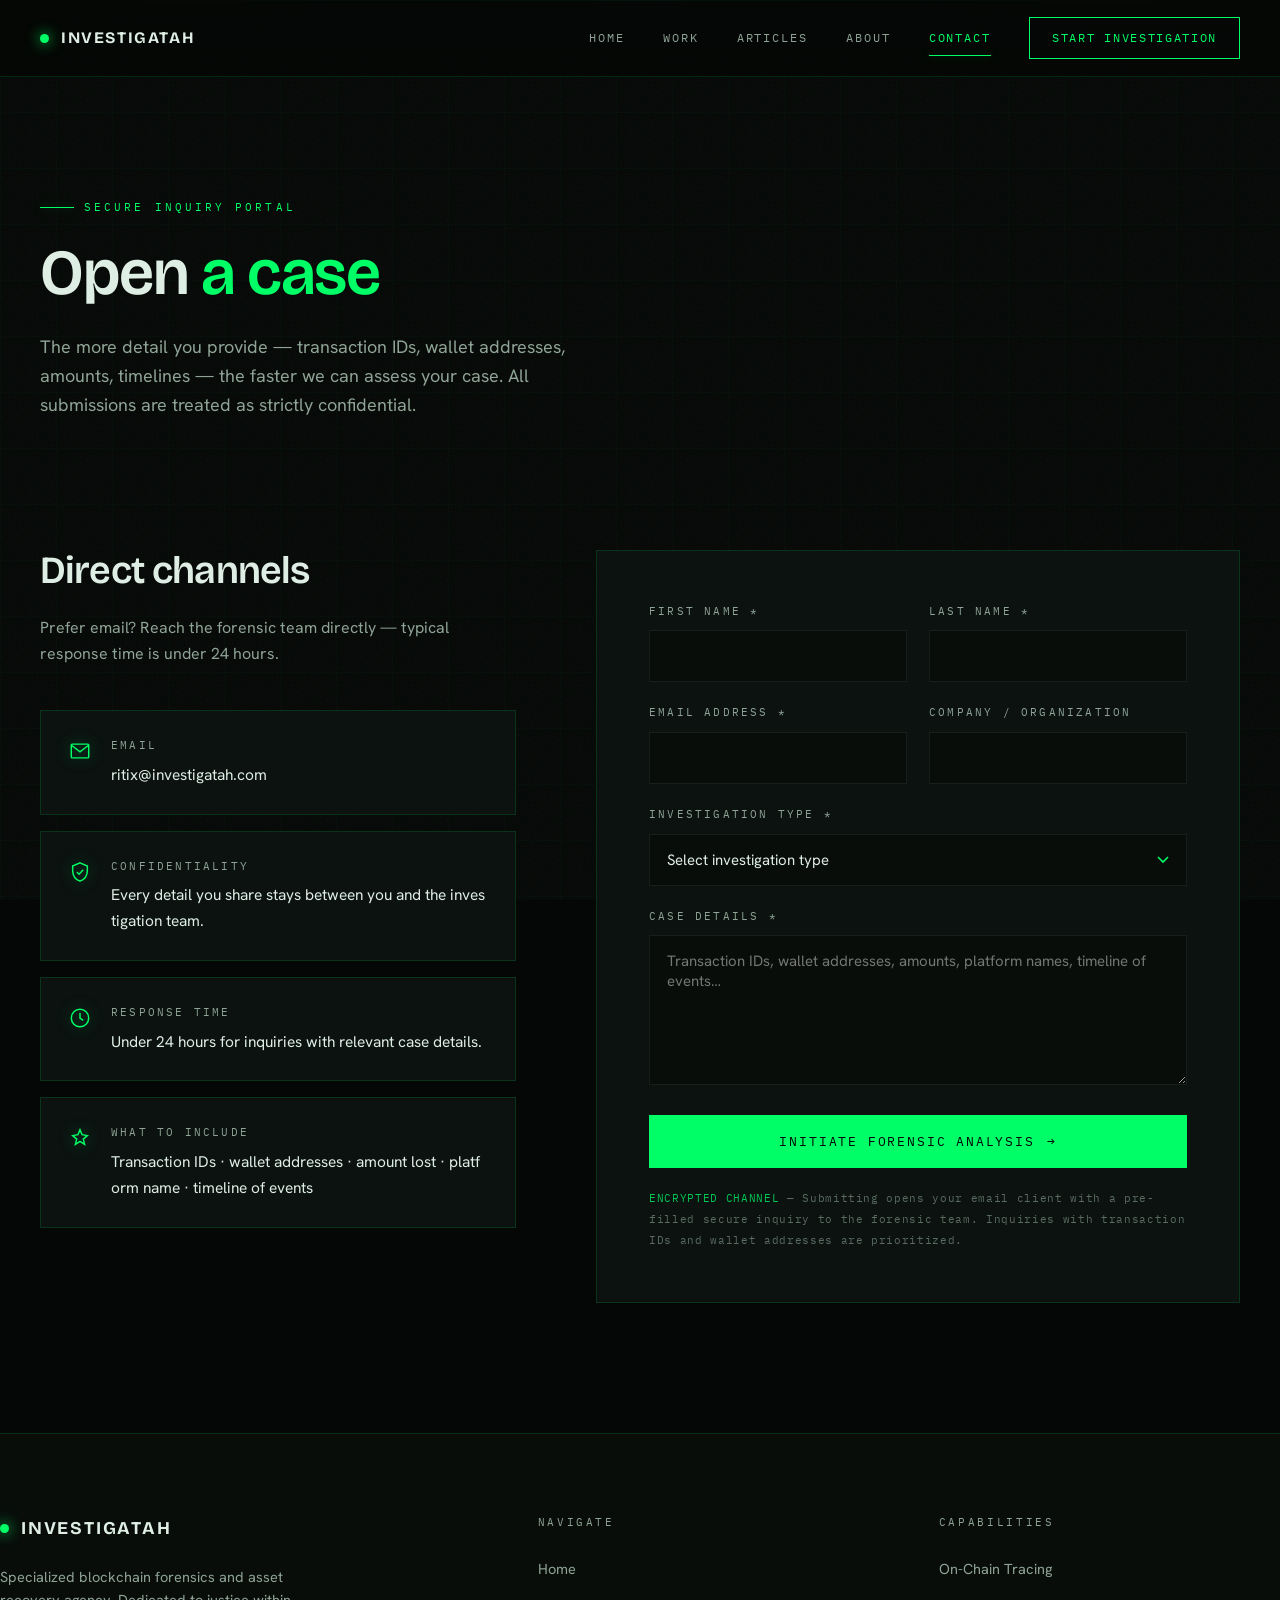
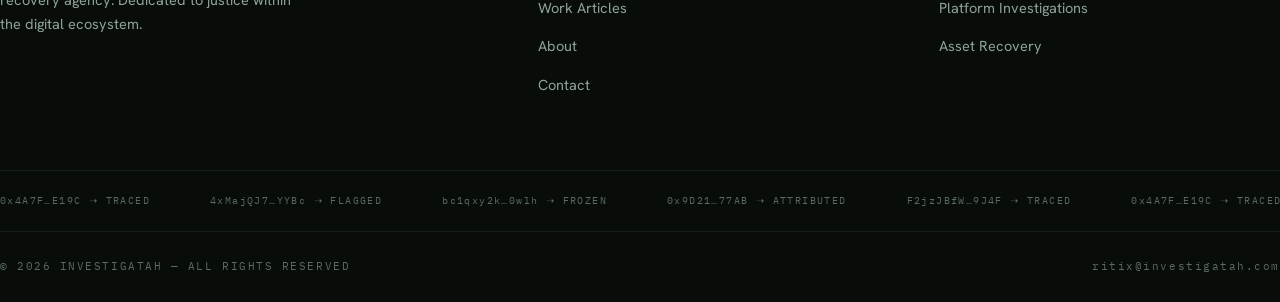
<file: contact.html>
<!DOCTYPE html>
<html lang="en">
<head>
<meta charset="UTF-8">
<meta name="viewport" content="width=device-width, initial-scale=1.0">
<title>Start a Crypto Fraud Investigation | Contact INVESTIGATAH</title>
<meta name="description" content="Open a case with INVESTIGATAH. Confidential intake for stolen crypto tracing, casino audits, wallet attribution and whistleblower tips. Response within 24 hours.">
<meta name="keywords" content="blockchain forensics, crypto investigation, on-chain tracing, crypto asset recovery, crypto casino audit, wallet tracing, crypto fraud investigation, Luck.io investigation, Rollbit investigation, BetBolt investigation">
<meta name="robots" content="index, follow, max-image-preview:large">
<meta name="author" content="INVESTIGATAH">
<meta name="theme-color" content="#040705">
<link rel="canonical" href="https://www.investigatah.com/contact.html">
<meta property="og:type" content="website">
<meta property="og:site_name" content="INVESTIGATAH">
<meta property="og:title" content="Start a Crypto Fraud Investigation | Contact INVESTIGATAH">
<meta property="og:description" content="Open a case with INVESTIGATAH. Confidential intake for stolen crypto tracing, casino audits, wallet attribution and whistleblower tips. Response within 24 hours.">
<meta property="og:url" content="https://www.investigatah.com/contact.html">
<meta property="og:locale" content="en_US">
<meta name="twitter:card" content="summary_large_image">
<meta name="twitter:title" content="Start a Crypto Fraud Investigation | Contact INVESTIGATAH">
<meta name="twitter:description" content="Open a case with INVESTIGATAH. Confidential intake for stolen crypto tracing, casino audits, wallet attribution and whistleblower tips. Response within 24 hours.">
<script type="application/ld+json">
{"@context":"https://schema.org","@type":"ContactPage","name":"Contact INVESTIGATAH","url":"https://www.investigatah.com/contact.html","isPartOf":{"@id":"https://www.investigatah.com/#site"}}
</script>
<link rel="preconnect" href="https://fonts.googleapis.com">
<link rel="preconnect" href="https://fonts.gstatic.com" crossorigin>
<link href="https://fonts.googleapis.com/css2?family=Bricolage+Grotesque:opsz,wght@12..96,500;12..96,600;12..96,700&family=Hanken+Grotesk:wght@400;500;600&family=IBM+Plex+Mono:wght@400;500&display=swap" rel="stylesheet">
<link rel="stylesheet" href="css/style.css">
<link rel="icon" href="data:image/svg+xml,<svg xmlns='http://www.w3.org/2000/svg' viewBox='0 0 32 32'><rect width='32' height='32' fill='%23040705'/><circle cx='16' cy='16' r='7' fill='none' stroke='%2300ff66' stroke-width='2.4'/><circle cx='16' cy='16' r='2.4' fill='%2300ff66'/></svg>">
</head>
<body>

<nav class="nav">
  <div class="nav-in">
    <a href="index.html" class="logo"><span class="dot"></span>INVESTIGATAH</a>
    <div class="nav-links">
      <a href="index.html">Home</a>
      <a href="work.html">Work</a>
      <a href="articles.html">Articles</a>
      <a href="about.html">About</a>
      <a href="contact.html" class="active">Contact</a>
      <a href="contact.html" class="nav-cta">Start Investigation</a>
    </div>
    <button class="burger" aria-label="Menu"><span></span><span></span><span></span></button>
  </div>
</nav>

<header class="page-hero">
  <div class="scanline" aria-hidden="true"></div>
  <div class="wrap">
    <span class="eyebrow rv in">Secure Inquiry Portal</span>
    <h1 class="rv in">Open <span class="green">a case</span></h1>
    <p class="rv in d1">The more detail you provide — transaction IDs, wallet addresses, amounts, timelines — the faster we can assess your case. All submissions are treated as strictly confidential.</p>
  </div>
</header>

<section class="sec" style="padding-top:20px">
  <div class="wrap contact-grid">

    <div class="c-info rv">
      <h2>Direct channels</h2>
      <p>Prefer email? Reach the forensic team directly — typical response time is under 24 hours.</p>

      <div class="c-item">
        <svg class="ci" width="22" height="22" viewBox="0 0 24 24" fill="none" stroke="currentColor" stroke-width="1.6"><rect x="2.5" y="4.5" width="19" height="15" rx="1"/><path d="M3 6l9 7 9-7"/></svg>
        <div><b>Email</b><span>ritix@investigatah.com</span></div>
      </div>
      <div class="c-item">
        <svg class="ci" width="22" height="22" viewBox="0 0 24 24" fill="none" stroke="currentColor" stroke-width="1.6"><path d="M12 2l8 3.5v5c0 5.5-3.5 9.7-8 11.5-4.5-1.8-8-6-8-11.5v-5L12 2z"/><path d="M8.5 12l2.5 2.5 4.5-5"/></svg>
        <div><b>Confidentiality</b><span>Every detail you share stays between you and the investigation team.</span></div>
      </div>
      <div class="c-item">
        <svg class="ci" width="22" height="22" viewBox="0 0 24 24" fill="none" stroke="currentColor" stroke-width="1.6"><circle cx="12" cy="12" r="9.5"/><path d="M12 6.5V12l3.5 2.5"/></svg>
        <div><b>Response Time</b><span>Under 24 hours for inquiries with relevant case details.</span></div>
      </div>
      <div class="c-item">
        <svg class="ci" width="22" height="22" viewBox="0 0 24 24" fill="none" stroke="currentColor" stroke-width="1.6"><path d="M12 3l2.2 5.3L20 9.4l-4.4 3.8L17 19l-5-3.2L7 19l1.4-5.8L4 9.4l5.8-1.1L12 3z"/></svg>
        <div><b>What to include</b><span>Transaction IDs · wallet addresses · amount lost · platform name · timeline of events</span></div>
      </div>
    </div>

    <form class="form rv d1" id="inquiryForm">
      <div class="f-row">
        <div class="f-group">
          <label for="first">First Name *</label>
          <input id="first" name="first" type="text" required autocomplete="given-name">
        </div>
        <div class="f-group">
          <label for="last">Last Name *</label>
          <input id="last" name="last" type="text" required autocomplete="family-name">
        </div>
      </div>
      <div class="f-row">
        <div class="f-group">
          <label for="email">Email Address *</label>
          <input id="email" name="email" type="email" required autocomplete="email">
        </div>
        <div class="f-group">
          <label for="company">Company / Organization</label>
          <input id="company" name="company" type="text" autocomplete="organization">
        </div>
      </div>
      <div class="f-group">
        <label for="type">Investigation Type *</label>
        <select id="type" name="type" required>
          <option value="" disabled selected>Select investigation type</option>
          <option>Stolen Funds / Asset Recovery</option>
          <option>Crypto Casino / Platform Audit</option>
          <option>Wallet Attribution / Fund Tracing</option>
          <option>Whistleblower Tip-Off</option>
          <option>Other</option>
        </select>
      </div>
      <div class="f-group">
        <label for="message">Case Details *</label>
        <textarea id="message" name="message" required placeholder="Transaction IDs, wallet addresses, amounts, platform names, timeline of events…"></textarea>
      </div>
      <button type="submit" class="btn" style="width:100%;justify-content:center">Initiate Forensic Analysis <span class="arr">→</span></button>
      <p class="f-note"><b>ENCRYPTED CHANNEL</b> — Submitting opens your email client with a pre-filled secure inquiry to the forensic team. Inquiries with transaction IDs and wallet addresses are prioritized.</p>
    </form>

  </div>
</section>

<footer>
  <div class="wrap foot-grid">
    <div>
      <a href="index.html" class="logo"><span class="dot"></span>INVESTIGATAH</a>
      <p>Specialized blockchain forensics and asset recovery agency. Dedicated to justice within the digital ecosystem.</p>
    </div>
    <div>
      <h4>Navigate</h4>
      <ul>
        <li><a href="index.html">Home</a></li>
        <li><a href="work.html">Work</a>
      <a href="articles.html">Articles</a></li>
        <li><a href="about.html">About</a></li>
        <li><a href="contact.html">Contact</a></li>
      </ul>
    </div>
    <div>
      <h4>Capabilities</h4>
      <ul>
        <li><a href="index.html">On-Chain Tracing</a></li>
        <li><a href="work.html">Platform Investigations</a></li>
        <li><a href="contact.html">Asset Recovery</a></li>
      </ul>
    </div>
  </div>
  <div class="foot-hash" aria-hidden="true">
    <div>
      <span>0x4A7F…E19C ➝ TRACED</span><span>4xMajQJ7…YYBc ➝ FLAGGED</span><span>bc1qxy2k…0wlh ➝ FROZEN</span><span>0x9D21…77AB ➝ ATTRIBUTED</span><span>F2jzJBfW…9J4F ➝ TRACED</span>
      <span>0x4A7F…E19C ➝ TRACED</span><span>4xMajQJ7…YYBc ➝ FLAGGED</span><span>bc1qxy2k…0wlh ➝ FROZEN</span><span>0x9D21…77AB ➝ ATTRIBUTED</span><span>F2jzJBfW…9J4F ➝ TRACED</span>
    </div>
  </div>
  <div class="wrap foot-base">
    <span>© 2026 INVESTIGATAH — ALL RIGHTS RESERVED</span>
    <span>ritix@investigatah.com</span>
  </div>
</footer>

<script src="js/main.js"></script>
</body>
</html>
</file>
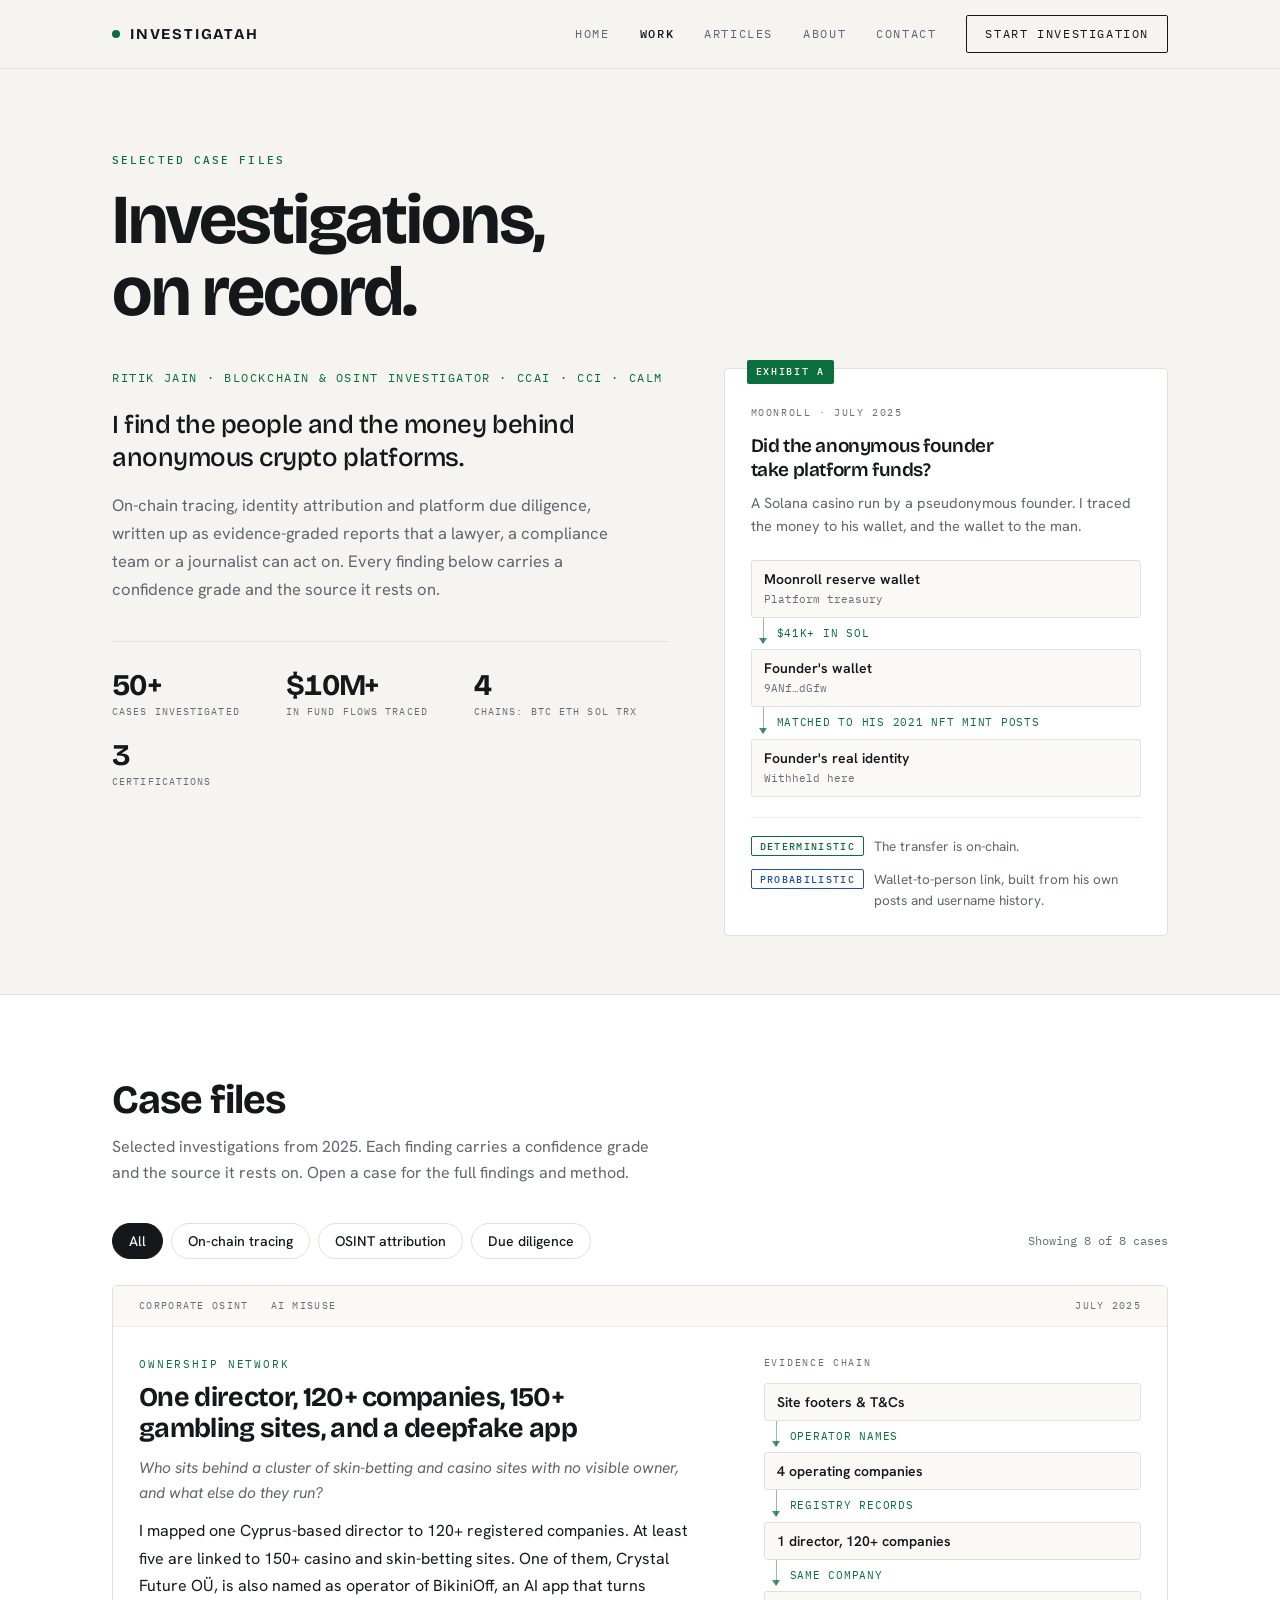
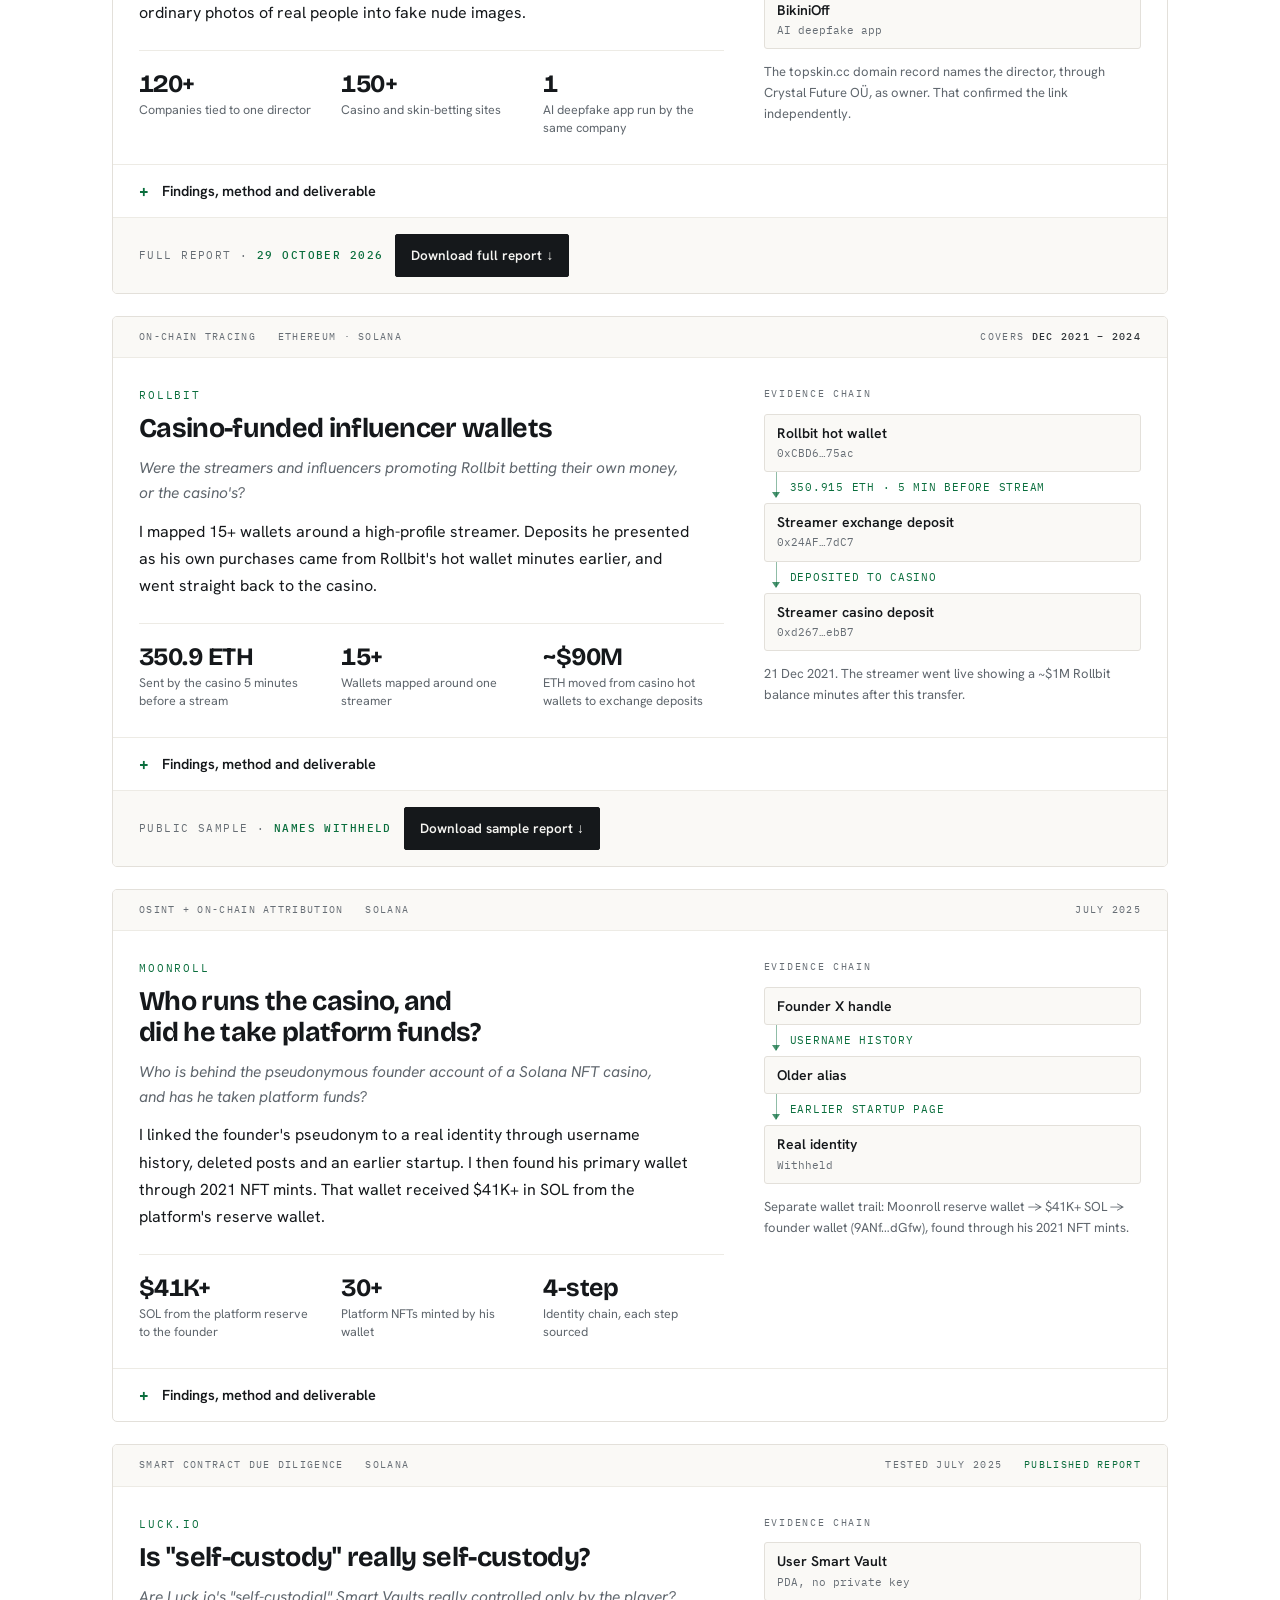
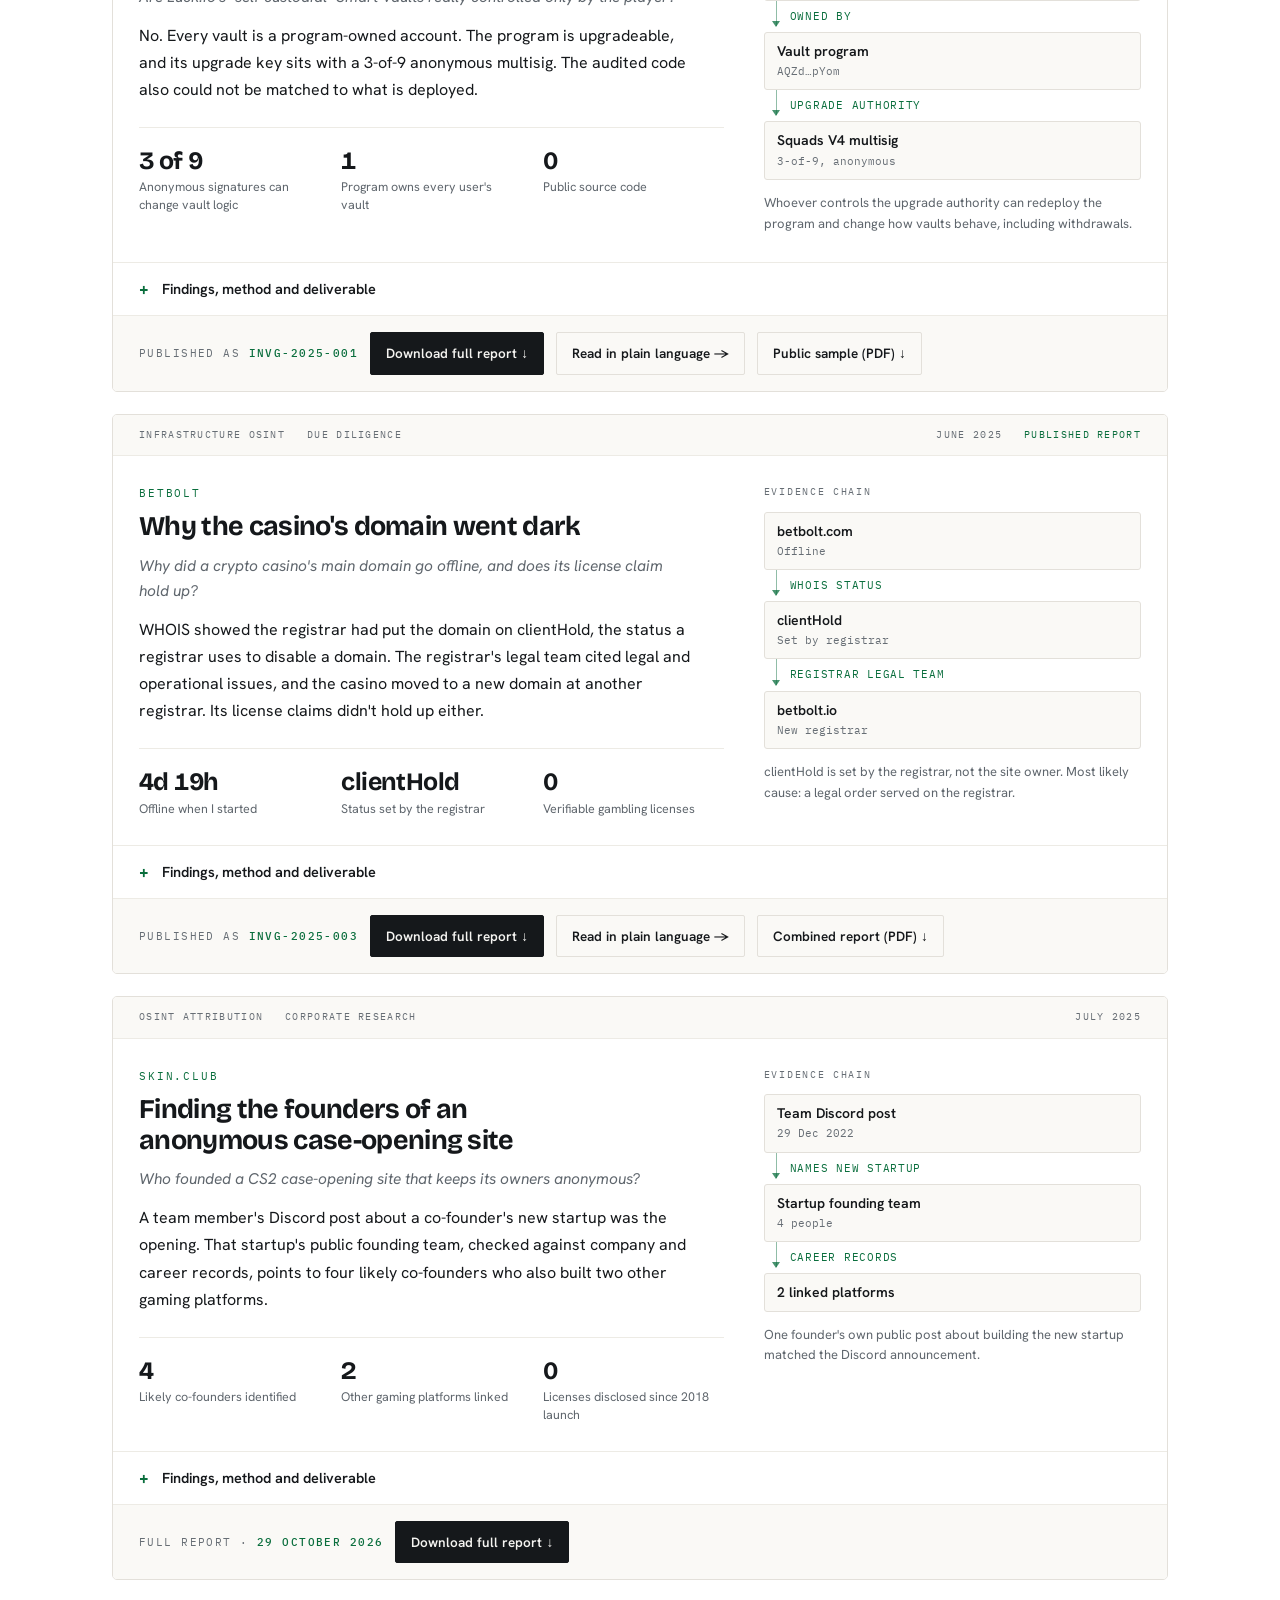
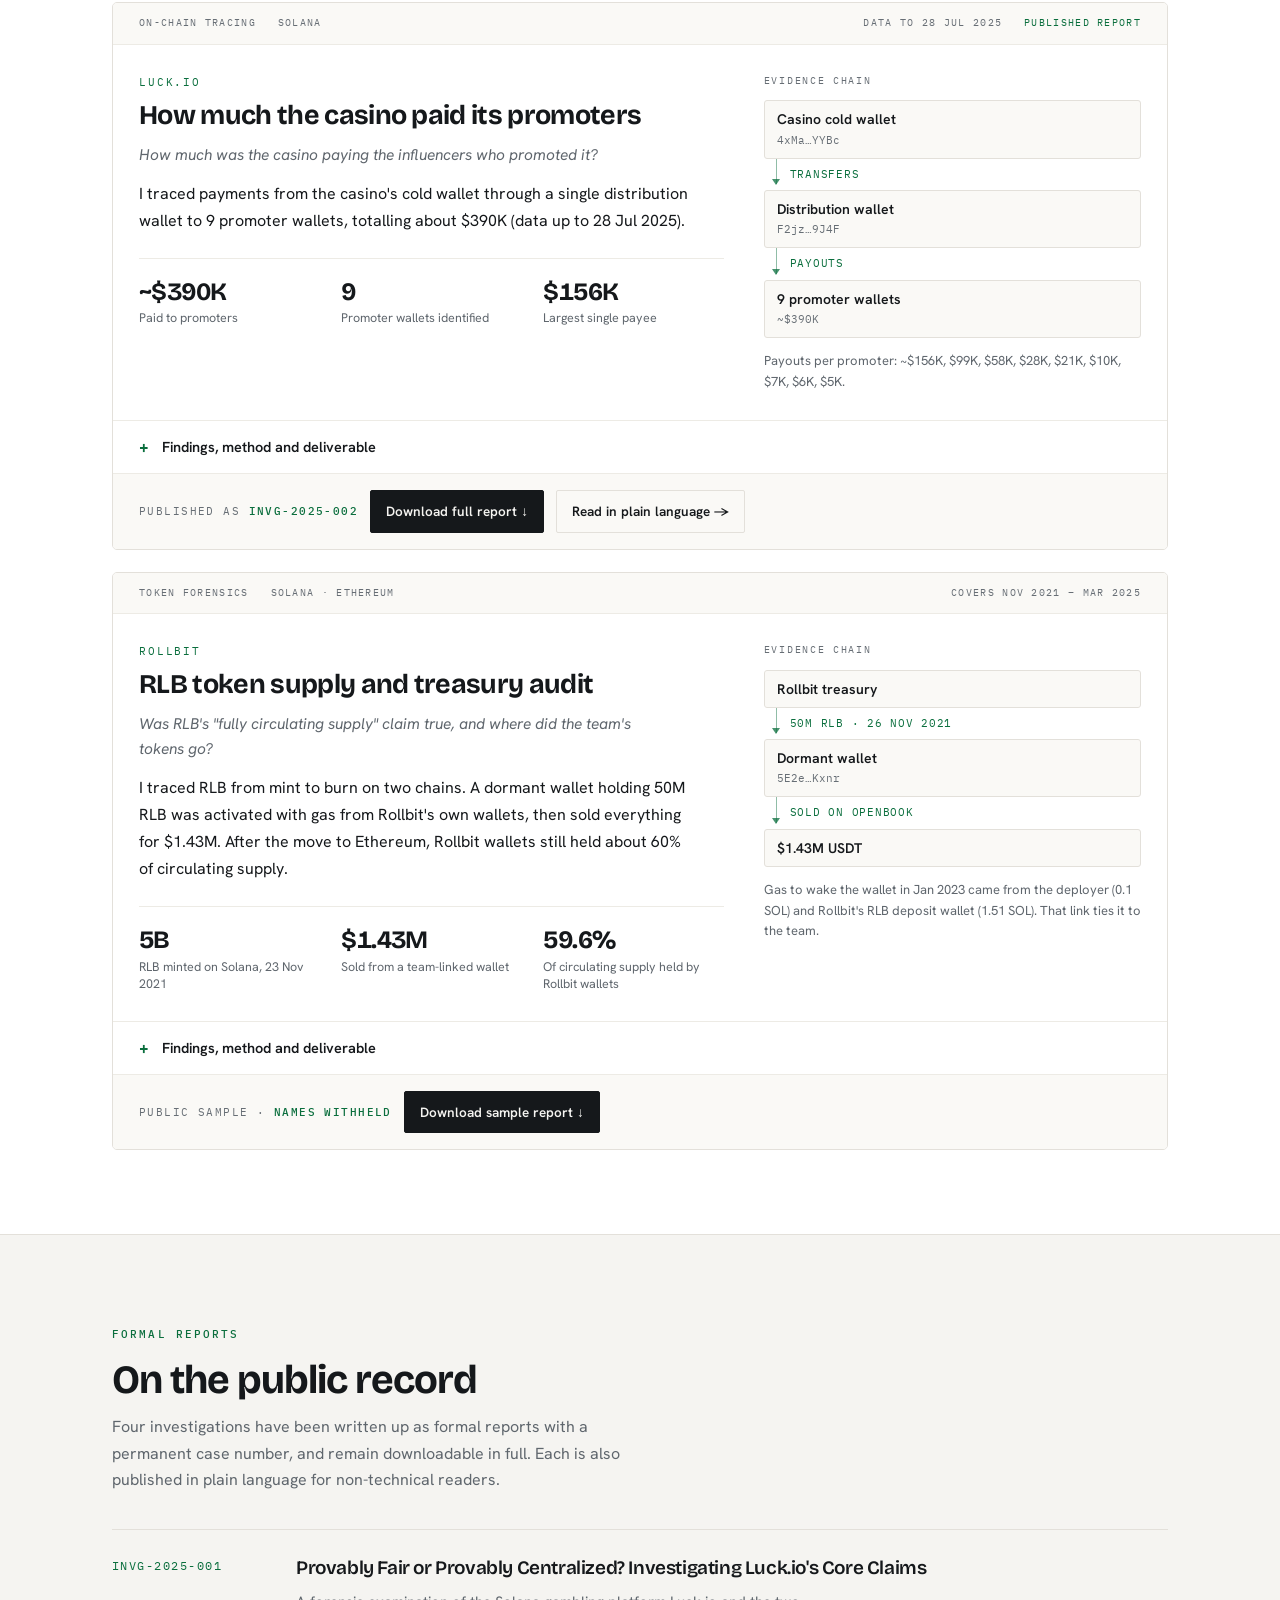
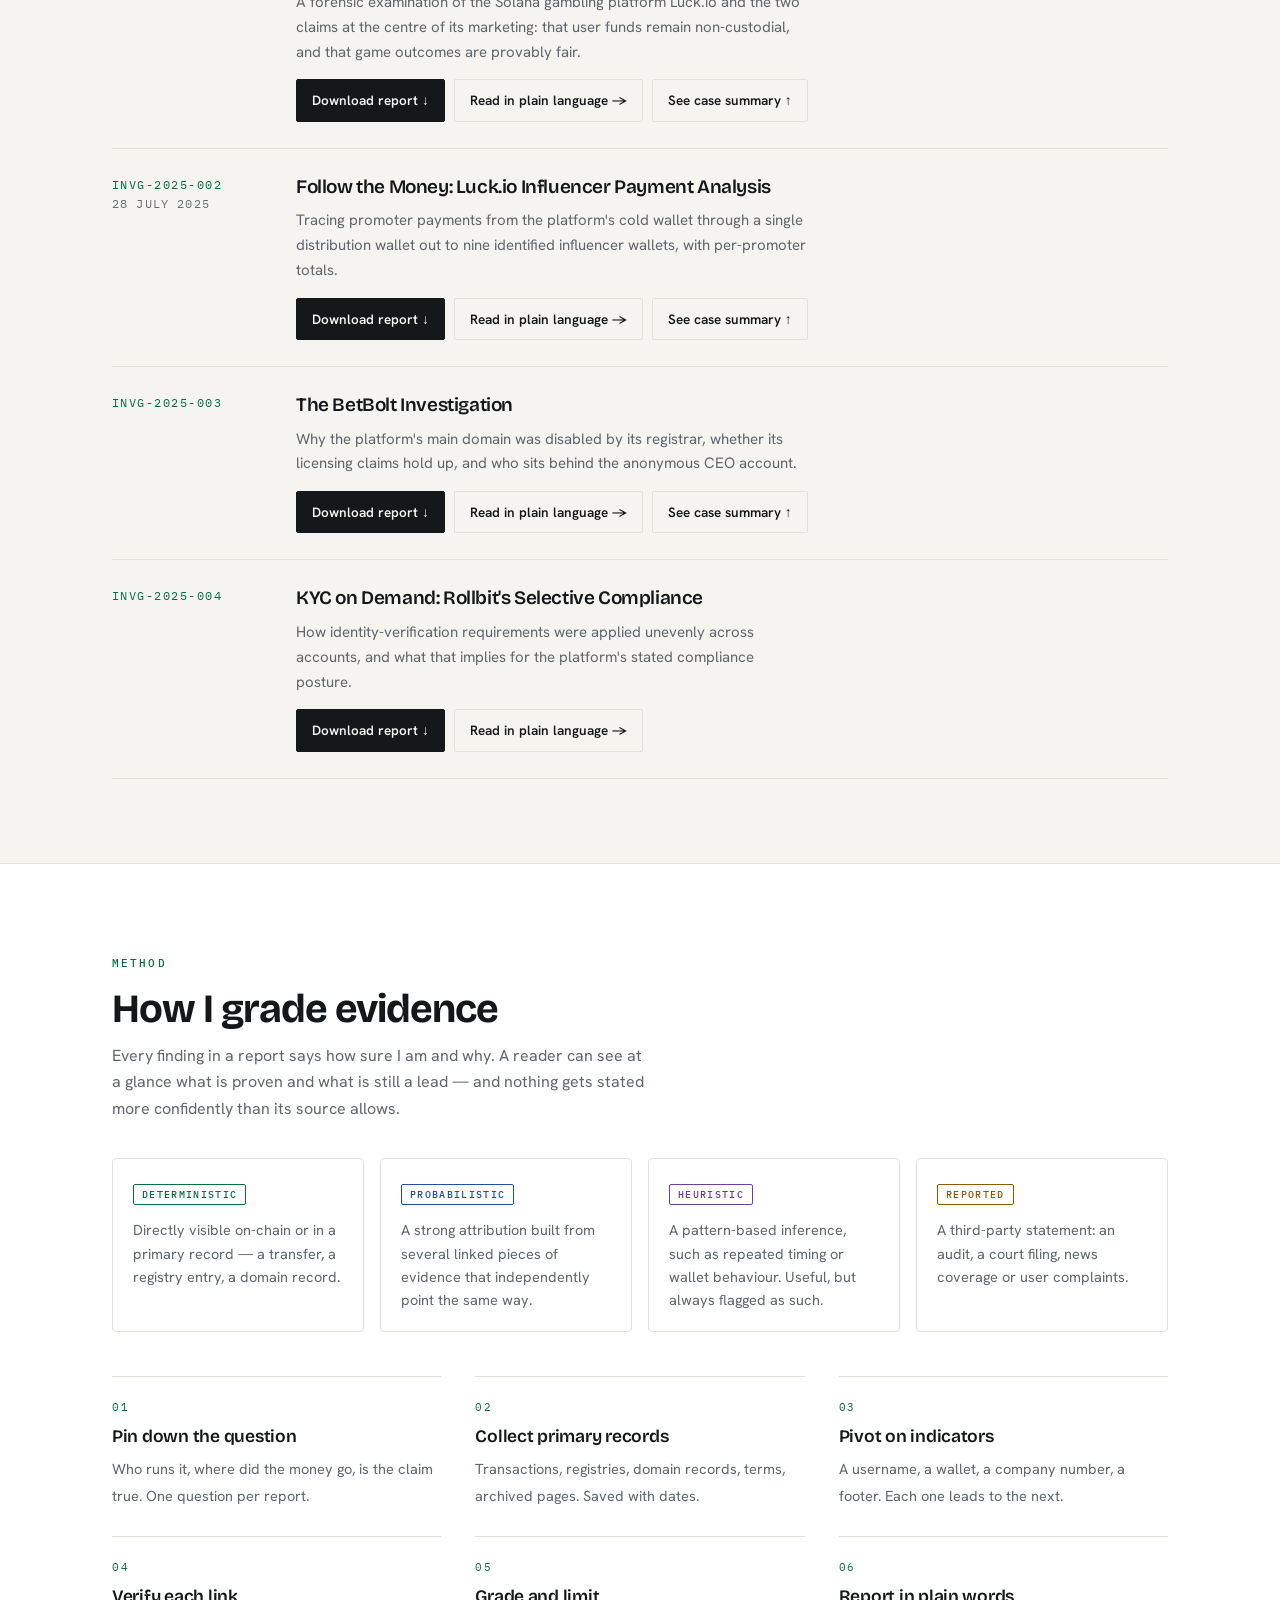
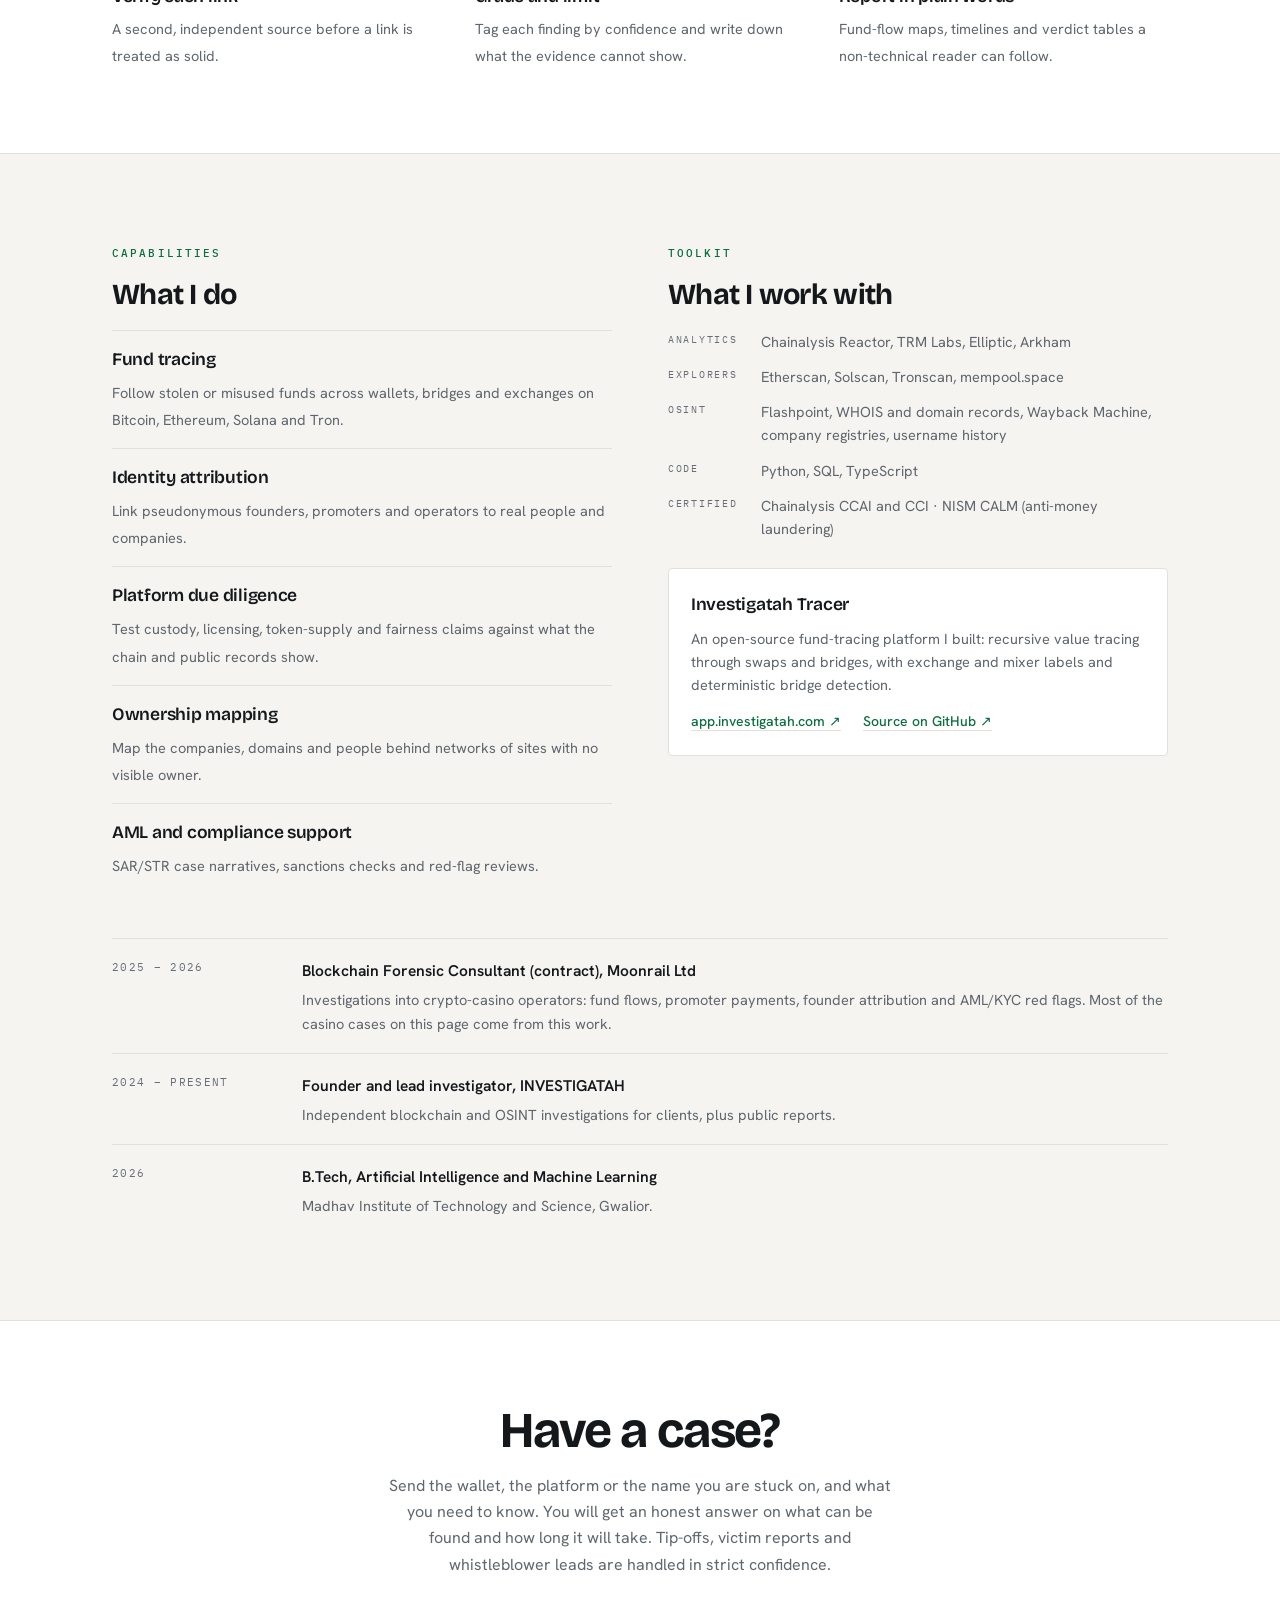
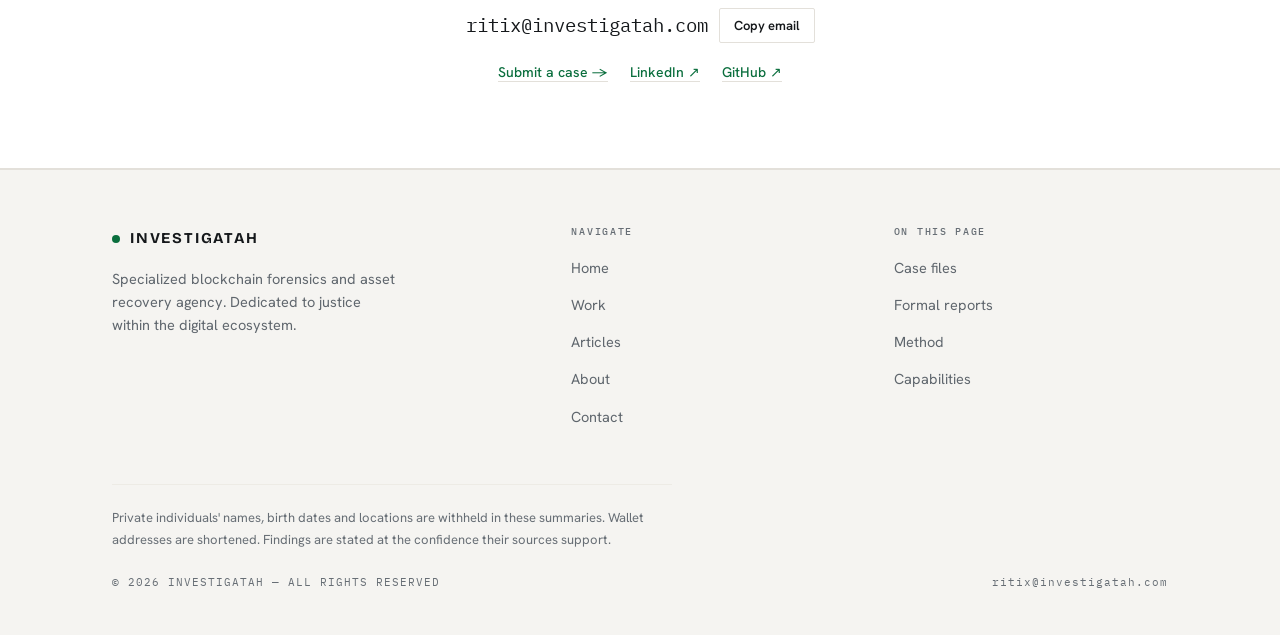
<file: work.html>
<!DOCTYPE html>
<html lang="en">
<head>
<meta charset="UTF-8">
<meta name="viewport" content="width=device-width, initial-scale=1.0, viewport-fit=cover">
<title>Case Files — Blockchain &amp; OSINT Investigations | INVESTIGATAH</title>
<meta name="description" content="Selected blockchain and OSINT investigations by INVESTIGATAH. Fund tracing, founder attribution and platform due diligence, with every finding carrying a confidence grade and the source it rests on.">
<meta name="keywords" content="blockchain investigator, on-chain tracing, OSINT attribution, crypto casino due diligence, fund tracing, crypto investigation case files, rollbit, luck.io, betbolt, skin.club">
<meta name="robots" content="index, follow, max-image-preview:large">
<meta name="theme-color" content="#F5F4F1">
<link rel="canonical" href="https://www.investigatah.com/work.html">
<meta property="og:type" content="website">
<meta property="og:site_name" content="INVESTIGATAH">
<meta property="og:title" content="Case Files — Blockchain &amp; OSINT Investigations">
<meta property="og:description" content="Selected investigations with evidence-graded findings. Fund tracing, identity attribution and platform due diligence.">
<meta property="og:url" content="https://www.investigatah.com/work.html">
<meta name="twitter:card" content="summary_large_image">
<link rel="preconnect" href="https://fonts.googleapis.com">
<link rel="preconnect" href="https://fonts.gstatic.com" crossorigin>
<link href="https://fonts.googleapis.com/css2?family=Bricolage+Grotesque:opsz,wght@12..96,500;12..96,600;12..96,700&family=Hanken+Grotesk:wght@400;500;600&family=IBM+Plex+Mono:wght@400;500&display=swap" rel="stylesheet">
<link rel="icon" href="data:image/svg+xml,<svg xmlns='http://www.w3.org/2000/svg' viewBox='0 0 32 32'><rect width='32' height='32' fill='%23F5F4F1'/><circle cx='16' cy='16' r='7' fill='none' stroke='%230A6E3D' stroke-width='2.4'/><circle cx='16' cy='16' r='2.4' fill='%230A6E3D'/></svg>">
<script type="application/ld+json">
{"@context":"https://schema.org","@type":"CollectionPage","name":"Case Files","url":"https://www.investigatah.com/work.html","description":"Selected blockchain and OSINT investigations with evidence-graded findings.","isPartOf":{"@type":"WebSite","name":"INVESTIGATAH","url":"https://www.investigatah.com"},"about":{"@type":"Person","name":"Ritik Jain","jobTitle":"Blockchain and OSINT Investigator","email":"ritix@investigatah.com","worksFor":{"@type":"Organization","name":"INVESTIGATAH"},"url":"https://www.investigatah.com/about.html"},"mainEntity":{"@type":"ItemList","itemListElement":[
{"@type":"ListItem","position":1,"item":{"@type":"Report","name":"Provably Fair or Provably Centralized? Investigating Luck.io's Core Claims","reportNumber":"INVG-2025-001","url":"https://docs.google.com/document/d/1n3FgDfK1hiWsM2eEdIh3sogpQdDOc44ptoclfhFoRqM/export?format=pdf","author":{"@type":"Organization","name":"INVESTIGATAH"}}},
{"@type":"ListItem","position":2,"item":{"@type":"Report","name":"Follow the Money: Luck.io Influencer Payment Analysis","reportNumber":"INVG-2025-002","datePublished":"2025-07-28","url":"https://docs.google.com/document/d/1EfE0NoPqd5JnNkEyyxiYQgOMSNT-ZAZcoBadZukLFEc/export?format=pdf","author":{"@type":"Organization","name":"INVESTIGATAH"}}},
{"@type":"ListItem","position":3,"item":{"@type":"Report","name":"The BetBolt Investigation","reportNumber":"INVG-2025-003","url":"https://docs.google.com/document/d/1Xt2egKXMHDtbsM5XRxKOJDekoFGO29K8O4QJa-qa0w4/export?format=pdf","author":{"@type":"Organization","name":"INVESTIGATAH"}}},
{"@type":"ListItem","position":4,"item":{"@type":"Report","name":"KYC on Demand: Rollbit's Selective Compliance","reportNumber":"INVG-2025-004","url":"https://docs.google.com/document/d/1FnOqN6BKoNMI-ZCf6opiKlsR4ZIhnb0IyDZ9kPPR5Po/export?format=pdf","author":{"@type":"Organization","name":"INVESTIGATAH"}}}
]}}
</script>
<style>
/* ============================================================
   WORK / CASE FILES — clean off-white.

   This page is deliberately self-contained: it does NOT load
   css/style.css. That stylesheet is dark-first (near-black ground,
   neon green, grain + grid overlays, glow shadows) and this page is
   light, so loading it would mean overriding ~60 rules and fighting
   the cascade on every component. Brand continuity is carried by the
   same three typefaces instead, and the neon green is translated to
   a deep green that is legible on paper.

   Nothing here can affect the other 7 pages.
   ============================================================ */

:root{
  --paper:#F5F4F1;
  --card:#FFFFFF;
  --card-2:#FAF9F6;
  --ink:#15181B;
  --ink-2:#2E3338;
  --muted:#5F666D;
  --faint:#676E75;
  --rule:#E3E0DA;
  --rule-2:#EDEBE5;
  --accent:#0A6E3D;

  /* confidence tiers — each its own hue, all legible on paper */
  --det:#0A6E3D;
  --prob:#1F4FA8;
  --heur:#6B3FA0;
  --rep:#8A5A00;

  --f-d:'Bricolage Grotesque', sans-serif;
  --f-b:'Hanken Grotesk', sans-serif;
  --f-m:'IBM Plex Mono', ui-monospace, Menlo, Consolas, monospace;
}

*{margin:0;padding:0;box-sizing:border-box}
html{scroll-behavior:smooth}
body{
  background:var(--paper);
  color:var(--ink);
  font-family:var(--f-b);
  font-size:16.5px;
  line-height:1.65;
  -webkit-font-smoothing:antialiased;
  -moz-osx-font-smoothing:grayscale;
}
img{max-width:100%;display:block}
a{color:inherit;text-decoration:none}
ul,ol{list-style:none}
::selection{background:var(--accent);color:#fff}
:focus-visible{outline:2px solid var(--accent);outline-offset:3px;border-radius:2px}
[id]{scroll-margin-top:92px}

.wrap{max-width:1120px;margin:0 auto;padding:0 32px}
h1,h2,h3,h4{font-family:var(--f-d);font-weight:600;line-height:1.14;letter-spacing:-.021em;text-wrap:balance}

.eyebrow{
  display:inline-block;font-family:var(--f-m);font-size:10.5px;font-weight:500;
  letter-spacing:.2em;text-transform:uppercase;color:var(--accent);margin-bottom:16px;
}

/* ---------- NAV ---------- */
.nav{
  position:sticky;top:0;z-index:100;
  background:rgba(245,244,241,.88);backdrop-filter:blur(12px);-webkit-backdrop-filter:blur(12px);
  border-bottom:1px solid var(--rule);
}
.nav-in{max-width:1120px;margin:0 auto;padding:0 32px;height:68px;display:flex;align-items:center;justify-content:space-between;gap:20px}
.logo{font-family:var(--f-d);font-size:15px;font-weight:700;letter-spacing:.12em;display:flex;align-items:center;gap:10px;color:var(--ink)}
.logo .dot{width:8px;height:8px;background:var(--accent);border-radius:50%;flex-shrink:0}
.nav-links{display:flex;gap:30px;align-items:center}
.nav-links a{font-family:var(--f-m);font-size:11.5px;letter-spacing:.14em;text-transform:uppercase;color:var(--muted);transition:color .2s}
.nav-links a:hover{color:var(--ink)}
.nav-links a.active{color:var(--ink);font-weight:500}
.nav-cta{border:1px solid var(--ink);color:var(--ink)!important;padding:9px 18px;border-radius:2px;transition:background .2s,color .2s}
.nav-cta:hover{background:var(--ink);color:var(--paper)!important}
.burger{display:none;flex-direction:column;gap:5px;background:none;border:0;cursor:pointer;padding:7px}
.burger span{width:22px;height:1.5px;background:var(--ink);display:block}

/* ---------- HERO ---------- */
.hero{padding:76px 0 58px}
.hero h1{font-size:clamp(40px,6vw,70px);font-weight:700;line-height:1.02;letter-spacing:-.028em;max-width:13ch}
.hero-grid{display:grid;grid-template-columns:minmax(0,1.25fr) minmax(0,1fr);gap:56px;align-items:start;margin-top:40px}
.role{font-family:var(--f-m);font-size:11.5px;letter-spacing:.14em;text-transform:uppercase;color:var(--accent);margin-bottom:20px;line-height:1.7}
.thesis{font-family:var(--f-d);font-size:clamp(20px,2.2vw,26px);font-weight:500;line-height:1.3;letter-spacing:-.018em;max-width:30ch;margin-bottom:16px}
.lede{color:var(--muted);font-size:16.5px;line-height:1.7;max-width:56ch}
.facts{display:flex;flex-wrap:wrap;gap:20px 46px;margin-top:38px;padding-top:28px;border-top:1px solid var(--rule)}
.facts li{display:flex;flex-direction:column;gap:2px}
.facts b{font-family:var(--f-d);font-size:30px;font-weight:700;line-height:1.05;letter-spacing:-.02em;font-variant-numeric:tabular-nums}
.facts span{font-family:var(--f-m);font-size:10px;letter-spacing:.11em;text-transform:uppercase;color:var(--faint)}

/* the one worked example, up front */
.exhibit{background:var(--card);border:1px solid var(--rule);border-radius:4px;padding:28px 26px 24px;position:relative;margin:0}
.exhibit::before{
  content:"EXHIBIT A";position:absolute;top:-9px;left:22px;background:var(--accent);color:#fff;
  font-family:var(--f-m);font-size:9.5px;font-weight:500;letter-spacing:.18em;padding:4px 9px;border-radius:2px;
}
.exhibit .kicker{font-family:var(--f-m);font-size:10px;letter-spacing:.16em;text-transform:uppercase;color:var(--faint)}
.exhibit h2{font-size:19px;font-weight:600;line-height:1.26;margin:10px 0 9px}
.exhibit .cap{font-size:14.5px;color:var(--muted);line-height:1.6;margin-bottom:22px}
.verdicts{margin-top:20px;padding-top:18px;border-top:1px solid var(--rule-2);display:flex;flex-direction:column;gap:12px}
.verdicts div{display:flex;gap:10px;align-items:flex-start;font-size:13.5px;color:var(--muted);line-height:1.55}

/* ---------- CONFIDENCE TAGS ---------- */
.tag{
  display:inline-block;font-family:var(--f-m);font-size:9.5px;font-weight:500;line-height:1;
  letter-spacing:.14em;text-transform:uppercase;white-space:nowrap;
  padding:5px 8px 4px;border:1px solid currentColor;border-radius:2px;
}
.t-det{color:var(--det)} .t-prob{color:var(--prob)} .t-heur{color:var(--heur)} .t-rep{color:var(--rep)}

/* ---------- EVIDENCE CHAIN ---------- */
.chain{display:flex;flex-direction:column}
.chain .node{border:1px solid var(--rule);background:var(--card-2);border-radius:3px;padding:9px 12px;display:flex;flex-direction:column;gap:2px}
.chain .node b{font-family:var(--f-b);font-weight:600;font-size:14px;line-height:1.3;color:var(--ink)}
.chain .addr{font-family:var(--f-m);font-size:11px;color:var(--faint);word-break:break-all}
.chain .edge{position:relative;padding:8px 0 8px 26px;font-family:var(--f-m);font-size:10.5px;letter-spacing:.07em;text-transform:uppercase;color:var(--accent);line-height:1.45}
.chain .edge::before{content:"";position:absolute;left:12px;top:0;bottom:6px;border-left:1.5px solid var(--accent);opacity:.45}
.chain .edge::after{content:"";position:absolute;left:8.2px;bottom:1px;border:4px solid transparent;border-top:6px solid var(--accent);opacity:.75}
.chainwrap{display:flex;flex-direction:column;gap:11px;min-width:0}
.aside-lbl{font-family:var(--f-m);font-size:10px;letter-spacing:.17em;text-transform:uppercase;color:var(--faint)}
.chain-note{font-size:13px;color:var(--muted);line-height:1.6;margin-top:2px}

/* ---------- SECTIONS ---------- */
section{padding:84px 0}
.band{background:var(--card);border-block:1px solid var(--rule)}
.sec-head{margin-bottom:36px}
.sec-head h2{font-size:clamp(26px,3.4vw,40px);font-weight:700;letter-spacing:-.025em;line-height:1.08;margin-bottom:12px}
.sec-head p{color:var(--muted);max-width:60ch;font-size:16px}

/* ---------- FILTERS ---------- */
.filterbar{display:flex;justify-content:space-between;align-items:center;gap:16px 28px;flex-wrap:wrap;margin-bottom:8px}
.filters{display:flex;flex-wrap:wrap;gap:8px}
.filters button{
  font-family:var(--f-b);font-size:14px;font-weight:500;color:var(--ink);
  background:transparent;border:1px solid var(--rule);padding:8px 16px;border-radius:999px;
  cursor:pointer;transition:border-color .2s,background .2s,color .2s;
}
.filters button:hover{border-color:var(--ink)}
.filters button[aria-pressed="true"]{background:var(--ink);border-color:var(--ink);color:var(--paper)}
.count{font-family:var(--f-m);font-size:12px;color:var(--faint)}

/* ---------- CASE ---------- */
.cases{display:flex;flex-direction:column;gap:22px;margin-top:26px}
.case{background:var(--card);border:1px solid var(--rule);border-radius:5px;overflow:hidden}
.case[hidden]{display:none!important}
.case-head{
  display:flex;justify-content:space-between;gap:10px 24px;flex-wrap:wrap;
  padding:12px 26px;border-bottom:1px solid var(--rule-2);background:var(--card-2);
  font-family:var(--f-m);font-size:10px;letter-spacing:.13em;text-transform:uppercase;color:var(--faint);
}
.case-head b{color:var(--ink-2);font-weight:500}
.case-head .pub{color:var(--accent)}
.case-head > div{display:flex;gap:10px 22px;flex-wrap:wrap}
.case-body{display:grid;grid-template-columns:minmax(0,1.55fr) minmax(0,1fr);gap:40px;padding:28px 26px}
.case-main{min-width:0}
.platform{font-family:var(--f-m);font-size:11px;letter-spacing:.17em;text-transform:uppercase;color:var(--accent);margin-bottom:9px}
.case h3{font-size:clamp(21px,2.4vw,27px);font-weight:700;line-height:1.14;letter-spacing:-.025em;margin-bottom:12px}
.question{font-size:15.5px;color:var(--muted);font-style:italic;line-height:1.6;margin-bottom:12px;max-width:60ch}
.tldr{font-size:16px;line-height:1.7;max-width:62ch}
.stats{display:grid;grid-template-columns:repeat(3,minmax(0,1fr));gap:22px;margin-top:24px;padding-top:20px;border-top:1px solid var(--rule-2)}
.stat{display:flex;flex-direction:column;gap:4px;min-width:0}
.stat .num{font-family:var(--f-d);font-size:25px;font-weight:700;line-height:1.05;letter-spacing:-.022em;font-variant-numeric:tabular-nums;overflow-wrap:anywhere}
.stat .lbl{font-size:12.5px;line-height:1.4;color:var(--muted)}

/* expander */
.more{border-top:1px solid var(--rule-2)}
.more summary{
  cursor:pointer;list-style:none;display:flex;align-items:center;gap:10px;padding:14px 26px;
  font-size:14.5px;font-weight:600;color:var(--ink);transition:color .2s;
}
.more summary::-webkit-details-marker{display:none}
.more summary::before{content:"+";font-family:var(--f-m);font-size:16px;color:var(--accent);width:13px;line-height:1}
.more[open] summary::before{content:"\2212"}
.more summary:hover{color:var(--accent)}
.more-grid{display:grid;grid-template-columns:minmax(0,1.3fr) minmax(0,1fr);gap:38px;padding:4px 26px 28px}
.more h4{font-family:var(--f-m);font-size:10px;font-weight:500;letter-spacing:.17em;text-transform:uppercase;color:var(--faint);margin:0 0 12px}
.more h4:not(:first-child){margin-top:24px}
.more p{font-size:15px;line-height:1.65;color:var(--ink-2)}
.findings{display:flex;flex-direction:column;gap:13px}
.findings li{display:grid;grid-template-columns:114px minmax(0,1fr);gap:13px;align-items:start}
.findings p{margin:0}
.src{display:block;font-family:var(--f-m);font-size:11px;color:var(--faint);margin-top:4px}
.method{margin:0;padding-left:19px;font-size:15px;line-height:1.65;color:var(--ink-2);list-style:decimal}
.method li{margin-bottom:6px}
.method li::marker{color:var(--accent);font-family:var(--f-m);font-size:12.5px}
.tools{font-family:var(--f-m);font-size:12.5px;color:var(--muted);margin-top:14px;line-height:1.6}
.tools span{display:block;font-size:10px;letter-spacing:.17em;text-transform:uppercase;color:var(--faint);margin-bottom:4px}
.withheld{font-size:13px!important;color:var(--muted)!important;border-left:2px solid var(--rule);padding-left:11px;margin-top:16px}

/* published-report strip on a case */
.published{display:flex;gap:12px;align-items:center;flex-wrap:wrap;padding:16px 26px;border-top:1px solid var(--rule-2);background:var(--card-2)}
.pub-no{font-family:var(--f-m);font-size:11px;letter-spacing:.13em;text-transform:uppercase;color:var(--faint)}
.pub-no b{color:var(--accent);font-weight:500}

/* shared small button */
.lnk{
  display:inline-flex;align-items:center;gap:7px;font-family:var(--f-b);font-size:13.5px;font-weight:600;
  padding:9px 15px;border:1px solid var(--rule);border-radius:2px;color:var(--ink);
  transition:border-color .2s,background .2s,color .2s;
}
.lnk:hover{border-color:var(--ink)}
.lnk.primary{background:var(--ink);border-color:var(--ink);color:var(--paper)}
.lnk.primary:hover{background:var(--accent);border-color:var(--accent);color:#fff}

/* ---------- REPORTS ---------- */
.reports li{display:grid;grid-template-columns:160px minmax(0,1fr);gap:24px;padding:26px 0;border-top:1px solid var(--rule)}
.reports li:last-child{border-bottom:1px solid var(--rule)}
.rep-no{font-family:var(--f-m);font-size:11.5px;letter-spacing:.13em;text-transform:uppercase;color:var(--accent);line-height:1.7}
.rep-date{display:block;color:var(--faint);letter-spacing:.1em}
.reports h3{font-size:19px;font-weight:600;line-height:1.3;margin-bottom:9px}
.reports p{font-size:15px;color:var(--muted);line-height:1.65;max-width:64ch;margin-bottom:15px}
.rep-links{display:flex;gap:9px;flex-wrap:wrap}

/* ---------- METHOD ---------- */
.grade{display:grid;grid-template-columns:repeat(4,minmax(0,1fr));gap:16px}
.grade div{background:var(--card);border:1px solid var(--rule);border-radius:4px;padding:20px}
.grade p{margin-top:12px;font-size:14.5px;color:var(--muted);line-height:1.6}
.steps{counter-reset:s;display:grid;grid-template-columns:repeat(3,minmax(0,1fr));gap:26px 34px;margin-top:44px}
.steps li{counter-increment:s;padding-top:15px;border-top:1px solid var(--rule)}
.steps li::before{content:counter(s,decimal-leading-zero);font-family:var(--f-m);font-size:11px;letter-spacing:.14em;color:var(--accent)}
.steps b{display:block;font-family:var(--f-d);font-size:17.5px;font-weight:600;letter-spacing:-.015em;margin:7px 0 7px;line-height:1.25}
.steps span{font-size:14.5px;color:var(--muted);line-height:1.6}

/* ---------- CAPABILITIES / TOOLKIT / TIMELINE ---------- */
.two{display:grid;grid-template-columns:repeat(2,minmax(0,1fr));gap:56px}
.two .sec-head{margin-bottom:20px}
.two .sec-head h2{font-size:clamp(22px,2.5vw,29px)}
.svc li{padding:15px 0;border-top:1px solid var(--rule)}
.svc b{display:block;font-family:var(--f-d);font-size:17.5px;font-weight:600;letter-spacing:-.015em;margin-bottom:4px}
.svc span{font-size:14.5px;color:var(--muted);line-height:1.6}
.kit dl{margin:0;display:grid;grid-template-columns:auto minmax(0,1fr);gap:12px 24px}
.kit dt{font-family:var(--f-m);font-size:10px;letter-spacing:.17em;text-transform:uppercase;color:var(--faint);line-height:1.9}
.kit dd{margin:0;font-size:14.5px;color:var(--muted);line-height:1.6}
.tracer{margin-top:28px;padding:22px;border:1px solid var(--rule);border-radius:4px;background:var(--card)}
.tracer b{font-family:var(--f-d);font-size:17.5px;font-weight:600;letter-spacing:-.015em}
.tracer p{margin:7px 0 13px;font-size:14.5px;color:var(--muted);line-height:1.6}
.links{display:flex;flex-wrap:wrap;gap:8px 22px;font-size:14px;font-weight:500}
.links a{color:var(--accent);text-decoration:underline;text-decoration-color:var(--rule);text-underline-offset:4px;transition:text-decoration-color .2s}
.links a:hover{text-decoration-color:var(--accent)}
.timeline{margin-top:44px}
.timeline li{display:grid;grid-template-columns:168px minmax(0,1fr);gap:22px;padding:18px 0;border-top:1px solid var(--rule)}
.when{font-family:var(--f-m);font-size:11px;letter-spacing:.12em;text-transform:uppercase;color:var(--faint);line-height:1.9}
.timeline b{font-weight:600;font-size:15.5px}
.timeline p{margin-top:4px;font-size:14.5px;color:var(--muted);line-height:1.6}

/* ---------- CONTACT ---------- */
.contact{text-align:center}
.contact h2{font-size:clamp(30px,4.6vw,50px);font-weight:700;letter-spacing:-.028em;line-height:1.04;margin-bottom:16px}
.contact > .wrap > p{color:var(--muted);max-width:56ch;margin:0 auto 30px;font-size:16px}
.mailrow{display:flex;flex-wrap:wrap;gap:11px;align-items:center;justify-content:center;margin-bottom:18px}
.mail{font-family:var(--f-m);font-size:clamp(15px,2vw,19px);color:var(--ink);user-select:all;overflow-wrap:anywhere}
.copy{
  font-family:var(--f-b);font-size:13px;font-weight:600;padding:8px 14px;border:1px solid var(--rule);
  border-radius:2px;background:transparent;color:var(--ink);cursor:pointer;transition:border-color .2s,background .2s,color .2s;
}
.copy:hover{background:var(--ink);border-color:var(--ink);color:var(--paper)}
.contact .links{justify-content:center}

/* ---------- FOOTER ---------- */
footer{border-top:1px solid var(--rule);padding:56px 0 44px}
.foot-grid{display:grid;grid-template-columns:1.5fr 1fr 1fr;gap:48px}
.foot-grid .logo{margin-bottom:16px}
.foot-grid > div > p{color:var(--muted);font-size:14.5px;max-width:36ch;line-height:1.6}
.foot-grid h4{font-family:var(--f-m);font-size:10px;font-weight:500;letter-spacing:.17em;text-transform:uppercase;color:var(--faint);margin-bottom:16px}
.foot-grid li{margin-bottom:10px}
.foot-grid li a{color:var(--muted);font-size:14.5px;transition:color .2s}
.foot-grid li a:hover{color:var(--accent)}
.disclaimer{margin-top:44px;padding-top:22px;border-top:1px solid var(--rule-2);font-size:13px;color:var(--faint);line-height:1.7;max-width:80ch}
.foot-base{margin-top:22px;display:flex;justify-content:space-between;gap:10px 24px;flex-wrap:wrap;font-family:var(--f-m);font-size:11px;letter-spacing:.09em;color:var(--faint)}

@media (prefers-reduced-motion:reduce){*{transition:none!important}html{scroll-behavior:auto}}

/* ---------- RESPONSIVE ---------- */
@media (max-width:1000px){
  .hero-grid,.two{grid-template-columns:minmax(0,1fr);gap:44px}
  .case-body,.more-grid{grid-template-columns:minmax(0,1fr);gap:26px}
  .grade,.steps{grid-template-columns:repeat(2,minmax(0,1fr))}
  .foot-grid{grid-template-columns:1fr 1fr;gap:36px}
}
@media (max-width:760px){
  .wrap,.nav-in{padding:0 20px}
  .nav-links{
    display:none;position:absolute;top:68px;left:0;right:0;flex-direction:column;align-items:flex-start;
    gap:0;background:var(--paper);border-bottom:1px solid var(--rule);padding:8px 20px 16px;
  }
  .nav-links.open{display:flex}
  .nav-links a{padding:11px 0;font-size:12.5px}
  .nav-cta{margin-top:8px}
  .burger{display:flex}
  .hero{padding:52px 0 44px}
  section{padding:58px 0}
  .grade,.steps{grid-template-columns:minmax(0,1fr)}
  .stats{grid-template-columns:repeat(2,minmax(0,1fr));gap:18px}
  .findings li{grid-template-columns:minmax(0,1fr);gap:6px}
  .reports li,.timeline li{grid-template-columns:minmax(0,1fr);gap:8px}
  .kit dl{grid-template-columns:minmax(0,1fr);gap:2px}
  .kit dd{margin-bottom:11px}
  .case-body{padding:24px 20px}
  .case-head,.published{padding:12px 20px}
  .more summary{padding:13px 20px}
  .more-grid{padding:4px 20px 24px}
  .foot-grid{grid-template-columns:minmax(0,1fr);gap:30px}
  .facts{gap:18px 32px}
  .facts b{font-size:26px}
}
@media (max-width:460px){
  .stats{grid-template-columns:minmax(0,1fr)}
}
</style>
</head>
<body>

<nav class="nav">
  <div class="nav-in">
    <a href="index.html" class="logo"><span class="dot"></span>INVESTIGATAH</a>
    <div class="nav-links">
      <a href="index.html">Home</a>
      <a href="work.html" class="active">Work</a>
      <a href="articles.html">Articles</a>
      <a href="about.html">About</a>
      <a href="contact.html">Contact</a>
      <a href="contact.html" class="nav-cta">Start Investigation</a>
    </div>
    <button class="burger" aria-label="Menu" aria-expanded="false"><span></span><span></span><span></span></button>
  </div>
</nav>

<header class="hero">
  <div class="wrap">
    <span class="eyebrow">Selected Case Files</span>
    <h1>Investigations, on record.</h1>
    <div class="hero-grid">
      <div>
        <p class="role">Ritik Jain · Blockchain &amp; OSINT Investigator · CCAI · CCI · CALM</p>
        <p class="thesis">I find the people and the money behind anonymous crypto platforms.</p>
        <p class="lede">On-chain tracing, identity attribution and platform due diligence, written up as evidence-graded reports that a lawyer, a compliance team or a journalist can act on. Every finding below carries a confidence grade and the source it rests on.</p>
        <ul class="facts">
          <li><b>50+</b><span>Cases investigated</span></li>
          <li><b>$10M+</b><span>In fund flows traced</span></li>
          <li><b>4</b><span>Chains: BTC ETH SOL TRX</span></li>
          <li><b>3</b><span>Certifications</span></li>
        </ul>
      </div>

      <figure class="exhibit">
        <span class="kicker">Moonroll · July 2025</span>
        <h2>Did the anonymous founder take platform funds?</h2>
        <p class="cap">A Solana casino run by a pseudonymous founder. I traced the money to his wallet, and the wallet to the man.</p>
        <ol class="chain">
          <li class="node"><b>Moonroll reserve wallet</b><span class="addr">Platform treasury</span></li>
          <li class="edge">$41K+ in SOL</li>
          <li class="node"><b>Founder's wallet</b><span class="addr">9ANf…dGfw</span></li>
          <li class="edge">Matched to his 2021 NFT mint posts</li>
          <li class="node"><b>Founder's real identity</b><span class="addr">Withheld here</span></li>
        </ol>
        <div class="verdicts">
          <div><span class="tag t-det">Deterministic</span><span>The transfer is on-chain.</span></div>
          <div><span class="tag t-prob">Probabilistic</span><span>Wallet-to-person link, built from his own posts and username history.</span></div>
        </div>
      </figure>
    </div>
  </div>
</header>

<section id="cases" class="band">
  <div class="wrap">
    <div class="sec-head">
      <h2>Case files</h2>
      <p>Selected investigations from 2025. Each finding carries a confidence grade and the source it rests on. Open a case for the full findings and method.</p>
    </div>

    <div class="filterbar">
      <div class="filters" role="group" aria-label="Filter cases by discipline">
        <button type="button" data-f="all" aria-pressed="true">All</button>
        <button type="button" data-f="onchain" aria-pressed="false">On-chain tracing</button>
        <button type="button" data-f="osint" aria-pressed="false">OSINT attribution</button>
        <button type="button" data-f="dd" aria-pressed="false">Due diligence</button>
      </div>
      <p class="count" id="count" aria-live="polite">Showing 8 of 8 cases</p>
    </div>

    <div class="cases">

      <!-- ============ Gambling ownership network ============ -->
      <article class="case" data-groups="osint dd" id="gambling-network">
        <header class="case-head">
          <div><span>Corporate OSINT</span><span>AI misuse</span></div>
          <div><span>July 2025</span></div>
        </header>
        <div class="case-body">
          <div class="case-main">
            <p class="platform">Ownership network</p>
            <h3>One director, 120+ companies, 150+ gambling sites, and a deepfake app</h3>
            <p class="question">Who sits behind a cluster of skin-betting and casino sites with no visible owner, and what else do they run?</p>
            <p class="tldr">I mapped one Cyprus-based director to 120+ registered companies. At least five are linked to 150+ casino and skin-betting sites. One of them, Crystal Future OÜ, is also named as operator of BikiniOff, an AI app that turns ordinary photos of real people into fake nude images.</p>
            <div class="stats">
              <div class="stat"><span class="num">120+</span><span class="lbl">Companies tied to one director</span></div>
              <div class="stat"><span class="num">150+</span><span class="lbl">Casino and skin-betting sites</span></div>
              <div class="stat"><span class="num">1</span><span class="lbl">AI deepfake app run by the same company</span></div>
            </div>
          </div>
          <aside class="chainwrap" aria-label="Evidence chain">
            <span class="aside-lbl">Evidence chain</span>
            <ol class="chain">
              <li class="node"><b>Site footers &amp; T&amp;Cs</b></li>
              <li class="edge">Operator names</li>
              <li class="node"><b>4 operating companies</b></li>
              <li class="edge">Registry records</li>
              <li class="node"><b>1 director, 120+ companies</b></li>
              <li class="edge">Same company</li>
              <li class="node"><b>BikiniOff</b><span class="addr">AI deepfake app</span></li>
            </ol>
            <p class="chain-note">The topskin.cc domain record names the director, through Crystal Future OÜ, as owner. That confirmed the link independently.</p>
          </aside>
        </div>
        <details class="more">
          <summary>Findings, method and deliverable</summary>
          <div class="more-grid">
            <div>
              <h4>Findings</h4>
              <ul class="findings">
                <li><span class="tag t-det">Deterministic</span><p>One person holds founder, director or shareholder roles in 120+ Cyprus companies, active since January 2017.<span class="src">Company registries</span></p></li>
                <li><span class="tag t-prob">Probabilistic</span><p>Four companies form the operating backbone, linked to 150+ casino and skin-betting sites and a fantasy-football app with 1M+ downloads.<span class="src">Site T&amp;Cs, footers, app store</span></p></li>
                <li><span class="tag t-det">Deterministic</span><p>The topskin.cc domain record names the same person, through Crystal Future OÜ, as owner.<span class="src">Domain record</span></p></li>
                <li><span class="tag t-det">Deterministic</span><p>The archived bikinioff.net site and its user agreement name Crystal Future OÜ as operator of the app and its Telegram bot.<span class="src">Archived site, user agreement</span></p></li>
                <li><span class="tag t-det">Deterministic</span><p>BikiniOff's terms include no consent, moderation or age checks.<span class="src">Archived user agreement</span></p></li>
                <li><span class="tag t-rep">Reported</span><p>The app has been tied to Italian investigations into fake nude images of school students.<span class="src">Italian news coverage</span></p></li>
                <li><span class="tag t-rep">Reported</span><p>WIPO case D2018-0366 found pubg.com was registered in bad faith by the same person and company, and ordered it transferred.<span class="src">WIPO decision</span></p></li>
              </ul>
            </div>
            <div>
              <h4>How I worked</h4>
              <ol class="method">
                <li>Collected operating-company names from site footers, terms and payment pages.</li>
                <li>Searched company registries for directors and shareholders.</li>
                <li>Confirmed the link through a domain record naming the same person.</li>
                <li>Used archived pages for sites that had changed or gone offline, including the deleted bikinioff.net.</li>
                <li>Read BikiniOff's archived user agreement for consent, moderation and age checks.</li>
                <li>Checked legal history, including a WIPO domain dispute.</li>
              </ol>
              <h4>Delivered</h4>
              <p>Network map linking person → companies → sites → AI app, with a source for every link.</p>
              <p class="tools"><span>Sources and tools</span>Company registries · Domain records · Wayback Machine · App stores · WIPO records</p>
              <p class="withheld">Personal name, birth date and residence withheld in this summary.</p>
            </div>
          </div>
        </details>
        <div class="published">
          <span class="pub-no">Full report · <b>29 October 2026</b></span>
          <a class="lnk primary" href="reports/the-empire-of-theodotos-kapsis.pdf" target="_blank" rel="noopener">Download full report ↓</a>
        </div>
      </article>

      <!-- ============ Rollbit influencer funding ============ -->
      <article class="case" data-groups="onchain" id="rollbit-influencer-funding">
        <header class="case-head">
          <div><span>On-chain tracing</span><span>Ethereum · Solana</span></div>
          <div><span>Covers <b>Dec 2021 – 2024</b></span></div>
        </header>
        <div class="case-body">
          <div class="case-main">
            <p class="platform">Rollbit</p>
            <h3>Casino-funded influencer wallets</h3>
            <p class="question">Were the streamers and influencers promoting Rollbit betting their own money, or the casino's?</p>
            <p class="tldr">I mapped 15+ wallets around a high-profile streamer. Deposits he presented as his own purchases came from Rollbit's hot wallet minutes earlier, and went straight back to the casino.</p>
            <div class="stats">
              <div class="stat"><span class="num">350.9 ETH</span><span class="lbl">Sent by the casino 5 minutes before a stream</span></div>
              <div class="stat"><span class="num">15+</span><span class="lbl">Wallets mapped around one streamer</span></div>
              <div class="stat"><span class="num">~$90M</span><span class="lbl">ETH moved from casino hot wallets to exchange deposits</span></div>
            </div>
          </div>
          <aside class="chainwrap" aria-label="Evidence chain">
            <span class="aside-lbl">Evidence chain</span>
            <ol class="chain">
              <li class="node"><b>Rollbit hot wallet</b><span class="addr">0xCBD6…75ac</span></li>
              <li class="edge">350.915 ETH · 5 min before stream</li>
              <li class="node"><b>Streamer exchange deposit</b><span class="addr">0x24AF…7dC7</span></li>
              <li class="edge">Deposited to casino</li>
              <li class="node"><b>Streamer casino deposit</b><span class="addr">0xd267…ebB7</span></li>
            </ol>
            <p class="chain-note">21 Dec 2021. The streamer went live showing a ~$1M Rollbit balance minutes after this transfer.</p>
          </aside>
        </div>
        <details class="more">
          <summary>Findings, method and deliverable</summary>
          <div class="more-grid">
            <div>
              <h4>Findings</h4>
              <ul class="findings">
                <li><span class="tag t-det">Deterministic</span><p>Rollbit's hot wallet sent 350.915 ETH to the streamer's exchange deposit address five minutes before he went live showing a ~$1M balance.<span class="src">Transfer history, stream time</span></p></li>
                <li><span class="tag t-det">Deterministic</span><p>86.9 ETH arrived from the casino 27 minutes before he posted that he had personally bought ~$170K of ETH. The ETH then went back to Rollbit.<span class="src">Transfer history, archived post</span></p></li>
                <li><span class="tag t-heur">Heuristic</span><p>The repeated timing fits sponsored play money presented as personal funds.<span class="src">Pattern across events</span></p></li>
                <li><span class="tag t-det">Deterministic</span><p>Casino hot wallets held ~$10M of ETH while ~$90M had been sent to two exchange deposit addresses.<span class="src">Balances and outflows</span></p></li>
                <li><span class="tag t-prob">Probabilistic</span><p>A second influencer (280K followers) bought RLB, deposited it to his own casino deposit address, withdrew to a fresh wallet and sold. At least 9 transfers (30,000 SOL) from the selling wallet back to that unique deposit address tie both wallets to him.<span class="src">Deposit-address reuse</span></p></li>
                <li><span class="tag t-rep">Reported</span><p>He was publicly accused of selling ~45M RLB (~$3M at peak) while promoting it.<span class="src">Public allegation</span></p></li>
              </ul>
            </div>
            <div>
              <h4>How I worked</h4>
              <ol class="method">
                <li>Labelled Rollbit's main hot wallet and the streamer's exchange and casino deposit addresses.</li>
                <li>Matched his public posts and stream start times against transfer timestamps.</li>
                <li>Followed every deposit forward to see where the funds ended up.</li>
                <li>Compared what the casino hot wallets hold with what they sent to exchange deposit addresses.</li>
                <li>Reviewed a public pump-and-dump allegation against a second influencer and mapped its four-wallet loop.</li>
              </ol>
              <h4>Delivered</h4>
              <p>Evidence pack with transaction hashes, timestamped screenshots and a fund-flow graph, written so a non-technical reader can follow each step. The findings were published as part of a public report.</p>
              <p class="tools"><span>Sources and tools</span>Arkham · Etherscan · Solscan · Archived posts</p>
              <p class="withheld">Streamer and influencer names withheld in this summary.</p>
            </div>
          </div>
        </details>
        <div class="published">
          <span class="pub-no">Public sample · <b>Names withheld</b></span>
          <a class="lnk primary" href="reports/rollbit-rlb-and-influencer-funding-sample.pdf" target="_blank" rel="noopener">Download sample report ↓</a>
        </div>
      </article>

      <!-- ============ Moonroll founder ============ -->
      <article class="case" data-groups="osint onchain" id="moonroll-founder">
        <header class="case-head">
          <div><span>OSINT + on-chain attribution</span><span>Solana</span></div>
          <div><span>July 2025</span></div>
        </header>
        <div class="case-body">
          <div class="case-main">
            <p class="platform">Moonroll</p>
            <h3>Who runs the casino, and did he take platform funds?</h3>
            <p class="question">Who is behind the pseudonymous founder account of a Solana NFT casino, and has he taken platform funds?</p>
            <p class="tldr">I linked the founder's pseudonym to a real identity through username history, deleted posts and an earlier startup. I then found his primary wallet through 2021 NFT mints. That wallet received $41K+ in SOL from the platform's reserve wallet.</p>
            <div class="stats">
              <div class="stat"><span class="num">$41K+</span><span class="lbl">SOL from the platform reserve to the founder</span></div>
              <div class="stat"><span class="num">30+</span><span class="lbl">Platform NFTs minted by his wallet</span></div>
              <div class="stat"><span class="num">4-step</span><span class="lbl">Identity chain, each step sourced</span></div>
            </div>
          </div>
          <aside class="chainwrap" aria-label="Evidence chain">
            <span class="aside-lbl">Evidence chain</span>
            <ol class="chain">
              <li class="node"><b>Founder X handle</b></li>
              <li class="edge">Username history</li>
              <li class="node"><b>Older alias</b></li>
              <li class="edge">Earlier startup page</li>
              <li class="node"><b>Real identity</b><span class="addr">Withheld</span></li>
            </ol>
            <p class="chain-note">Separate wallet trail: Moonroll reserve wallet → $41K+ SOL → founder wallet (9ANf…dGfw), found through his 2021 NFT mints.</p>
          </aside>
        </div>
        <details class="more">
          <summary>Findings, method and deliverable</summary>
          <div class="more-grid">
            <div>
              <h4>Findings</h4>
              <ul class="findings">
                <li><span class="tag t-det">Deterministic</span><p>Username history links the founder handle to an older alias.<span class="src">Username history</span></p></li>
                <li><span class="tag t-prob">Probabilistic</span><p>Deleted posts show alternate accounts under the same alias.<span class="src">Archived posts</span></p></li>
                <li><span class="tag t-prob">Probabilistic</span><p>An earlier startup's public page links the alias to a personal profile under a real name.<span class="src">Public company page</span></p></li>
                <li><span class="tag t-prob">Probabilistic</span><p>His primary wallet is the one that made the 2021 NFT mints he posted about.<span class="src">Mint records and posts</span></p></li>
                <li><span class="tag t-det">Deterministic</span><p>That wallet minted 30+ of the platform's own NFT collection and received $41K+ in SOL from the platform's reserve wallet.<span class="src">Transfer history</span></p></li>
              </ul>
            </div>
            <div>
              <h4>How I worked</h4>
              <ol class="method">
                <li>Pulled username history for the founder's X handle and found an older alias.</li>
                <li>Recovered deleted posts from archives, which led to alternate accounts and an earlier career.</li>
                <li>Tied the alias to a real name through a startup he co-founded, whose public page linked his personal profile.</li>
                <li>Used his 2021 NFT mint posts to identify his primary Solana wallet.</li>
                <li>Traced that wallet's dealings with the casino.</li>
              </ol>
              <h4>Delivered</h4>
              <p>Identity profile with a sourced evidence chain and wallet trace, delivered to the client.</p>
              <p class="tools"><span>Sources and tools</span>X username history · Wayback Machine · Solscan · Arkham</p>
              <p class="withheld">Name, location and social accounts withheld in this summary.</p>
            </div>
          </div>
        </details>
      </article>

      <!-- ============ Luck.io custody ============ -->
      <article class="case" data-groups="dd onchain" id="luckio-custody">
        <header class="case-head">
          <div><span>Smart contract due diligence</span><span>Solana</span></div>
          <div><span>Tested July 2025</span><span class="pub">Published report</span></div>
        </header>
        <div class="case-body">
          <div class="case-main">
            <p class="platform">Luck.io</p>
            <h3>Is "self-custody" really self-custody?</h3>
            <p class="question">Are Luck.io's "self-custodial" Smart Vaults really controlled only by the player?</p>
            <p class="tldr">No. Every vault is a program-owned account. The program is upgradeable, and its upgrade key sits with a 3-of-9 anonymous multisig. The audited code also could not be matched to what is deployed.</p>
            <div class="stats">
              <div class="stat"><span class="num">3 of 9</span><span class="lbl">Anonymous signatures can change vault logic</span></div>
              <div class="stat"><span class="num">1</span><span class="lbl">Program owns every user's vault</span></div>
              <div class="stat"><span class="num">0</span><span class="lbl">Public source code</span></div>
            </div>
          </div>
          <aside class="chainwrap" aria-label="Evidence chain">
            <span class="aside-lbl">Evidence chain</span>
            <ol class="chain">
              <li class="node"><b>User Smart Vault</b><span class="addr">PDA, no private key</span></li>
              <li class="edge">Owned by</li>
              <li class="node"><b>Vault program</b><span class="addr">AQZd…pYom</span></li>
              <li class="edge">Upgrade authority</li>
              <li class="node"><b>Squads V4 multisig</b><span class="addr">3-of-9, anonymous</span></li>
            </ol>
            <p class="chain-note">Whoever controls the upgrade authority can redeploy the program and change how vaults behave, including withdrawals.</p>
          </aside>
        </div>
        <details class="more">
          <summary>Findings, method and deliverable</summary>
          <div class="more-grid">
            <div>
              <h4>Findings</h4>
              <ul class="findings">
                <li><span class="tag t-det">Deterministic</span><p>Vaults are program-derived addresses (isOnCurve = false), so they have no private key and the user cannot sign for them.<span class="src">Account data</span></p></li>
                <li><span class="tag t-det">Deterministic</span><p>Every vault checked, including my own test vault, is owned by one program.<span class="src">Owner field</span></p></li>
                <li><span class="tag t-det">Deterministic</span><p>The program is upgradeable, and its authority is a 3-of-9 Squads V4 multisig with anonymous signers.<span class="src">Upgrade authority</span></p></li>
                <li><span class="tag t-det">Deterministic</span><p>Source code is not public, and the audited build's hash does not match the deployed program.<span class="src">Verification API</span></p></li>
                <li><span class="tag t-rep">Reported</span><p>Wins and losses are settled by backend wallets, and randomness is computed off-chain. I found no oracle list and no on-chain randomness proofs.<span class="src">Halborn audit, tx review</span></p></li>
              </ul>
            </div>
            <div>
              <h4>How I worked</h4>
              <ol class="method">
                <li>Deposited to a test vault and inspected the account on-chain (on-curve check, owner field).</li>
                <li>Traced ownership up to the program and its upgrade authority.</li>
                <li>Compared the audited code hash with the deployed program using OtterSec's verification API.</li>
                <li>Read the Halborn audit to see which actions happen off-chain.</li>
                <li>Tested each marketing claim against what the chain shows.</li>
              </ol>
              <h4>Delivered</h4>
              <p>A claim-by-claim verdict table (true, partly true, unverifiable, false) a non-technical reader can use. Bottom line: the custody and fairness claims cannot be verified on-chain.</p>
              <p class="tools"><span>Sources and tools</span>Solscan · Solana account data · OtterSec verify API · Halborn audit</p>
            </div>
          </div>
        </details>
        <div class="published">
          <span class="pub-no">Published as <b>INVG-2025-001</b></span>
          <a class="lnk primary" href="https://docs.google.com/document/d/1n3FgDfK1hiWsM2eEdIh3sogpQdDOc44ptoclfhFoRqM/export?format=pdf" target="_blank" rel="noopener">Download full report ↓</a>
          <a class="lnk" href="article-luckio-provably-fair.html">Read in plain language →</a>
          <a class="lnk" href="reports/luckio-investigation-sample.pdf" target="_blank" rel="noopener">Public sample (PDF) ↓</a>
        </div>
      </article>

      <!-- ============ BetBolt domain ============ -->
      <article class="case" data-groups="dd osint" id="betbolt-domain">
        <header class="case-head">
          <div><span>Infrastructure OSINT</span><span>Due diligence</span></div>
          <div><span>June 2025</span><span class="pub">Published report</span></div>
        </header>
        <div class="case-body">
          <div class="case-main">
            <p class="platform">BetBolt</p>
            <h3>Why the casino's domain went dark</h3>
            <p class="question">Why did a crypto casino's main domain go offline, and does its license claim hold up?</p>
            <p class="tldr">WHOIS showed the registrar had put the domain on clientHold, the status a registrar uses to disable a domain. The registrar's legal team cited legal and operational issues, and the casino moved to a new domain at another registrar. Its license claims didn't hold up either.</p>
            <div class="stats">
              <div class="stat"><span class="num">4d 19h</span><span class="lbl">Offline when I started</span></div>
              <div class="stat"><span class="num">clientHold</span><span class="lbl">Status set by the registrar</span></div>
              <div class="stat"><span class="num">0</span><span class="lbl">Verifiable gambling licenses</span></div>
            </div>
          </div>
          <aside class="chainwrap" aria-label="Evidence chain">
            <span class="aside-lbl">Evidence chain</span>
            <ol class="chain">
              <li class="node"><b>betbolt.com</b><span class="addr">Offline</span></li>
              <li class="edge">WHOIS status</li>
              <li class="node"><b>clientHold</b><span class="addr">Set by registrar</span></li>
              <li class="edge">Registrar legal team</li>
              <li class="node"><b>betbolt.io</b><span class="addr">New registrar</span></li>
            </ol>
            <p class="chain-note">clientHold is set by the registrar, not the site owner. Most likely cause: a legal order served on the registrar.</p>
          </aside>
        </div>
        <details class="more">
          <summary>Findings, method and deliverable</summary>
          <div class="more-grid">
            <div>
              <h4>Findings</h4>
              <ul class="findings">
                <li><span class="tag t-det">Deterministic</span><p>Domain status was clientHold, set by the registrar (Namecheap).<span class="src">WHOIS</span></p></li>
                <li><span class="tag t-rep">Reported</span><p>The registrar's legal team cited legal and operational issues.<span class="src">Email reply</span></p></li>
                <li><span class="tag t-prob">Probabilistic</span><p>Most likely cause: a legal order served on the registrar.<span class="src">Combined evidence</span></p></li>
                <li><span class="tag t-det">Deterministic</span><p>The site moved to betbolt.io under a different registrar.<span class="src">WHOIS</span></p></li>
                <li><span class="tag t-prob">Probabilistic</span><p>The Costa Rica "license" is a data-processing registration, not a gambling license. The claimed Curaçao move is unverified.<span class="src">Public records</span></p></li>
                <li><span class="tag t-rep">Reported</span><p>Users reported withdrawals delayed 15+ days.<span class="src">User complaints</span></p></li>
              </ul>
            </div>
            <div>
              <h4>How I worked</h4>
              <ol class="method">
                <li>Listed possible causes: seizure, registrar dispute, trademark claim, blacklisting, DNS fault.</li>
                <li>Checked WHOIS status codes and DNS records.</li>
                <li>Contacted the registrar's legal team.</li>
                <li>Tracked the move to the new domain and registrar.</li>
                <li>Reviewed license claims and the platform's history, including the move from India-only UPI and Paytm payments (2023) to crypto-only (late 2024).</li>
                <li>Linked the anonymous CEO account to a real person through its first username, an early Discord admin role and UK company filings.</li>
              </ol>
              <h4>Delivered</h4>
              <p>Cause-of-outage verdict with a timeline, a license assessment and a founder profile.</p>
              <p class="tools"><span>Sources and tools</span>WHOIS/RDAP · DNS lookups · Registrar contact · UK Companies House</p>
              <p class="withheld">Founder identity withheld in this summary.</p>
            </div>
          </div>
        </details>
        <div class="published">
          <span class="pub-no">Published as <b>INVG-2025-003</b></span>
          <a class="lnk primary" href="https://docs.google.com/document/d/1Xt2egKXMHDtbsM5XRxKOJDekoFGO29K8O4QJa-qa0w4/export?format=pdf" target="_blank" rel="noopener">Download full report ↓</a>
          <a class="lnk" href="article-betbolt-investigation.html">Read in plain language →</a>
          <a class="lnk" href="reports/betbolt-investigation-combined.pdf" target="_blank" rel="noopener">Combined report (PDF) ↓</a>
        </div>
      </article>

      <!-- ============ Skin.Club founders ============ -->
      <article class="case" data-groups="osint" id="skinclub-founders">
        <header class="case-head">
          <div><span>OSINT attribution</span><span>Corporate research</span></div>
          <div><span>July 2025</span></div>
        </header>
        <div class="case-body">
          <div class="case-main">
            <p class="platform">Skin.Club</p>
            <h3>Finding the founders of an anonymous case-opening site</h3>
            <p class="question">Who founded a CS2 case-opening site that keeps its owners anonymous?</p>
            <p class="tldr">A team member's Discord post about a co-founder's new startup was the opening. That startup's public founding team, checked against company and career records, points to four likely co-founders who also built two other gaming platforms.</p>
            <div class="stats">
              <div class="stat"><span class="num">4</span><span class="lbl">Likely co-founders identified</span></div>
              <div class="stat"><span class="num">2</span><span class="lbl">Other gaming platforms linked</span></div>
              <div class="stat"><span class="num">0</span><span class="lbl">Licenses disclosed since 2018 launch</span></div>
            </div>
          </div>
          <aside class="chainwrap" aria-label="Evidence chain">
            <span class="aside-lbl">Evidence chain</span>
            <ol class="chain">
              <li class="node"><b>Team Discord post</b><span class="addr">29 Dec 2022</span></li>
              <li class="edge">Names new startup</li>
              <li class="node"><b>Startup founding team</b><span class="addr">4 people</span></li>
              <li class="edge">Career records</li>
              <li class="node"><b>2 linked platforms</b></li>
            </ol>
            <p class="chain-note">One founder's own public post about building the new startup matched the Discord announcement.</p>
          </aside>
        </div>
        <details class="more">
          <summary>Findings, method and deliverable</summary>
          <div class="more-grid">
            <div>
              <h4>Findings</h4>
              <ul class="findings">
                <li><span class="tag t-rep">Reported</span><p>A team member publicly said a Skin.Club co-founder launched a named startup.<span class="src">Discord screenshot</span></p></li>
                <li><span class="tag t-det">Deterministic</span><p>That startup's founding team is four people.<span class="src">Company profiles</span></p></li>
                <li><span class="tag t-prob">Probabilistic</span><p>One founder's own post confirms he built it, matching the Discord claim.<span class="src">Founder's public post</span></p></li>
                <li><span class="tag t-prob">Probabilistic</span><p>The same group is linked to an MMO trading marketplace (2017) and another case-opening site.<span class="src">Career records</span></p></li>
                <li><span class="tag t-det">Deterministic</span><p>The startup was acquired by a games-payments company in July 2024.<span class="src">Public announcement</span></p></li>
              </ul>
            </div>
            <div>
              <h4>How I worked</h4>
              <ol class="method">
                <li>Reviewed the site and its terms. No license or owner is named.</li>
                <li>Found a 29 Dec 2022 Discord post saying a co-founder had launched a new startup.</li>
                <li>Identified that startup's four founders through public company profiles.</li>
                <li>Cross-checked their career histories for other gambling and gaming ventures.</li>
                <li>Built a founders' connection map.</li>
              </ol>
              <h4>Delivered</h4>
              <p>Founder profiles and a connection map delivered to the client.</p>
              <p class="tools"><span>Sources and tools</span>Discord archives · Crunchbase · LinkedIn · Company records</p>
              <p class="withheld">Founder names and profiles withheld in this summary.</p>
            </div>
          </div>
        </details>
        <div class="published">
          <span class="pub-no">Full report · <b>29 October 2026</b></span>
          <a class="lnk primary" href="reports/unveiling-the-people-behind-skin-club.pdf" target="_blank" rel="noopener">Download full report ↓</a>
        </div>
      </article>

      <!-- ============ Luck.io influencer payments ============ -->
      <article class="case" data-groups="onchain" id="luckio-influencer-payments">
        <header class="case-head">
          <div><span>On-chain tracing</span><span>Solana</span></div>
          <div><span>Data to 28 Jul 2025</span><span class="pub">Published report</span></div>
        </header>
        <div class="case-body">
          <div class="case-main">
            <p class="platform">Luck.io</p>
            <h3>How much the casino paid its promoters</h3>
            <p class="question">How much was the casino paying the influencers who promoted it?</p>
            <p class="tldr">I traced payments from the casino's cold wallet through a single distribution wallet to 9 promoter wallets, totalling about $390K (data up to 28 Jul 2025).</p>
            <div class="stats">
              <div class="stat"><span class="num">~$390K</span><span class="lbl">Paid to promoters</span></div>
              <div class="stat"><span class="num">9</span><span class="lbl">Promoter wallets identified</span></div>
              <div class="stat"><span class="num">$156K</span><span class="lbl">Largest single payee</span></div>
            </div>
          </div>
          <aside class="chainwrap" aria-label="Evidence chain">
            <span class="aside-lbl">Evidence chain</span>
            <ol class="chain">
              <li class="node"><b>Casino cold wallet</b><span class="addr">4xMa…YYBc</span></li>
              <li class="edge">Transfers</li>
              <li class="node"><b>Distribution wallet</b><span class="addr">F2jz…9J4F</span></li>
              <li class="edge">Payouts</li>
              <li class="node"><b>9 promoter wallets</b><span class="addr">~$390K</span></li>
            </ol>
            <p class="chain-note">Payouts per promoter: ~$156K, $99K, $58K, $28K, $21K, $10K, $7K, $6K, $5K.</p>
          </aside>
        </div>
        <details class="more">
          <summary>Findings, method and deliverable</summary>
          <div class="more-grid">
            <div>
              <h4>Findings</h4>
              <ul class="findings">
                <li><span class="tag t-det">Deterministic</span><p>Payments flow cold wallet → distribution wallet → promoters.<span class="src">Transfer records</span></p></li>
                <li><span class="tag t-det">Deterministic</span><p>9 promoters received about $390K in total, from $156K down to $5K each.<span class="src">Transfer totals</span></p></li>
                <li><span class="tag t-prob">Probabilistic</span><p>Each receiving wallet matched to a named promoter.<span class="src">Public posts, wallet history</span></p></li>
              </ul>
            </div>
            <div>
              <h4>How I worked</h4>
              <ol class="method">
                <li>Identified the casino's cold wallet and the distribution wallet it funded.</li>
                <li>Followed every outgoing transfer from the distributor.</li>
                <li>Matched recipient wallets to promoters using their public posts, wallet reveals and on-chain history.</li>
                <li>Totalled payments per promoter and built a transaction map in Arkham.</li>
              </ol>
              <h4>Delivered</h4>
              <p>Per-promoter payment table and transaction map the client could use to judge how much of the casino's buzz was paid.</p>
              <p class="tools"><span>Sources and tools</span>Solscan · Arkham</p>
              <p class="withheld">Promoter names withheld in this summary.</p>
            </div>
          </div>
        </details>
        <div class="published">
          <span class="pub-no">Published as <b>INVG-2025-002</b></span>
          <a class="lnk primary" href="https://docs.google.com/document/d/1EfE0NoPqd5JnNkEyyxiYQgOMSNT-ZAZcoBadZukLFEc/export?format=pdf" target="_blank" rel="noopener">Download full report ↓</a>
          <a class="lnk" href="article-luckio-influencers.html">Read in plain language →</a>
        </div>
      </article>

      <!-- ============ Rollbit RLB supply ============ -->
      <article class="case" data-groups="onchain dd" id="rollbit-rlb-supply">
        <header class="case-head">
          <div><span>Token forensics</span><span>Solana · Ethereum</span></div>
          <div><span>Covers Nov 2021 – Mar 2025</span></div>
        </header>
        <div class="case-body">
          <div class="case-main">
            <p class="platform">Rollbit</p>
            <h3>RLB token supply and treasury audit</h3>
            <p class="question">Was RLB's "fully circulating supply" claim true, and where did the team's tokens go?</p>
            <p class="tldr">I traced RLB from mint to burn on two chains. A dormant wallet holding 50M RLB was activated with gas from Rollbit's own wallets, then sold everything for $1.43M. After the move to Ethereum, Rollbit wallets still held about 60% of circulating supply.</p>
            <div class="stats">
              <div class="stat"><span class="num">5B</span><span class="lbl">RLB minted on Solana, 23 Nov 2021</span></div>
              <div class="stat"><span class="num">$1.43M</span><span class="lbl">Sold from a team-linked wallet</span></div>
              <div class="stat"><span class="num">59.6%</span><span class="lbl">Of circulating supply held by Rollbit wallets</span></div>
            </div>
          </div>
          <aside class="chainwrap" aria-label="Evidence chain">
            <span class="aside-lbl">Evidence chain</span>
            <ol class="chain">
              <li class="node"><b>Rollbit treasury</b></li>
              <li class="edge">50M RLB · 26 Nov 2021</li>
              <li class="node"><b>Dormant wallet</b><span class="addr">5E2e…Kxnr</span></li>
              <li class="edge">Sold on OpenBook</li>
              <li class="node"><b>$1.43M USDT</b></li>
            </ol>
            <p class="chain-note">Gas to wake the wallet in Jan 2023 came from the deployer (0.1 SOL) and Rollbit's RLB deposit wallet (1.51 SOL). That link ties it to the team.</p>
          </aside>
        </div>
        <details class="more">
          <summary>Findings, method and deliverable</summary>
          <div class="more-grid">
            <div>
              <h4>Findings</h4>
              <ul class="findings">
                <li><span class="tag t-det">Deterministic</span><p>5B RLB minted in 5 transactions. 4.8B went to the treasury, and 96.4% of that sat in one centralized hot wallet.<span class="src">Mint and transfer records</span></p></li>
                <li><span class="tag t-det">Deterministic</span><p>50M RLB moved to a separate wallet that stayed dormant until Jan 2023, when the deployer and the RLB deposit wallet paid its gas.<span class="src">Gas-funding transfers</span></p></li>
                <li><span class="tag t-det">Deterministic</span><p>That wallet sold all 50M RLB on OpenBook by 16 Feb 2023 for $1.43M USDT and turned $300K into 13,000 SOL.<span class="src">DEX trade history</span></p></li>
                <li><span class="tag t-det">Deterministic</span><p>The liquidity wallet pulled 3M RLB + 7,661 USDT from the pool (Nov 2022), then sold on Orca for 1.74M USDC (Aug 2023).<span class="src">Pool and swap records</span></p></li>
                <li><span class="tag t-det">Deterministic</span><p>On Ethereum: deployer holds 1.1B (22%), 2.9B (57%) is burned, and 59.6% of the ~2.1B circulating sits in Rollbit wallets. Only ~1.2% is in the main pool, so a $500K sale moves price ~13%.<span class="src">Holder balances, pool depth</span></p></li>
                <li><span class="tag t-det">Deterministic</span><p>Jan–Nov 2024: 895.79M RLB burned, while 895.68M was sent to the hot wallet over the same period.<span class="src">Token transfer totals</span></p></li>
                <li><span class="tag t-rep">Reported</span><p>No updated tokenomics were published after migration, despite a promised breakdown on 1 May 2024.<span class="src">Public posts</span></p></li>
              </ul>
            </div>
            <div>
              <h4>How I worked</h4>
              <ol class="method">
                <li>Rebuilt the Solana mint: deployer, treasury, airdrop, liquidity wallet and a fifth wallet funded three days after launch.</li>
                <li>Followed gas funding to tie dormant wallets back to the team.</li>
                <li>Tracked liquidity removal and sales on Raydium, Orca and OpenBook.</li>
                <li>Reconciled burns and the Ethereum migration against the claimed supply.</li>
                <li>Measured pool depth and the price impact of a large sale.</li>
              </ol>
              <h4>Delivered</h4>
              <p>Wallet map from mint to burn, a supply reconciliation table and a timeline. Together they show the "fully circulating" claim does not match on-chain holdings.</p>
              <p class="tools"><span>Sources and tools</span>Solscan · Etherscan · Arkham · DEX trade data</p>
            </div>
          </div>
        </details>
        <div class="published">
          <span class="pub-no">Public sample · <b>Names withheld</b></span>
          <a class="lnk primary" href="reports/rollbit-rlb-and-influencer-funding-sample.pdf" target="_blank" rel="noopener">Download sample report ↓</a>
        </div>
      </article>

    </div>
  </div>
</section>

<section id="reports">
  <div class="wrap">
    <div class="sec-head">
      <span class="eyebrow">Formal Reports</span>
      <h2>On the public record</h2>
      <p>Four investigations have been written up as formal reports with a permanent case number, and remain downloadable in full. Each is also published in plain language for non-technical readers.</p>
    </div>
    <ul class="reports">
      <li>
        <div class="rep-no">INVG-2025-001</div>
        <div>
          <h3>Provably Fair or Provably Centralized? Investigating Luck.io's Core Claims</h3>
          <p>A forensic examination of the Solana gambling platform Luck.io and the two claims at the centre of its marketing: that user funds remain non-custodial, and that game outcomes are provably fair.</p>
          <div class="rep-links">
            <a class="lnk primary" href="https://docs.google.com/document/d/1n3FgDfK1hiWsM2eEdIh3sogpQdDOc44ptoclfhFoRqM/export?format=pdf" target="_blank" rel="noopener">Download report ↓</a>
            <a class="lnk" href="article-luckio-provably-fair.html">Read in plain language →</a>
            <a class="lnk" href="#luckio-custody">See case summary ↑</a>
          </div>
        </div>
      </li>
      <li>
        <div class="rep-no">INVG-2025-002<span class="rep-date">28 July 2025</span></div>
        <div>
          <h3>Follow the Money: Luck.io Influencer Payment Analysis</h3>
          <p>Tracing promoter payments from the platform's cold wallet through a single distribution wallet out to nine identified influencer wallets, with per-promoter totals.</p>
          <div class="rep-links">
            <a class="lnk primary" href="https://docs.google.com/document/d/1EfE0NoPqd5JnNkEyyxiYQgOMSNT-ZAZcoBadZukLFEc/export?format=pdf" target="_blank" rel="noopener">Download report ↓</a>
            <a class="lnk" href="article-luckio-influencers.html">Read in plain language →</a>
            <a class="lnk" href="#luckio-influencer-payments">See case summary ↑</a>
          </div>
        </div>
      </li>
      <li>
        <div class="rep-no">INVG-2025-003</div>
        <div>
          <h3>The BetBolt Investigation</h3>
          <p>Why the platform's main domain was disabled by its registrar, whether its licensing claims hold up, and who sits behind the anonymous CEO account.</p>
          <div class="rep-links">
            <a class="lnk primary" href="https://docs.google.com/document/d/1Xt2egKXMHDtbsM5XRxKOJDekoFGO29K8O4QJa-qa0w4/export?format=pdf" target="_blank" rel="noopener">Download report ↓</a>
            <a class="lnk" href="article-betbolt-investigation.html">Read in plain language →</a>
            <a class="lnk" href="#betbolt-domain">See case summary ↑</a>
          </div>
        </div>
      </li>
      <li>
        <div class="rep-no">INVG-2025-004</div>
        <div>
          <h3>KYC on Demand: Rollbit's Selective Compliance</h3>
          <p>How identity-verification requirements were applied unevenly across accounts, and what that implies for the platform's stated compliance posture.</p>
          <div class="rep-links">
            <a class="lnk primary" href="https://docs.google.com/document/d/1FnOqN6BKoNMI-ZCf6opiKlsR4ZIhnb0IyDZ9kPPR5Po/export?format=pdf" target="_blank" rel="noopener">Download report ↓</a>
            <a class="lnk" href="article-rollbit-kyc.html">Read in plain language →</a>
          </div>
        </div>
      </li>
    </ul>
  </div>
</section>

<section id="method" class="band">
  <div class="wrap">
    <div class="sec-head">
      <span class="eyebrow">Method</span>
      <h2>How I grade evidence</h2>
      <p>Every finding in a report says how sure I am and why. A reader can see at a glance what is proven and what is still a lead — and nothing gets stated more confidently than its source allows.</p>
    </div>
    <div class="grade">
      <div><span class="tag t-det">Deterministic</span><p>Directly visible on-chain or in a primary record — a transfer, a registry entry, a domain record.</p></div>
      <div><span class="tag t-prob">Probabilistic</span><p>A strong attribution built from several linked pieces of evidence that independently point the same way.</p></div>
      <div><span class="tag t-heur">Heuristic</span><p>A pattern-based inference, such as repeated timing or wallet behaviour. Useful, but always flagged as such.</p></div>
      <div><span class="tag t-rep">Reported</span><p>A third-party statement: an audit, a court filing, news coverage or user complaints.</p></div>
    </div>
    <ol class="steps">
      <li><b>Pin down the question</b><span>Who runs it, where did the money go, is the claim true. One question per report.</span></li>
      <li><b>Collect primary records</b><span>Transactions, registries, domain records, terms, archived pages. Saved with dates.</span></li>
      <li><b>Pivot on indicators</b><span>A username, a wallet, a company number, a footer. Each one leads to the next.</span></li>
      <li><b>Verify each link</b><span>A second, independent source before a link is treated as solid.</span></li>
      <li><b>Grade and limit</b><span>Tag each finding by confidence and write down what the evidence cannot show.</span></li>
      <li><b>Report in plain words</b><span>Fund-flow maps, timelines and verdict tables a non-technical reader can follow.</span></li>
    </ol>
  </div>
</section>

<section id="services">
  <div class="wrap two">
    <div>
      <div class="sec-head">
        <span class="eyebrow">Capabilities</span>
        <h2>What I do</h2>
      </div>
      <ul class="svc">
        <li><b>Fund tracing</b><span>Follow stolen or misused funds across wallets, bridges and exchanges on Bitcoin, Ethereum, Solana and Tron.</span></li>
        <li><b>Identity attribution</b><span>Link pseudonymous founders, promoters and operators to real people and companies.</span></li>
        <li><b>Platform due diligence</b><span>Test custody, licensing, token-supply and fairness claims against what the chain and public records show.</span></li>
        <li><b>Ownership mapping</b><span>Map the companies, domains and people behind networks of sites with no visible owner.</span></li>
        <li><b>AML and compliance support</b><span>SAR/STR case narratives, sanctions checks and red-flag reviews.</span></li>
      </ul>
    </div>
    <div class="kit">
      <div class="sec-head">
        <span class="eyebrow">Toolkit</span>
        <h2>What I work with</h2>
      </div>
      <dl>
        <dt>Analytics</dt><dd>Chainalysis Reactor, TRM Labs, Elliptic, Arkham</dd>
        <dt>Explorers</dt><dd>Etherscan, Solscan, Tronscan, mempool.space</dd>
        <dt>OSINT</dt><dd>Flashpoint, WHOIS and domain records, Wayback Machine, company registries, username history</dd>
        <dt>Code</dt><dd>Python, SQL, TypeScript</dd>
        <dt>Certified</dt><dd>Chainalysis CCAI and CCI · NISM CALM (anti-money laundering)</dd>
      </dl>
      <div class="tracer">
        <b>Investigatah Tracer</b>
        <p>An open-source fund-tracing platform I built: recursive value tracing through swaps and bridges, with exchange and mixer labels and deterministic bridge detection.</p>
        <div class="links">
          <a href="https://app.investigatah.com" target="_blank" rel="noopener">app.investigatah.com ↗</a>
          <a href="https://github.com/ritix101/Investigatah-Tracer" target="_blank" rel="noopener">Source on GitHub ↗</a>
        </div>
      </div>
    </div>
  </div>
  <div class="wrap">
    <ul class="timeline">
      <li>
        <span class="when">2025 – 2026</span>
        <div>
          <b>Blockchain Forensic Consultant (contract), Moonrail Ltd</b>
          <p>Investigations into crypto-casino operators: fund flows, promoter payments, founder attribution and AML/KYC red flags. Most of the casino cases on this page come from this work.</p>
        </div>
      </li>
      <li>
        <span class="when">2024 – present</span>
        <div>
          <b>Founder and lead investigator, INVESTIGATAH</b>
          <p>Independent blockchain and OSINT investigations for clients, plus public reports.</p>
        </div>
      </li>
      <li>
        <span class="when">2026</span>
        <div>
          <b>B.Tech, Artificial Intelligence and Machine Learning</b>
          <p>Madhav Institute of Technology and Science, Gwalior.</p>
        </div>
      </li>
    </ul>
  </div>
</section>

<section id="contact" class="band contact">
  <div class="wrap">
    <h2>Have a case?</h2>
    <p>Send the wallet, the platform or the name you are stuck on, and what you need to know. You will get an honest answer on what can be found and how long it will take. Tip-offs, victim reports and whistleblower leads are handled in strict confidence.</p>
    <div class="mailrow">
      <span class="mail" id="mail">ritix@investigatah.com</span>
      <button type="button" class="copy" id="copy">Copy email</button>
    </div>
    <div class="links">
      <a href="contact.html">Submit a case →</a>
      <a href="https://www.linkedin.com/in/ritik-jain-443812254" target="_blank" rel="noopener">LinkedIn ↗</a>
      <a href="https://github.com/ritix101" target="_blank" rel="noopener">GitHub ↗</a>
    </div>
  </div>
</section>

<footer>
  <div class="wrap">
    <div class="foot-grid">
      <div>
        <a href="index.html" class="logo"><span class="dot"></span>INVESTIGATAH</a>
        <p>Specialized blockchain forensics and asset recovery agency. Dedicated to justice within the digital ecosystem.</p>
      </div>
      <div>
        <h4>Navigate</h4>
        <ul>
          <li><a href="index.html">Home</a></li>
          <li><a href="work.html">Work</a></li>
          <li><a href="articles.html">Articles</a></li>
          <li><a href="about.html">About</a></li>
          <li><a href="contact.html">Contact</a></li>
        </ul>
      </div>
      <div>
        <h4>On this page</h4>
        <ul>
          <li><a href="#cases">Case files</a></li>
          <li><a href="#reports">Formal reports</a></li>
          <li><a href="#method">Method</a></li>
          <li><a href="#services">Capabilities</a></li>
        </ul>
      </div>
    </div>
    <p class="disclaimer">Private individuals' names, birth dates and locations are withheld in these summaries. Wallet addresses are shortened. Findings are stated at the confidence their sources support.</p>
    <div class="foot-base">
      <span>© 2026 INVESTIGATAH — ALL RIGHTS RESERVED</span>
      <span>ritix@investigatah.com</span>
    </div>
  </div>
</footer>

<script>
(function () {
  /* mobile nav */
  var burger = document.querySelector('.burger');
  var navLinks = document.querySelector('.nav-links');
  if (burger && navLinks) {
    burger.addEventListener('click', function () {
      var open = navLinks.classList.toggle('open');
      burger.setAttribute('aria-expanded', String(open));
    });
  }

  /* case filtering */
  var btns = Array.prototype.slice.call(document.querySelectorAll('.filters button'));
  var cases = Array.prototype.slice.call(document.querySelectorAll('.case'));
  var count = document.getElementById('count');

  function apply(f) {
    var shown = 0;
    cases.forEach(function (c) {
      var on = f === 'all' || (c.dataset.groups || '').split(' ').indexOf(f) > -1;
      c.hidden = !on;
      if (on) shown++;
    });
    btns.forEach(function (b) { b.setAttribute('aria-pressed', String(b.dataset.f === f)); });
    count.textContent = 'Showing ' + shown + ' of ' + cases.length + ' cases';
  }
  btns.forEach(function (b) {
    b.addEventListener('click', function () { apply(b.dataset.f); });
  });

  /* copy email */
  var btn = document.getElementById('copy');
  var addr = document.getElementById('mail');
  if (btn && addr) {
    btn.addEventListener('click', function () {
      function selectIt() {
        try {
          var r = document.createRange();
          r.selectNodeContents(addr);
          var s = window.getSelection();
          s.removeAllRanges();
          s.addRange(r);
          btn.textContent = 'Selected — press Ctrl+C';
        } catch (e) { /* nothing more we can do */ }
      }
      function done() {
        btn.textContent = 'Copied';
        setTimeout(function () { btn.textContent = 'Copy email'; }, 1800);
      }
      if (navigator.clipboard && navigator.clipboard.writeText) {
        navigator.clipboard.writeText(addr.textContent).then(done, selectIt);
      } else { selectIt(); }
    });
  }
})();
</script>
</body>
</html>
</file>
<file: css/style.css>
/* ============================================================
   INVESTIGATAH — Blockchain Forensics
   Theme: Evidence-grade dark / neon green trace
   Type:  Unbounded (display) · Archivo (body) · IBM Plex Mono (data)
   ============================================================ */

:root{
  --ink:        #040705;
  --ink-2:      #080d0a;
  --panel:      #0b1210;
  --panel-2:    #0e1713;
  --line:       rgba(0,255,102,.14);
  --line-dim:   rgba(143,163,150,.12);
  --neon:       #00ff66;
  --neon-dim:   #00c853;
  --neon-glow:  rgba(0,255,102,.35);
  --txt:        #dfeee5;
  --txt-dim:    #8fa396;
  --txt-faint:  #5a6b60;
  --danger:     #ff4d4d;
  --font-d:     'Bricolage Grotesque', sans-serif;
  --font-b:     'Hanken Grotesk', sans-serif;
  --font-m:     'IBM Plex Mono', monospace;
}

*{margin:0;padding:0;box-sizing:border-box}
html{scroll-behavior:smooth}
body{
  background:var(--ink);
  color:var(--txt);
  font-family:var(--font-b);
  font-size:16px;
  line-height:1.6;
  overflow-x:hidden;
  -webkit-font-smoothing:antialiased;
}
::selection{background:var(--neon);color:var(--ink)}

/* graph-paper forensic grid */
body::before{
  content:"";position:fixed;inset:0;pointer-events:none;z-index:0;
  background-image:
    linear-gradient(rgba(0,255,102,.025) 1px, transparent 1px),
    linear-gradient(90deg, rgba(0,255,102,.025) 1px, transparent 1px);
  background-size:56px 56px;
}
/* film grain */
body::after{
  content:"";position:fixed;inset:0;pointer-events:none;z-index:1;opacity:.05;
  background-image:url("data:image/svg+xml,%3Csvg xmlns='http://www.w3.org/2000/svg' width='120' height='120'%3E%3Cfilter id='n'%3E%3CfeTurbulence type='fractalNoise' baseFrequency='0.9' numOctaves='2'/%3E%3C/filter%3E%3Crect width='120' height='120' filter='url(%23n)' opacity='1'/%3E%3C/svg%3E");
}

img{max-width:100%;display:block}
a{color:inherit;text-decoration:none}
ul{list-style:none}
.wrap{max-width:1280px;margin:0 auto;padding:0 40px;position:relative;z-index:2}

h1,h2,h3{font-family:var(--font-d);font-weight:600;line-height:1.08;letter-spacing:-.022em}
.eyebrow{
  font-family:var(--font-m);font-size:11px;letter-spacing:.28em;
  text-transform:uppercase;color:var(--neon);display:inline-flex;
  align-items:center;gap:10px;margin-bottom:22px;
}
.eyebrow::before{content:"";width:34px;height:1px;background:var(--neon);box-shadow:0 0 8px var(--neon-glow)}
.mono{font-family:var(--font-m)}
.green{color:var(--neon)}

/* ---------- NAV ---------- */
.nav{
  position:fixed;top:0;left:0;right:0;z-index:100;
  border-bottom:1px solid var(--line);
  background:rgba(4,7,5,.78);backdrop-filter:blur(18px);-webkit-backdrop-filter:blur(18px);
}
.nav-in{max-width:1280px;margin:0 auto;padding:0 40px;height:76px;display:flex;align-items:center;justify-content:space-between}
.logo{font-family:var(--font-d);font-size:16px;font-weight:700;letter-spacing:.1em;display:flex;align-items:center;gap:12px}
.logo .dot{width:9px;height:9px;background:var(--neon);border-radius:50%;box-shadow:0 0 14px var(--neon);animation:pulse 2.4s infinite}
@keyframes pulse{0%,100%{opacity:1}50%{opacity:.35}}
.nav-links{display:flex;gap:38px;align-items:center}
.nav-links a{font-family:var(--font-m);font-size:12px;letter-spacing:.16em;text-transform:uppercase;color:var(--txt-dim);transition:color .25s;position:relative}
.nav-links a:hover,.nav-links a.active{color:var(--neon)}
.nav-links a.active::after{content:"";position:absolute;left:0;right:0;bottom:-8px;height:1px;background:var(--neon);box-shadow:0 0 8px var(--neon-glow)}
.nav-cta{
  font-family:var(--font-m)!important;font-size:12px!important;letter-spacing:.14em!important;
  border:1px solid var(--neon);color:var(--neon)!important;padding:10px 22px;
  transition:all .25s!important;
}
.nav-cta:hover{background:var(--neon);color:var(--ink)!important;box-shadow:0 0 24px var(--neon-glow)}
.burger{display:none;flex-direction:column;gap:5px;background:none;border:0;cursor:pointer;padding:6px}
.burger span{width:24px;height:2px;background:var(--txt);transition:.3s}

/* ---------- BUTTONS ---------- */
.btn{
  display:inline-flex;align-items:center;gap:12px;
  font-family:var(--font-m);font-size:13px;letter-spacing:.14em;text-transform:uppercase;
  padding:17px 34px;border:1px solid var(--neon);color:var(--ink);
  background:var(--neon);transition:all .3s;cursor:pointer;
}
.btn:hover{background:transparent;color:var(--neon);box-shadow:0 0 32px var(--neon-glow)}
.btn.ghost{background:transparent;color:var(--txt)}
.btn.ghost:hover{border-color:var(--neon);color:var(--neon)}
.btn .arr{transition:transform .3s}
.btn:hover .arr{transform:translateX(5px)}

/* ---------- HERO (home) ---------- */
.hero{min-height:100vh;display:flex;align-items:center;position:relative;padding:150px 0 90px;overflow:hidden}
#net3d{position:absolute;inset:0;z-index:0;opacity:.85}
.hero::after{content:"";position:absolute;inset:0;z-index:1;background:radial-gradient(ellipse at 68% 42%, transparent 30%, var(--ink) 82%)}
.hero .wrap{z-index:3}
.hero-kicker{
  font-family:var(--font-d);font-weight:700;font-size:13px;letter-spacing:.32em;
  text-transform:uppercase;color:var(--txt);margin-bottom:30px;
  display:flex;align-items:center;gap:16px;
}
.hero-kicker::before{content:"";width:44px;height:2px;background:var(--neon);box-shadow:0 0 12px var(--neon-glow)}
.hero-kicker em{font-style:normal;color:var(--neon)}
.hero h1{font-size:clamp(40px,6vw,86px);font-weight:700;max-width:14ch;margin-bottom:30px}
.hero h1 .hl{color:var(--neon);text-shadow:0 0 34px var(--neon-glow)}
.hero p{max-width:52ch;color:var(--txt-dim);font-size:18px;margin-bottom:44px}
.hero-btns{display:flex;gap:18px;flex-wrap:wrap}
.hero-hash{
  position:absolute;bottom:34px;left:40px;right:40px;z-index:3;
  font-family:var(--font-m);font-size:10px;letter-spacing:.12em;color:var(--txt-faint);
  display:flex;justify-content:space-between;gap:20px;flex-wrap:wrap;
}
.hero-hash span b{color:var(--neon-dim);font-weight:400}

/* ---------- MARQUEE ---------- */
.marquee{border-top:1px solid var(--line);border-bottom:1px solid var(--line);padding:20px 0;overflow:hidden;background:var(--ink-2);position:relative;z-index:2}
.marquee-track{display:flex;gap:56px;white-space:nowrap;animation:mq 30s linear infinite;width:max-content}
.marquee-track span{font-family:var(--font-m);font-size:13px;letter-spacing:.26em;text-transform:uppercase;color:var(--txt-dim);display:flex;align-items:center;gap:56px}
.marquee-track span::after{content:"◆";color:var(--neon);font-size:9px}
@keyframes mq{to{transform:translateX(-50%)}}

/* ---------- SECTIONS ---------- */
section{position:relative;z-index:2}
.sec{padding:130px 0}
.sec-head{display:flex;justify-content:space-between;align-items:flex-end;gap:40px;margin-bottom:70px;flex-wrap:wrap}
.sec-head h2{font-size:clamp(30px,3.6vw,52px);max-width:18ch}
.sec-head p{max-width:44ch;color:var(--txt-dim)}

/* ---------- SERVICES ---------- */
.svc-grid{display:grid;grid-template-columns:repeat(3,1fr);gap:1px;background:var(--line);border:1px solid var(--line)}
.svc{background:var(--panel);padding:52px 42px;position:relative;overflow:hidden;transition:background .35s}
.svc:hover{background:var(--panel-2)}
.svc::before{content:"";position:absolute;top:0;left:0;width:100%;height:2px;background:var(--neon);transform:scaleX(0);transform-origin:left;transition:transform .45s;box-shadow:0 0 14px var(--neon-glow)}
.svc:hover::before{transform:scaleX(1)}
.svc .idx{font-family:var(--font-m);font-size:11px;color:var(--txt-faint);letter-spacing:.2em;margin-bottom:30px;display:block}
.svc .ic{width:46px;height:46px;margin-bottom:28px;color:var(--neon);filter:drop-shadow(0 0 10px var(--neon-glow))}
.svc h3{font-size:19px;margin-bottom:16px}
.svc p{font-size:15px;color:var(--txt-dim)}

/* ---------- STATS ---------- */
.stats{display:grid;grid-template-columns:repeat(4,1fr);gap:1px;background:var(--line);border:1px solid var(--line)}
.stat{background:var(--ink-2);padding:48px 36px;text-align:left}
.stat .n{font-family:var(--font-d);font-size:clamp(30px,3.4vw,48px);font-weight:700;color:var(--neon);text-shadow:0 0 26px var(--neon-glow)}
.stat .l{font-family:var(--font-m);font-size:11px;letter-spacing:.2em;text-transform:uppercase;color:var(--txt-dim);margin-top:10px}

/* ---------- CASE FILES ---------- */
.case-list{display:flex;flex-direction:column;gap:26px}
.case{
  border:1px solid var(--line);background:var(--panel);
  display:grid;grid-template-columns:150px 1fr auto;gap:36px;align-items:center;
  padding:40px 44px;position:relative;overflow:hidden;transition:all .35s;
}
.case:hover{border-color:var(--neon);background:var(--panel-2);transform:translateX(8px)}
.case::after{
  content:"";position:absolute;left:0;top:0;bottom:0;width:3px;background:var(--neon);
  transform:scaleY(0);transform-origin:top;transition:transform .4s;box-shadow:0 0 16px var(--neon-glow);
}
.case:hover::after{transform:scaleY(1)}
.case-id{font-family:var(--font-m);font-size:11px;letter-spacing:.18em;color:var(--txt-faint);line-height:2}
.case-id b{color:var(--neon);font-weight:400;display:block;font-size:13px}
.case-body h3{font-size:clamp(18px,2vw,25px);margin-bottom:12px;transition:color .3s}
.case:hover .case-body h3{color:var(--neon)}
.case-body p{color:var(--txt-dim);font-size:15px;max-width:66ch}
.case-tags{display:flex;gap:8px;margin-top:18px;flex-wrap:wrap}
.case-tags span{font-family:var(--font-m);font-size:10px;letter-spacing:.16em;text-transform:uppercase;border:1px solid var(--line);color:var(--txt-dim);padding:5px 12px}
.case-open{
  font-family:var(--font-m);font-size:11px;letter-spacing:.2em;text-transform:uppercase;
  color:var(--neon);white-space:nowrap;display:flex;align-items:center;gap:10px;
  border:1px solid var(--neon);padding:14px 22px;transition:all .3s;
}
.case:hover .case-open{background:var(--neon);color:var(--ink);box-shadow:0 0 24px var(--neon-glow)}

/* ---------- REDACTED strip decorations ---------- */
.redline{display:flex;gap:14px;align-items:center;font-family:var(--font-m);font-size:10px;letter-spacing:.24em;color:var(--txt-faint);text-transform:uppercase;margin-top:80px;justify-content:center;flex-wrap:wrap}
.redline i{display:inline-block;width:90px;height:11px;background:repeating-linear-gradient(45deg,var(--panel-2),var(--panel-2) 6px,var(--panel) 6px,var(--panel) 12px);border:1px solid var(--line-dim)}

/* ---------- MISSION ---------- */
.mission{background:var(--ink-2);border-top:1px solid var(--line);border-bottom:1px solid var(--line)}
.mission-grid{display:grid;grid-template-columns:1.1fr .9fr;gap:90px;align-items:center}
.mission h2{font-size:clamp(28px,3.4vw,48px);margin-bottom:28px}
.mission p{color:var(--txt-dim);margin-bottom:20px}
.term{
  border:1px solid var(--line);background:#050a07;font-family:var(--font-m);
  font-size:12.5px;line-height:2.05;padding:0;overflow:hidden;
  box-shadow:0 0 60px rgba(0,255,102,.06);
}
.term-bar{background:var(--panel-2);border-bottom:1px solid var(--line);padding:11px 18px;display:flex;gap:8px;align-items:center}
.term-bar i{width:9px;height:9px;border-radius:50%;background:var(--line);display:inline-block}
.term-bar i:first-child{background:var(--neon);box-shadow:0 0 8px var(--neon-glow)}
.term-bar span{margin-left:auto;font-size:10px;letter-spacing:.18em;color:var(--txt-faint)}
.term-body{padding:26px 28px;color:var(--txt-dim)}
.term-body .p{color:var(--neon)}
.term-body .c{color:var(--txt-faint)}
.term-body .w{color:var(--txt)}
.cursor{display:inline-block;width:8px;height:14px;background:var(--neon);animation:pulse 1s infinite;vertical-align:middle}

/* ---------- PROCESS ---------- */
.proc-grid{display:grid;grid-template-columns:repeat(4,1fr);gap:1px;background:var(--line);border:1px solid var(--line)}
.proc{background:var(--panel);padding:44px 34px}
.proc .ph{font-family:var(--font-m);font-size:11px;letter-spacing:.22em;color:var(--neon);margin-bottom:24px;display:block}
.proc h3{font-size:16.5px;margin-bottom:14px}
.proc p{font-size:14px;color:var(--txt-dim)}

/* ---------- VALUES / ABOUT extras ---------- */
.val-grid{display:grid;grid-template-columns:repeat(2,1fr);gap:26px}
.val{border:1px solid var(--line);background:var(--panel);padding:46px 42px;transition:border-color .3s}
.val:hover{border-color:var(--neon)}
.val h3{font-size:18px;margin-bottom:14px;display:flex;align-items:center;gap:14px}
.val h3::before{content:"◆";color:var(--neon);font-size:11px;text-shadow:0 0 10px var(--neon-glow)}
.val p{color:var(--txt-dim);font-size:15px}

.about-hero{padding:190px 0 110px;position:relative;overflow:hidden}
.page-hero{padding:190px 0 110px;position:relative;overflow:hidden}
.page-hero h1{font-size:clamp(36px,5vw,68px);max-width:16ch;margin-bottom:26px}
.page-hero p{max-width:56ch;color:var(--txt-dim);font-size:18px}
.page-hero .scanline{position:absolute;left:0;right:0;height:1px;background:linear-gradient(90deg,transparent,var(--neon),transparent);opacity:.4;animation:scan 7s linear infinite;top:0}
@keyframes scan{0%{top:0}100%{top:100%}}

/* ---------- CTA BAND ---------- */
.cta-band{border-top:1px solid var(--line);border-bottom:1px solid var(--line);background:linear-gradient(180deg,var(--ink-2),#061109);text-align:center;padding:120px 0;position:relative;overflow:hidden}
.cta-band::before{content:"";position:absolute;inset:0;background:radial-gradient(ellipse at 50% 120%, rgba(0,255,102,.12), transparent 60%)}
.cta-band h2{font-size:clamp(30px,4.4vw,58px);margin-bottom:24px;position:relative}
.cta-band p{color:var(--txt-dim);max-width:52ch;margin:0 auto 44px;position:relative}
.cta-band .btn{position:relative}

/* ---------- CONTACT ---------- */
.contact-grid{display:grid;grid-template-columns:.85fr 1.15fr;gap:80px;align-items:start}
.c-info h2{font-size:clamp(26px,3vw,40px);margin-bottom:24px}
.c-info>p{color:var(--txt-dim);margin-bottom:44px}
.c-item{border:1px solid var(--line);background:var(--panel);padding:26px 28px;margin-bottom:16px;display:flex;gap:20px;align-items:flex-start;transition:border-color .3s}
.c-item:hover{border-color:var(--neon)}
.c-item .ci{color:var(--neon);flex-shrink:0;margin-top:3px;filter:drop-shadow(0 0 8px var(--neon-glow))}
.c-item b{display:block;font-family:var(--font-m);font-size:11px;letter-spacing:.2em;text-transform:uppercase;color:var(--txt-dim);font-weight:400;margin-bottom:7px}
.c-item span{font-size:15.5px;word-break:break-all}
.form{border:1px solid var(--line);background:var(--panel);padding:52px}
.f-row{display:grid;grid-template-columns:1fr 1fr;gap:22px}
.f-group{margin-bottom:22px}
.f-group label{display:block;font-family:var(--font-m);font-size:11px;letter-spacing:.2em;text-transform:uppercase;color:var(--txt-dim);margin-bottom:10px}
.f-group input,.f-group select,.f-group textarea{
  width:100%;background:var(--ink-2);border:1px solid var(--line-dim);color:var(--txt);
  padding:15px 17px;font-family:var(--font-b);font-size:15px;transition:border-color .3s;outline:0;border-radius:0;
}
.f-group select{appearance:none;background-image:url("data:image/svg+xml,%3Csvg xmlns='http://www.w3.org/2000/svg' width='12' height='8'%3E%3Cpath d='M1 1l5 5 5-5' stroke='%2300ff66' fill='none' stroke-width='1.6'/%3E%3C/svg%3E");background-repeat:no-repeat;background-position:right 17px center}
.f-group input:focus,.f-group select:focus,.f-group textarea:focus{border-color:var(--neon);box-shadow:0 0 0 1px var(--neon),0 0 20px rgba(0,255,102,.12)}
.f-group textarea{resize:vertical;min-height:150px}
.f-note{font-family:var(--font-m);font-size:11px;color:var(--txt-faint);letter-spacing:.06em;margin-top:20px;line-height:1.9}
.f-note b{color:var(--neon-dim);font-weight:400}

/* ---------- FOOTER ---------- */
footer{border-top:1px solid var(--line);background:var(--ink-2);position:relative;z-index:2}
.foot-grid{display:grid;grid-template-columns:1.4fr 1fr 1fr;gap:60px;padding:80px 0 60px}
.foot-grid .logo{margin-bottom:22px;font-size:18px}
.foot-grid p{color:var(--txt-dim);font-size:14.5px;max-width:38ch}
.foot-grid h4{font-family:var(--font-m);font-size:11px;letter-spacing:.24em;text-transform:uppercase;color:var(--txt-dim);font-weight:400;margin-bottom:24px}
.foot-grid li{margin-bottom:13px}
.foot-grid li a{color:var(--txt-dim);font-size:14.5px;transition:color .25s}
.foot-grid li a:hover{color:var(--neon)}
.foot-hash{border-top:1px solid var(--line-dim);padding:22px 0;overflow:hidden}
.foot-hash div{font-family:var(--font-m);font-size:10px;letter-spacing:.14em;color:var(--txt-faint);white-space:nowrap;animation:mq 44s linear infinite;width:max-content;display:flex;gap:60px}
.foot-base{border-top:1px solid var(--line-dim);padding:26px 0;display:flex;justify-content:space-between;gap:20px;flex-wrap:wrap;font-family:var(--font-m);font-size:11px;letter-spacing:.14em;color:var(--txt-faint)}

/* ---------- REVEAL ---------- */
.rv{opacity:0;transform:translateY(34px);transition:opacity .8s cubic-bezier(.2,.7,.3,1),transform .8s cubic-bezier(.2,.7,.3,1)}
.rv.in{opacity:1;transform:none}
.rv.d1{transition-delay:.1s}.rv.d2{transition-delay:.2s}.rv.d3{transition-delay:.3s}

@media (prefers-reduced-motion: reduce){
  *,*::before,*::after{animation-duration:.01ms!important;transition-duration:.01ms!important}
  .rv{opacity:1;transform:none}
}

/* ---------- RESPONSIVE ---------- */
@media (max-width:1024px){
  .svc-grid,.proc-grid{grid-template-columns:repeat(2,1fr)}
  .stats{grid-template-columns:repeat(2,1fr)}
  .mission-grid{grid-template-columns:1fr;gap:60px}
  .contact-grid{grid-template-columns:1fr;gap:50px}
}
@media (max-width:820px){
  body{font-size:15px}
  .wrap{padding:0 20px}
  .hero{min-height:88vh;padding:130px 0 70px}
  .hero h1{font-size:clamp(34px,10vw,48px)}
  .hero p{font-size:16px}
  .hero-kicker{font-size:11px;letter-spacing:.24em}
  #net3d{opacity:.4}
  .hero::after{background:radial-gradient(ellipse at 50% 30%, transparent 12%, var(--ink) 78%)}
  .page-hero{padding:140px 0 80px}
  .page-hero h1{font-size:clamp(32px,9vw,44px)}
  .page-hero p{font-size:16px}
  .btn{padding:16px 26px;font-size:12px}
  .hero-btns{width:100%}
  .hero-btns .btn{flex:1;justify-content:center}
  .svc{padding:38px 28px}
  .stat{padding:34px 26px}
  .cta-band{padding:84px 0}
  .mission-grid{gap:44px}
  .term-body{padding:20px 16px;font-size:11.5px}
  .nav-in{padding:0 22px}
  .nav-links{
    position:fixed;top:76px;left:0;right:0;flex-direction:column;gap:0;
    background:var(--ink);border-bottom:1px solid var(--line);
    max-height:0;overflow:hidden;transition:max-height .4s;
  }
  .nav-links.open{max-height:420px}
  .nav-links a{padding:20px 22px;width:100%;border-top:1px solid var(--line-dim)}
  .nav-links a.active::after{display:none}
  .nav-cta{border:0!important;color:var(--neon)!important}
  .nav-cta:hover{background:transparent!important;box-shadow:none!important}
  .burger{display:flex}
  .case{grid-template-columns:1fr;gap:22px;padding:32px 26px}
  .case:hover{transform:none}
  .case-open{justify-content:center}
  .svc-grid,.proc-grid,.val-grid,.stats{grid-template-columns:1fr}
  .f-row{grid-template-columns:1fr}
  .form{padding:32px 24px}
  .foot-grid{grid-template-columns:1fr;gap:44px}
  .sec{padding:90px 0}
  .hero-hash{display:none}
}

/* ============================================================
   ARTICLES — index + reading layout
   ============================================================ */

/* -- Articles index page -- */
.art-hero{padding:180px 0 60px;position:relative;overflow:hidden}
.art-hero .scanline{position:absolute;left:0;right:0;height:1px;background:linear-gradient(90deg,transparent,var(--neon),transparent);opacity:.4;animation:scan 7s linear infinite;top:0}
.art-hero h1{font-size:clamp(38px,5.4vw,72px);max-width:14ch;margin-bottom:24px;font-weight:700}
.art-hero p{max-width:56ch;color:var(--txt-dim);font-size:18px}

.art-toggle{display:flex;gap:10px;margin:44px 0 20px;flex-wrap:wrap}
.art-toggle button{
  font-family:var(--font-m);font-size:11px;letter-spacing:.18em;text-transform:uppercase;
  background:transparent;border:1px solid var(--line);color:var(--txt-dim);
  padding:11px 20px;cursor:pointer;transition:all .25s;
}
.art-toggle button.on{border-color:var(--neon);color:var(--neon);background:rgba(0,255,102,.06);box-shadow:0 0 20px rgba(0,255,102,.12)}

.art-grid{display:grid;grid-template-columns:repeat(2,1fr);gap:1px;background:var(--line);border:1px solid var(--line);margin-top:20px}
.art-card{
  background:var(--panel);padding:44px 40px;display:flex;flex-direction:column;
  min-height:340px;position:relative;overflow:hidden;transition:background .35s;
}
.art-card:hover{background:var(--panel-2)}
.art-card::before{content:"";position:absolute;top:0;left:0;right:0;height:2px;background:var(--neon);transform:scaleX(0);transform-origin:left;transition:transform .5s;box-shadow:0 0 14px var(--neon-glow)}
.art-card:hover::before{transform:scaleX(1)}
.art-meta{
  font-family:var(--font-m);font-size:10px;letter-spacing:.22em;text-transform:uppercase;
  color:var(--txt-faint);display:flex;gap:14px;align-items:center;margin-bottom:22px;flex-wrap:wrap;
}
.art-meta b{color:var(--neon);font-weight:400}
.art-meta .dot{width:3px;height:3px;background:var(--txt-faint);border-radius:50%;display:inline-block}
.art-card h3{font-size:clamp(20px,2.2vw,28px);line-height:1.15;margin-bottom:16px;font-weight:600;transition:color .3s}
.art-card:hover h3{color:var(--neon)}
.art-card p{color:var(--txt-dim);font-size:15.5px;flex:1;margin-bottom:24px}
.art-card .art-tags{display:flex;gap:8px;margin-bottom:24px;flex-wrap:wrap}
.art-card .art-tags span{font-family:var(--font-m);font-size:10px;letter-spacing:.14em;text-transform:uppercase;color:var(--txt-dim);border:1px solid var(--line);padding:4px 10px}
.art-card .art-actions{display:flex;gap:12px;align-items:center;font-family:var(--font-m);font-size:11px;letter-spacing:.18em;text-transform:uppercase;margin-top:auto}
.art-card .art-actions a.read{color:var(--neon);display:flex;align-items:center;gap:8px}
.art-card .art-actions a.pdf{color:var(--txt-dim);display:flex;align-items:center;gap:8px;transition:color .25s}
.art-card .art-actions a.pdf:hover{color:var(--txt)}
.art-card .art-actions .sep{width:1px;height:14px;background:var(--line)}

/* -- Article reading layout -- */
.reading-progress{position:fixed;top:76px;left:0;height:2px;background:var(--neon);width:0%;z-index:99;box-shadow:0 0 10px var(--neon-glow);transition:width .1s linear}

.art-header{padding:170px 0 60px;position:relative;border-bottom:1px solid var(--line)}
.art-header .backlink{
  font-family:var(--font-m);font-size:11px;letter-spacing:.2em;text-transform:uppercase;
  color:var(--txt-dim);display:inline-flex;align-items:center;gap:10px;margin-bottom:28px;transition:color .25s;
}
.art-header .backlink:hover{color:var(--neon)}
.art-header .case-badge{
  font-family:var(--font-m);font-size:11px;letter-spacing:.24em;text-transform:uppercase;
  color:var(--neon);display:inline-flex;align-items:center;gap:12px;margin-bottom:24px;
}
.art-header .case-badge::before{content:"";width:34px;height:1px;background:var(--neon);box-shadow:0 0 8px var(--neon-glow)}
.art-header h1{font-size:clamp(32px,4.6vw,58px);max-width:22ch;line-height:1.12;font-weight:700;margin-bottom:32px;letter-spacing:-.02em}
.art-header .subtitle{font-size:20px;color:var(--txt-dim);max-width:60ch;line-height:1.55;margin-bottom:44px}
.art-header .meta-strip{
  display:flex;gap:44px;flex-wrap:wrap;padding-top:28px;border-top:1px solid var(--line-dim);
  font-family:var(--font-m);font-size:11px;letter-spacing:.14em;text-transform:uppercase;color:var(--txt-faint);
}
.art-header .meta-strip b{display:block;color:var(--txt);font-weight:400;letter-spacing:.06em;margin-top:6px;font-size:13px;text-transform:none;font-family:var(--font-b)}
.art-header .actions{display:flex;gap:14px;margin-top:36px;flex-wrap:wrap}
.art-header .actions .btn{padding:14px 24px;font-size:11px}

/* Body layout — normie by default, pro toggleable */
.art-body{padding:80px 0 100px;position:relative}
.art-body-grid{display:grid;grid-template-columns:1fr 260px;gap:80px;align-items:start;max-width:1180px;margin:0 auto;padding:0 40px}

.toc{
  position:sticky;top:110px;font-family:var(--font-m);font-size:12px;
  border-left:1px solid var(--line);padding-left:22px;
}
.toc h5{font-family:var(--font-m);font-size:10px;letter-spacing:.24em;text-transform:uppercase;color:var(--neon);margin-bottom:16px;font-weight:400}
.toc a{display:block;color:var(--txt-dim);padding:8px 0;transition:color .2s;line-height:1.4;font-size:12.5px}
.toc a:hover,.toc a.active{color:var(--neon)}

.art-prose{max-width:68ch;font-size:17px;line-height:1.75;color:var(--txt)}
.art-prose > *{margin-bottom:22px}
.art-prose h2{
  font-family:var(--font-d);font-size:clamp(24px,2.8vw,34px);font-weight:600;letter-spacing:-.015em;
  margin:60px 0 22px;line-height:1.2;position:relative;scroll-margin-top:110px;
}
.art-prose h2::before{
  content:"";position:absolute;left:-40px;top:14px;width:24px;height:2px;background:var(--neon);
  box-shadow:0 0 10px var(--neon-glow);
}
.art-prose h3{font-family:var(--font-d);font-size:21px;font-weight:600;margin:36px 0 14px;color:var(--txt);scroll-margin-top:110px}
.art-prose p{color:var(--txt);opacity:.92}
.art-prose strong{color:var(--neon);font-weight:600}
.art-prose a{color:var(--neon);border-bottom:1px solid rgba(0,255,102,.4);transition:border-color .2s}
.art-prose a:hover{border-bottom-color:var(--neon)}
.art-prose ul,.art-prose ol{padding-left:24px;color:var(--txt);opacity:.92}
.art-prose li{margin-bottom:10px;line-height:1.7}
.art-prose li::marker{color:var(--neon)}
.art-prose blockquote{
  border-left:2px solid var(--neon);padding:6px 0 6px 26px;margin:36px 0;
  font-family:var(--font-d);font-size:20px;font-style:italic;font-weight:500;color:var(--txt);line-height:1.5;
}

/* Normie summary box — the "explain like I'm normal" callout */
.tldr{
  border:1px solid var(--line);background:linear-gradient(180deg,var(--panel),var(--panel-2));
  padding:32px 34px;margin:36px 0;position:relative;
}
.tldr::before{
  content:"IN PLAIN ENGLISH";position:absolute;top:-9px;left:22px;background:var(--ink);
  font-family:var(--font-m);font-size:10px;letter-spacing:.28em;color:var(--neon);padding:0 12px;
}
.tldr p{margin:0;color:var(--txt);font-size:16px;line-height:1.7}
.tldr p + p{margin-top:14px}

/* On-chain / evidence callout — for professionals */
.chain{
  border:1px solid var(--line);background:#050a07;font-family:var(--font-m);
  padding:24px 28px;margin:32px 0;font-size:13.5px;line-height:1.8;color:var(--txt-dim);
  position:relative;overflow-x:auto;
}
.chain::before{
  content:"ON-CHAIN EVIDENCE";position:absolute;top:-9px;left:22px;background:var(--ink);
  font-family:var(--font-m);font-size:10px;letter-spacing:.28em;color:var(--neon);padding:0 12px;
}
.chain .k{color:var(--txt-faint)}
.chain .v{color:var(--txt)}
.chain .hash{color:var(--neon);word-break:break-all}
.chain .amt{color:#c8ffdf}

/* Pro-mode expand block */
details.pro{
  border:1px solid var(--line);background:var(--panel);margin:32px 0;padding:0;
}
details.pro summary{
  cursor:pointer;padding:22px 28px;list-style:none;display:flex;justify-content:space-between;align-items:center;
  font-family:var(--font-m);font-size:12px;letter-spacing:.2em;text-transform:uppercase;color:var(--neon);
}
details.pro summary::-webkit-details-marker{display:none}
details.pro summary::after{content:"＋";font-size:20px;color:var(--neon);transition:transform .3s}
details.pro[open] summary::after{transform:rotate(45deg)}
details.pro summary:hover{background:var(--panel-2)}
details.pro .pro-inner{padding:6px 28px 26px;font-size:15.5px;line-height:1.7;color:var(--txt-dim);border-top:1px solid var(--line-dim)}
details.pro .pro-inner p:first-child{margin-top:20px}

/* Wallet chip inline */
.wallet{font-family:var(--font-m);font-size:.9em;background:var(--panel);border:1px solid var(--line);padding:3px 9px;color:var(--neon);border-radius:2px;word-break:break-all}

/* Key finding cards row */
.findings{display:grid;grid-template-columns:repeat(2,1fr);gap:1px;background:var(--line);border:1px solid var(--line);margin:40px 0}
.findings > div{background:var(--panel);padding:28px 26px}
.findings .n{font-family:var(--font-d);font-size:32px;font-weight:700;color:var(--neon);text-shadow:0 0 20px var(--neon-glow);line-height:1;margin-bottom:12px}
.findings .l{font-family:var(--font-b);font-size:14px;color:var(--txt-dim);line-height:1.5}

/* Verdict box */
.verdict{
  border:1px solid var(--neon);background:linear-gradient(180deg,rgba(0,255,102,.04),transparent);
  padding:36px 40px;margin:60px 0 20px;position:relative;
}
.verdict::before{
  content:"VERDICT";position:absolute;top:-11px;left:26px;background:var(--ink);
  font-family:var(--font-m);font-size:11px;letter-spacing:.32em;color:var(--neon);padding:0 14px;font-weight:600;
}
.verdict p{color:var(--txt);font-size:17px;line-height:1.7;margin:0}
.verdict p + p{margin-top:16px}

/* Related articles */
.related{padding:80px 0;border-top:1px solid var(--line);background:var(--ink-2)}
.related h4{font-family:var(--font-d);font-size:24px;margin-bottom:32px}
.rel-grid{display:grid;grid-template-columns:repeat(2,1fr);gap:26px}
.rel-card{border:1px solid var(--line);background:var(--panel);padding:32px 28px;transition:all .3s;display:block}
.rel-card:hover{border-color:var(--neon);transform:translateY(-4px)}
.rel-card .rel-id{font-family:var(--font-m);font-size:10px;letter-spacing:.22em;color:var(--neon);margin-bottom:14px;display:block}
.rel-card h5{font-family:var(--font-d);font-size:18px;font-weight:600;line-height:1.3;margin-bottom:10px;color:var(--txt)}
.rel-card p{font-size:14px;color:var(--txt-dim);line-height:1.55}

@media (max-width:1024px){
  .art-body-grid{grid-template-columns:1fr;gap:40px}
  .toc{position:static;border-left:0;border-top:1px solid var(--line);padding:20px 0 0;padding-left:0}
  .art-grid{grid-template-columns:1fr}
  .rel-grid{grid-template-columns:1fr}
  .findings{grid-template-columns:1fr}
}
@media (max-width:820px){
  .art-body-grid{padding:0 20px}
  .art-header{padding:130px 0 40px}
  .art-header h1{font-size:clamp(28px,8vw,40px)}
  .art-header .subtitle{font-size:17px}
  .art-header .meta-strip{gap:26px}
  .art-body{padding:50px 0 70px}
  .art-prose{font-size:16px}
  .art-prose h2{font-size:24px;margin:44px 0 18px}
  .art-prose h2::before{display:none}
  .tldr,.chain,.verdict{padding:24px 22px}
  details.pro summary,details.pro .pro-inner{padding-left:22px;padding-right:22px}
}

/* ============================================================
   WORK PAGE — Professional Case File Registry
   ============================================================ */

.work-hero{padding:180px 0 40px;position:relative;overflow:hidden;border-bottom:1px solid var(--line)}
.work-hero .scanline{position:absolute;left:0;right:0;height:1px;background:linear-gradient(90deg,transparent,var(--neon),transparent);opacity:.4;animation:scan 7s linear infinite;top:0}
.work-hero h1{font-size:clamp(38px,5.4vw,72px);max-width:15ch;margin-bottom:22px;font-weight:700;letter-spacing:-.022em}
.work-hero .lede{max-width:60ch;color:var(--txt-dim);font-size:18px;line-height:1.6}

.registry-header{
  border-top:1px solid var(--line);border-bottom:1px solid var(--line);
  background:var(--ink-2);padding:24px 0;margin-top:60px;
}
.registry-header .wrap{display:flex;justify-content:space-between;align-items:center;gap:24px;flex-wrap:wrap}
.registry-header .lbl{
  font-family:var(--font-m);font-size:11px;letter-spacing:.28em;text-transform:uppercase;color:var(--neon);
  display:flex;align-items:center;gap:12px;
}
.registry-header .lbl::before{content:"";width:8px;height:8px;background:var(--neon);border-radius:50%;box-shadow:0 0 12px var(--neon);animation:pulse 2s infinite}
.registry-header .filters{display:flex;gap:24px;align-items:center;font-family:var(--font-m);font-size:11px;letter-spacing:.14em;color:var(--txt-faint);text-transform:uppercase;flex-wrap:wrap}
.registry-header .filters b{color:var(--txt);font-weight:400}
.registry-header .filters .sep{width:1px;height:12px;background:var(--line);display:inline-block}

/* Case dossier — the main professional card */
.dossier-list{padding:70px 0 40px;display:flex;flex-direction:column;gap:32px}

.dossier{
  border:1px solid var(--line);background:var(--panel);
  padding:0;position:relative;overflow:hidden;
  transition:border-color .3s;
}
.dossier:hover{border-color:rgba(0,255,102,.4)}
.dossier::before{
  content:"";position:absolute;left:0;top:0;bottom:0;width:2px;background:var(--neon);
  transform:scaleY(0);transform-origin:top;transition:transform .5s;box-shadow:0 0 12px var(--neon-glow);
}
.dossier:hover::before{transform:scaleY(1)}

/* Top classification strip */
.doss-top{
  display:flex;justify-content:space-between;align-items:center;gap:16px;
  padding:14px 34px;background:#050a07;border-bottom:1px solid var(--line);
  font-family:var(--font-m);font-size:10px;letter-spacing:.22em;text-transform:uppercase;
  color:var(--txt-faint);flex-wrap:wrap;
}
.doss-top .left,.doss-top .right{display:flex;gap:22px;align-items:center;flex-wrap:wrap}
.doss-top b{color:var(--txt);font-weight:400;letter-spacing:.16em}
.doss-top .neon{color:var(--neon)}
.doss-top .status{display:inline-flex;align-items:center;gap:8px}
.doss-top .status::before{content:"";width:6px;height:6px;background:var(--neon);border-radius:50%;box-shadow:0 0 8px var(--neon)}
.doss-top .classification{border:1px solid var(--line);padding:4px 10px;color:var(--neon)}

/* Body: main content grid */
.doss-body{padding:36px 34px 30px;display:grid;grid-template-columns:1fr 260px;gap:44px}
.doss-body h3{
  font-family:var(--font-d);font-size:clamp(22px,2.3vw,30px);font-weight:600;
  line-height:1.2;letter-spacing:-.018em;margin-bottom:18px;color:var(--txt);
}
.dossier:hover .doss-body h3{color:var(--neon);transition:color .3s}
.doss-summary{
  font-size:15.5px;line-height:1.7;color:var(--txt-dim);margin-bottom:22px;max-width:70ch;
}
.doss-summary .exec::before{
  content:"EXECUTIVE SUMMARY  ";font-family:var(--font-m);font-size:10px;letter-spacing:.24em;
  color:var(--neon);font-weight:400;margin-right:6px;
}

/* Key findings row */
.doss-findings{
  display:grid;grid-template-columns:repeat(3,1fr);gap:1px;background:var(--line);
  border:1px solid var(--line);margin-top:22px;
}
.doss-findings > div{background:#060c09;padding:16px 18px}
.doss-findings .n{font-family:var(--font-d);font-size:22px;font-weight:700;color:var(--neon);text-shadow:0 0 14px var(--neon-glow);line-height:1;margin-bottom:6px}
.doss-findings .l{font-family:var(--font-m);font-size:9.5px;letter-spacing:.16em;color:var(--txt-dim);text-transform:uppercase;line-height:1.4}

/* Right column: metadata */
.doss-meta{
  border-left:1px solid var(--line);padding-left:30px;
  font-family:var(--font-m);font-size:12px;color:var(--txt-dim);
}
.doss-meta .row{padding:12px 0;border-bottom:1px solid var(--line-dim);display:flex;justify-content:space-between;gap:14px}
.doss-meta .row:last-of-type{border-bottom:0}
.doss-meta .k{color:var(--txt-faint);font-size:10.5px;letter-spacing:.18em;text-transform:uppercase}
.doss-meta .v{color:var(--txt);text-align:right;font-size:12.5px}
.doss-meta .v.neon{color:var(--neon)}

/* Tags row */
.doss-tags{display:flex;gap:8px;margin:20px 0 0;flex-wrap:wrap}
.doss-tags span{
  font-family:var(--font-m);font-size:10px;letter-spacing:.16em;text-transform:uppercase;
  color:var(--txt-dim);border:1px solid var(--line);padding:5px 11px;background:#060c09;
}
.doss-tags span.chain{color:var(--neon);border-color:rgba(0,255,102,.3)}

/* Bottom actions strip */
.doss-actions{
  padding:20px 34px;background:#050a07;border-top:1px solid var(--line);
  display:flex;gap:18px;align-items:center;flex-wrap:wrap;
}
.doss-actions a{
  font-family:var(--font-m);font-size:11px;letter-spacing:.18em;text-transform:uppercase;
  display:inline-flex;align-items:center;gap:8px;padding:11px 20px;border:1px solid var(--line);
  color:var(--txt);transition:all .25s;
}
.doss-actions a.primary{border-color:var(--neon);color:var(--neon)}
.doss-actions a.primary:hover{background:var(--neon);color:var(--ink);box-shadow:0 0 22px var(--neon-glow)}
.doss-actions a:hover{border-color:var(--txt);color:var(--txt)}
.doss-actions a.primary:hover{color:var(--ink)}
.doss-actions .hash-preview{
  margin-left:auto;font-family:var(--font-m);font-size:10.5px;letter-spacing:.1em;
  color:var(--txt-faint);display:flex;align-items:center;gap:10px;
}
.doss-actions .hash-preview .neon{color:var(--neon-dim)}

/* Chain of custody strip */
.custody{
  border-top:1px solid var(--line);background:var(--ink);padding:80px 0;
}
.custody h3{font-family:var(--font-d);font-size:clamp(24px,2.6vw,32px);margin-bottom:14px;font-weight:600}
.custody > .wrap > p{color:var(--txt-dim);max-width:60ch;margin-bottom:44px}
.custody-grid{display:grid;grid-template-columns:repeat(4,1fr);gap:1px;background:var(--line);border:1px solid var(--line)}
.custody-grid > div{background:var(--panel);padding:32px 28px}
.custody-grid .no{font-family:var(--font-m);font-size:11px;letter-spacing:.22em;color:var(--neon);margin-bottom:14px;display:block}
.custody-grid h4{font-family:var(--font-d);font-size:15px;font-weight:600;margin-bottom:10px}
.custody-grid p{font-size:13.5px;color:var(--txt-dim);line-height:1.6}

@media (max-width:1024px){
  .doss-body{grid-template-columns:1fr;gap:30px}
  .doss-meta{border-left:0;border-top:1px solid var(--line);padding-left:0;padding-top:20px}
  .doss-findings{grid-template-columns:1fr}
  .custody-grid{grid-template-columns:repeat(2,1fr)}
}
@media (max-width:820px){
  .work-hero{padding:130px 0 30px}
  .work-hero h1{font-size:clamp(30px,9vw,42px)}
  .registry-header .wrap{gap:14px}
  .registry-header .filters{font-size:10px;gap:14px}
  .doss-top{padding:12px 22px;font-size:9.5px;gap:12px}
  .doss-top .left,.doss-top .right{gap:14px}
  .doss-body{padding:26px 22px 22px}
  .doss-actions{padding:18px 22px;gap:10px}
  .doss-actions .hash-preview{display:none}
  .doss-actions a{padding:10px 14px;font-size:10px}
  .custody-grid{grid-template-columns:1fr}
}

/* -- Prominent PDF CTA block at article end -- */
.pdf-cta{
  border:1px solid var(--neon);background:linear-gradient(180deg,rgba(0,255,102,.06),transparent);
  padding:44px 42px;margin:60px 0 40px;position:relative;text-align:center;
}
.pdf-cta::before{
  content:"FULL REPORT";position:absolute;top:-11px;left:50%;transform:translateX(-50%);
  background:var(--ink);font-family:var(--font-m);font-size:11px;letter-spacing:.32em;
  color:var(--neon);padding:0 18px;font-weight:600;
}
.pdf-cta h4{font-family:var(--font-d);font-size:22px;font-weight:600;margin-bottom:12px;line-height:1.3}
.pdf-cta p{color:var(--txt-dim);font-size:15px;margin-bottom:26px;max-width:52ch;margin-left:auto;margin-right:auto}
.pdf-cta .btn{padding:16px 32px}
.pdf-cta .meta{
  font-family:var(--font-m);font-size:10.5px;letter-spacing:.2em;color:var(--txt-faint);
  text-transform:uppercase;margin-top:20px;display:flex;justify-content:center;gap:20px;flex-wrap:wrap;
}
.pdf-cta .meta b{color:var(--neon-dim);font-weight:400}
@media (max-width:820px){
  .pdf-cta{padding:32px 22px}
  .pdf-cta h4{font-size:19px}
}
</file>
